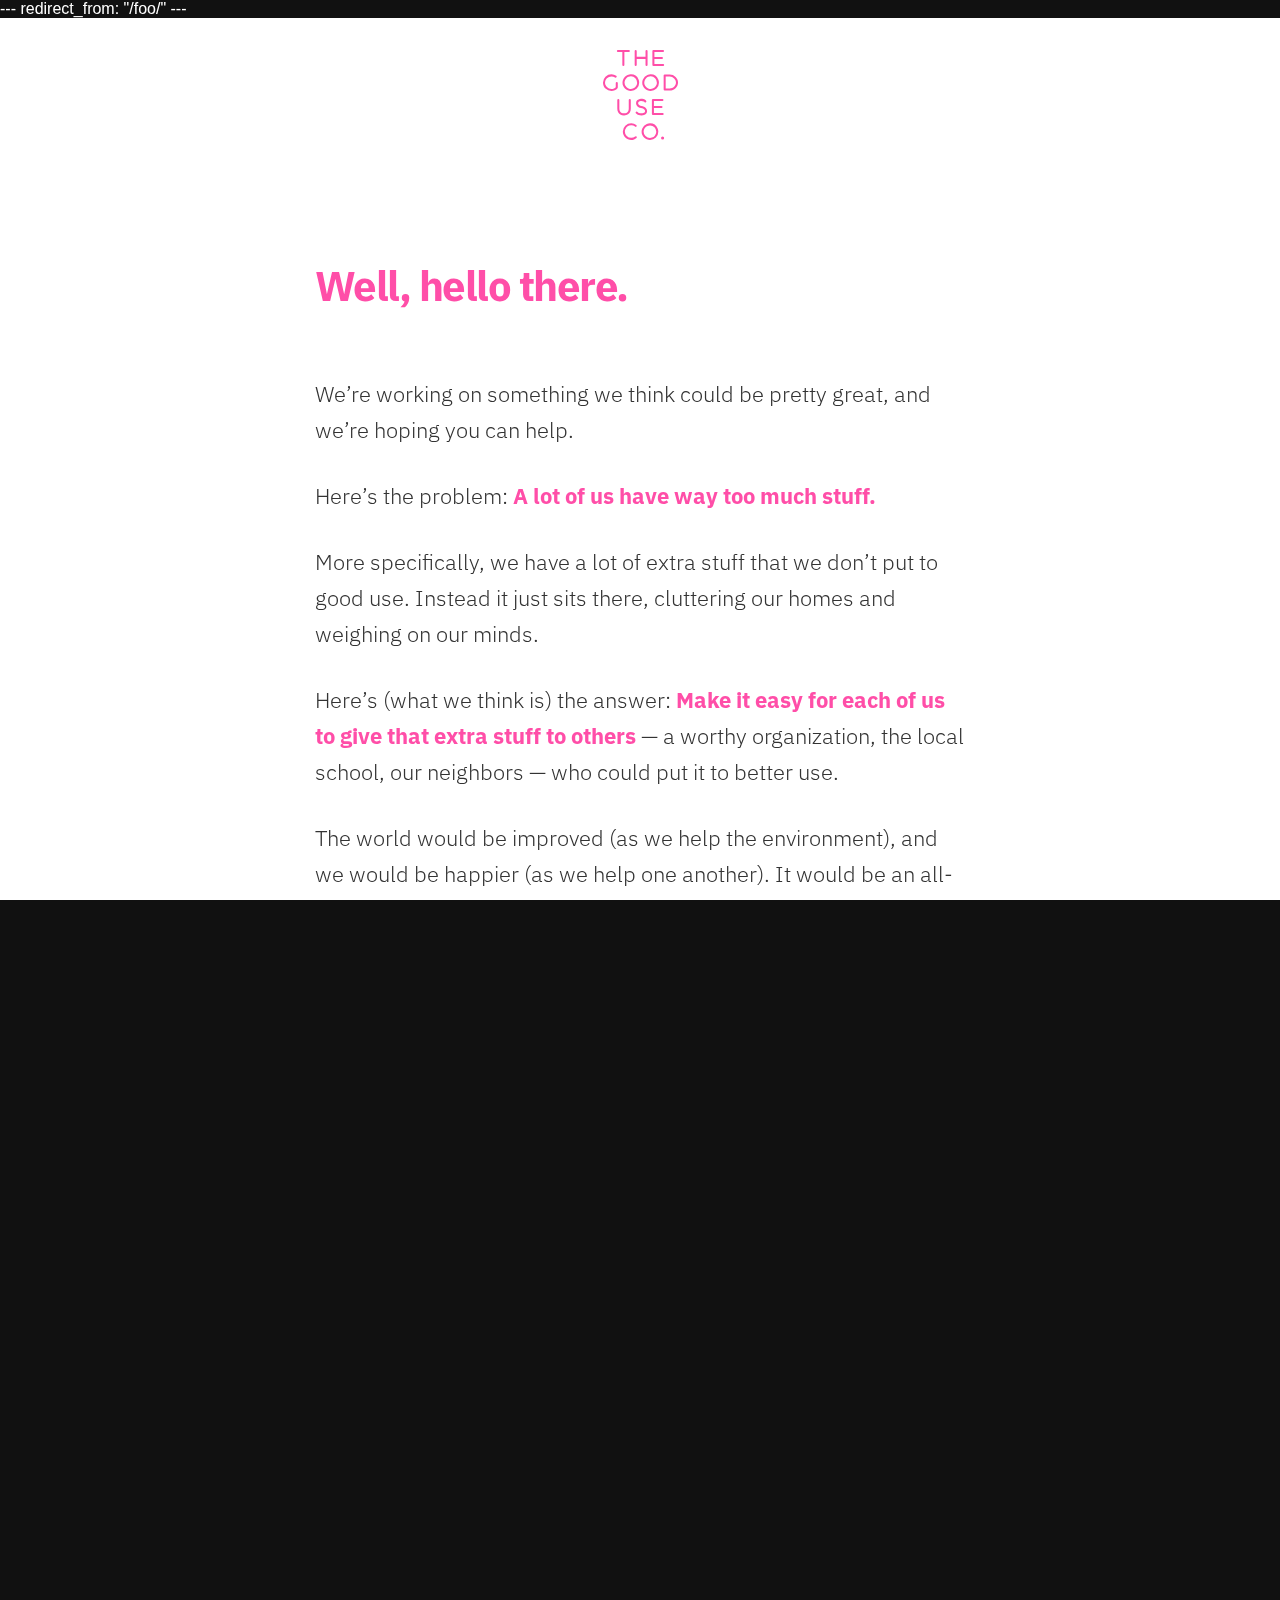
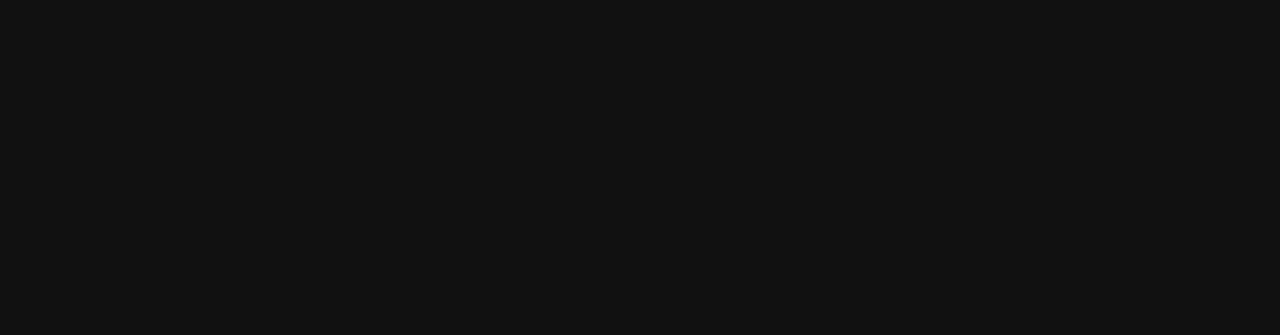
<file: index.html>
---
redirect_from: "/foo/"
---
<!doctype html>
<html>
	<head>
		
		<!-- Global site tag (gtag.js) - Google Analytics -->
<script async src="https://www.googletagmanager.com/gtag/js?id=UA-143888859-1"></script>
<script>
  window.dataLayer = window.dataLayer || [];
  function gtag(){dataLayer.push(arguments);}
  gtag('js', new Date());

  gtag('config', 'UA-143888859-1');
</script>


		<meta charset="UTF-8">
		<meta name="viewport" content="width=device-width, height=device-height, initial-scale=1.0, viewport-fit=cover">
		<meta name="apple-mobile-web-app-capable" content="yes" />

		<!-- Page Title -->
		<title>Good Use</title>

		<!-- Compressed Styles -->
		<link href="css/slides.min.css?422331" rel="stylesheet" type="text/css">

	<!-- Custom Styles -->
	<link href="css/custom.css" rel="stylesheet" type="text/css">

	<!-- jQuery 3.3.1 -->
	<script src="https://ajax.googleapis.com/ajax/libs/jquery/3.3.1/jquery.min.js"></script>

	<!-- Compressed Scripts -->
	<script src="js/slides.min.js?422331" type="text/javascript"></script>

	<!-- Custom Scripts -->
	<!-- <script src="js/custom.js" type="text/javascript"></script> -->

	<!-- Fonts and Material Icons -->
		<link href="https://fonts.googleapis.com/css?family=IBM+Plex+Sans:400,600,700&display=swap" rel="stylesheet">
	</head>

	<body class="slides scroll simplifiedMobile noPreload animated">

		<!-- Slide 1 (#10) -->
		<section class="slide whiteSlide">
			<div class="nav">
				<div class="hideForMobile">
					<img src="assets/img/good-use-co-logo-vertical.svg" alt="" class="logo">
				</div>

				<div class="showForMobile" style="display:none">
					<img src="assets/img/good-use-co-logo-horizontal.svg" alt="" class="logo-mobile">
				</div>
			</div>

		  <div class="content">
		    <div class="container">
		      <div class="wrap manifesto">

		        <div class="fix-7-12">
		          <h1 class="ae-1">Well,&nbsp;hello&nbsp;there.</h1>
		          <p class="ae-2">We’re working on something we think could be pretty great, and we’re hoping you can help.</p>
							<div class="content-block">
								<p class="ae-3">Here’s the problem: <span class="highlight">A lot of us have way too much stuff.</span></p>
								<p class="ae-4">More specifically, we have a lot of extra stuff that we don’t put to good use. Instead it just sits there, cluttering our homes and weighing on our minds.</p>
							</div>
							<div class="content-block">
								<p class="ae-5">Here’s (what we think is) the answer: <span class="highlight">Make it easy for each of us to give that extra stuff to others</span> — a worthy organization, the local school, our neighbors — who could put it to better use.</p>
								<p class="ae-7">The world would be improved (as we help the environment), and we would be happier (as we help one another). It would be an all-around Very Good Thing™.</p>
							</div>
							<p class="ae-8 highlight">Now here's where you come in...</p>
							<p class="ae-9">One reason people don’t give more readily is they simply don’t know about the many great (often smaller) organizations doing good work who have many, many things they could put to good use. Everyone knows about the big names, <strong>but smaller organizations struggle to get the word out about their needs. That’s something we’d like to fix.</strong></p>
							<p class="ae-10">But to do that, we need your help. We want the world to know about your organization and the things you need to achieve your mission and make the world a better place. But before we can tell the world, we need you to tell us.</p>
							<p class="ae-10">So, care to be a part of this thing we’re doing? (We hope you will.) If so, the next step is an easy one: Answer a few short questions and we'll get in touch with you!</p>
							<a href="https://gooduse.typeform.com/to/nlJbe8" class="ae-10 button survey-cta">Tell me more</a>

							<div class="ae-10 signature">
								<p>Talk to you soon!</p>
								<p>The Good Use Team</p>
							</div>
		        </div>

		      </div>
		    </div>
		  </div>

		  <div class="footer">
		  	<ul class="fix-7-12">
		  		<li><a href="copyright-policy">Copyright Dispute Policy</a></li>
		  		<li><a href="privacy-policy">Privacy Policy</a></li>
		  		<li><a href="terms-of-use">Terms of Use</a></li>
		  	</ul>
		  </div>
		</section>


	</body>
</html>
</file>
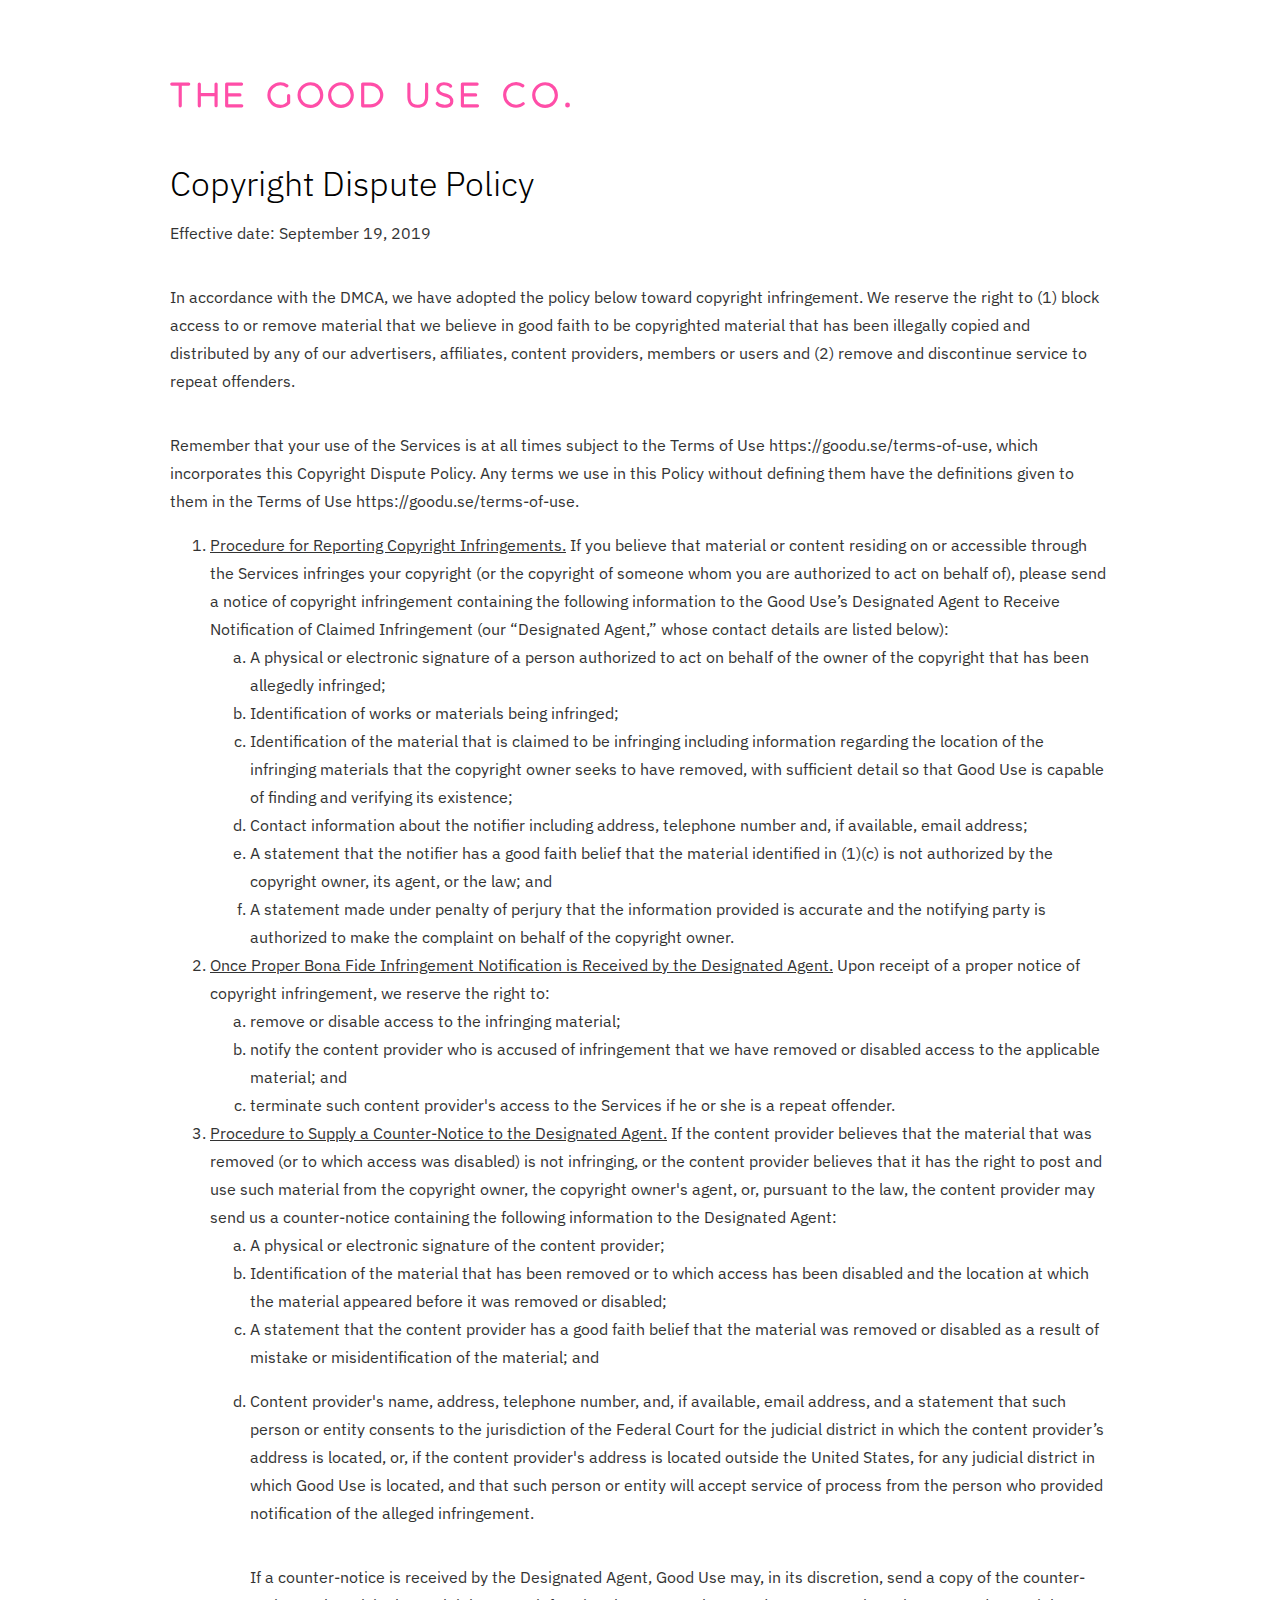
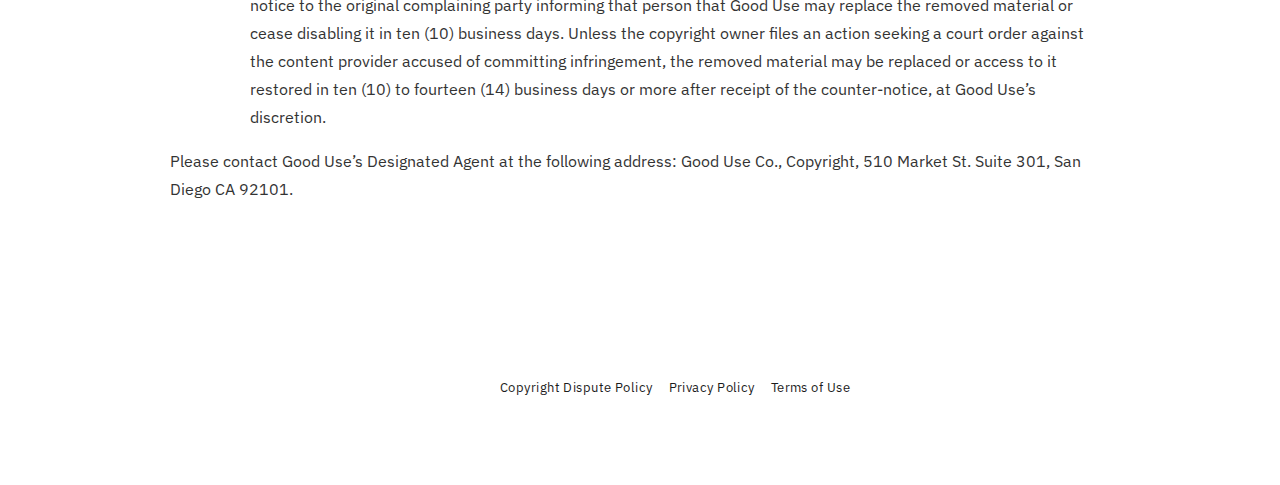
<file: copyright-policy/index.html>
<!doctype html>
<html>
	<head>
		
		<!-- Global site tag (gtag.js) - Google Analytics -->
<script async src="https://www.googletagmanager.com/gtag/js?id=UA-143888859-1"></script>
<script>
  window.dataLayer = window.dataLayer || [];
  function gtag(){dataLayer.push(arguments);}
  gtag('js', new Date());

  gtag('config', 'UA-143888859-1');
</script>


		<meta charset="UTF-8">
		<meta name="viewport" content="width=device-width, height=device-height, initial-scale=1.0, viewport-fit=cover">
		<meta name="apple-mobile-web-app-capable" content="yes" />

		<!-- Page Title -->
		<title>Good Use</title>

		<!-- Custom Styles -->
		<link href="../css/legal.css" rel="stylesheet" type="text/css">

		<!-- jQuery 3.3.1 -->
		<script src="https://ajax.googleapis.com/ajax/libs/jquery/3.3.1/jquery.min.js"></script>

		<!-- Compressed Scripts -->
		<script src="../js/slides.min.js?422331" type="text/javascript"></script>

		<!-- Custom Scripts -->
		<!-- <script src="js/custom.js" type="text/javascript"></script> -->

		<!-- Fonts and Material Icons -->
		<link href="https://fonts.googleapis.com/css?family=IBM+Plex+Sans:400,600,700&display=swap" rel="stylesheet">
	</head>

	<body class="static">

		<section class="static">
			<div class="nav">
				<img src="../assets/img/good-use-co-logo-horizontal.svg" alt="Good Use Co">
			</div>

		  <div class="content">
		    <div class="container">

		    		<h2>Copyright Dispute Policy</h2>

		        <p>Effective date: September 19, 2019</p>
						<p>In accordance with the DMCA, we have adopted the policy below toward copyright infringement.  We reserve the right to (1) block access to or remove material that we believe in good faith to be copyrighted material that has been illegally copied and distributed by any of our advertisers, affiliates, content providers, members or users and (2) remove and discontinue service to repeat offenders.</p>
						<p>Remember that your use of the Services is at all times subject to the Terms of Use https://goodu.se/terms-of-use, which incorporates this Copyright Dispute Policy.  Any terms we use in this Policy without defining them have the definitions given to them in the Terms of Use https://goodu.se/terms-of-use.</p>

						<ol>
							<li>
								<u>Procedure for Reporting Copyright Infringements.</u> If you believe that material or content residing on or accessible through the Services infringes your copyright (or the copyright of someone whom you are authorized to act on behalf of), please send a notice of copyright infringement containing the following information to the Good Use’s Designated Agent to Receive Notification of Claimed Infringement (our “Designated Agent,” whose contact details are listed below):
								<ol type="a">
									<li>A physical or electronic signature of a person authorized to act on behalf of the owner of the copyright that has been allegedly infringed;</li>
									<li>Identification of works or materials being infringed;</li>
									<li>Identification of the material that is claimed to be infringing including information regarding the location of the infringing materials that the copyright owner seeks to have removed, with sufficient detail so that Good Use is capable of finding and verifying its existence;</li>
									<li>Contact information about the notifier including address, telephone number and, if available, email address;</li>
									<li>A statement that the notifier has a good faith belief that the material identified in (1)(c) is not authorized by the copyright owner, its agent, or the law; and</li>
									<li>A statement made under penalty of perjury that the information provided is accurate and the notifying party is authorized to make the complaint on behalf of the copyright owner.</li>
								</ol>
							</li>
							
							<li>
								<u>Once Proper Bona Fide Infringement Notification is Received by the Designated Agent.</u>  Upon receipt of a proper notice of copyright infringement, we reserve the right to:
								<ol type="a">
									<li>remove or disable access to the infringing material;</li>
									<li>notify the content provider who is accused of infringement that we have removed or disabled access to the applicable material; and</li>
									<li>terminate such content provider's access to the Services if he or she is a repeat offender.</li>
								</ol>
							</li>

							<li>
								<u>Procedure to Supply a Counter-Notice to the Designated Agent.</u>  If the content provider believes that the material that was removed (or to which access was disabled) is not infringing, or the content provider believes that it has the right to post and use such material from the copyright owner, the copyright owner's agent, or, pursuant to the law, the content provider may send us a counter-notice containing the following information to the Designated Agent:
								<ol type="a">
									<li>A physical or electronic signature of the content provider;</li>
									<li>Identification of the material that has been removed or to which access has been disabled and the location at which the material appeared before it was removed or disabled;</li>
									<li>A statement that the content provider has a good faith belief that the material was removed or disabled as a result of mistake or misidentification of the material; and</li>
									<li>
										<p>Content provider's name, address, telephone number, and, if available, email address, and a statement that such person or entity consents to the jurisdiction of the Federal Court for the judicial district in which the content provider’s address is located, or, if the content provider's address is located outside the United States, for any judicial district in which Good Use is located, and that such person or entity will accept service of process from the person who provided notification of the alleged infringement.</p>
										<p>If a counter-notice is received by the Designated Agent, Good Use may, in its discretion, send a copy of the counter-notice to the original complaining party informing that person that Good Use may replace the removed material or cease disabling it in ten (10) business days. Unless the copyright owner files an action seeking a court order against the content provider accused of committing infringement, the removed material may be replaced or access to it restored in ten (10) to fourteen (14) business days or more after receipt of the counter-notice, at Good Use’s discretion.</p>
									</li>
								</ol>
							</li>
						</ol>
						
						<p>Please contact Good Use’s Designated Agent at the following address: Good Use Co., Copyright, 510 Market St. Suite 301, San Diego CA 92101.  </p>

		      </div>
		    </div>
		  </div>

		  <div class="footer">
		  	<ul>
		  		<li><a href="../copyright-policy">Copyright Dispute Policy</a></li>
		  		<li><a href="../privacy-policy">Privacy Policy</a></li>
		  		<li><a href="../terms-of-use">Terms of Use</a></li>
		  	</ul>
		  </div>
		</section>


	</body>
</html>
</file>
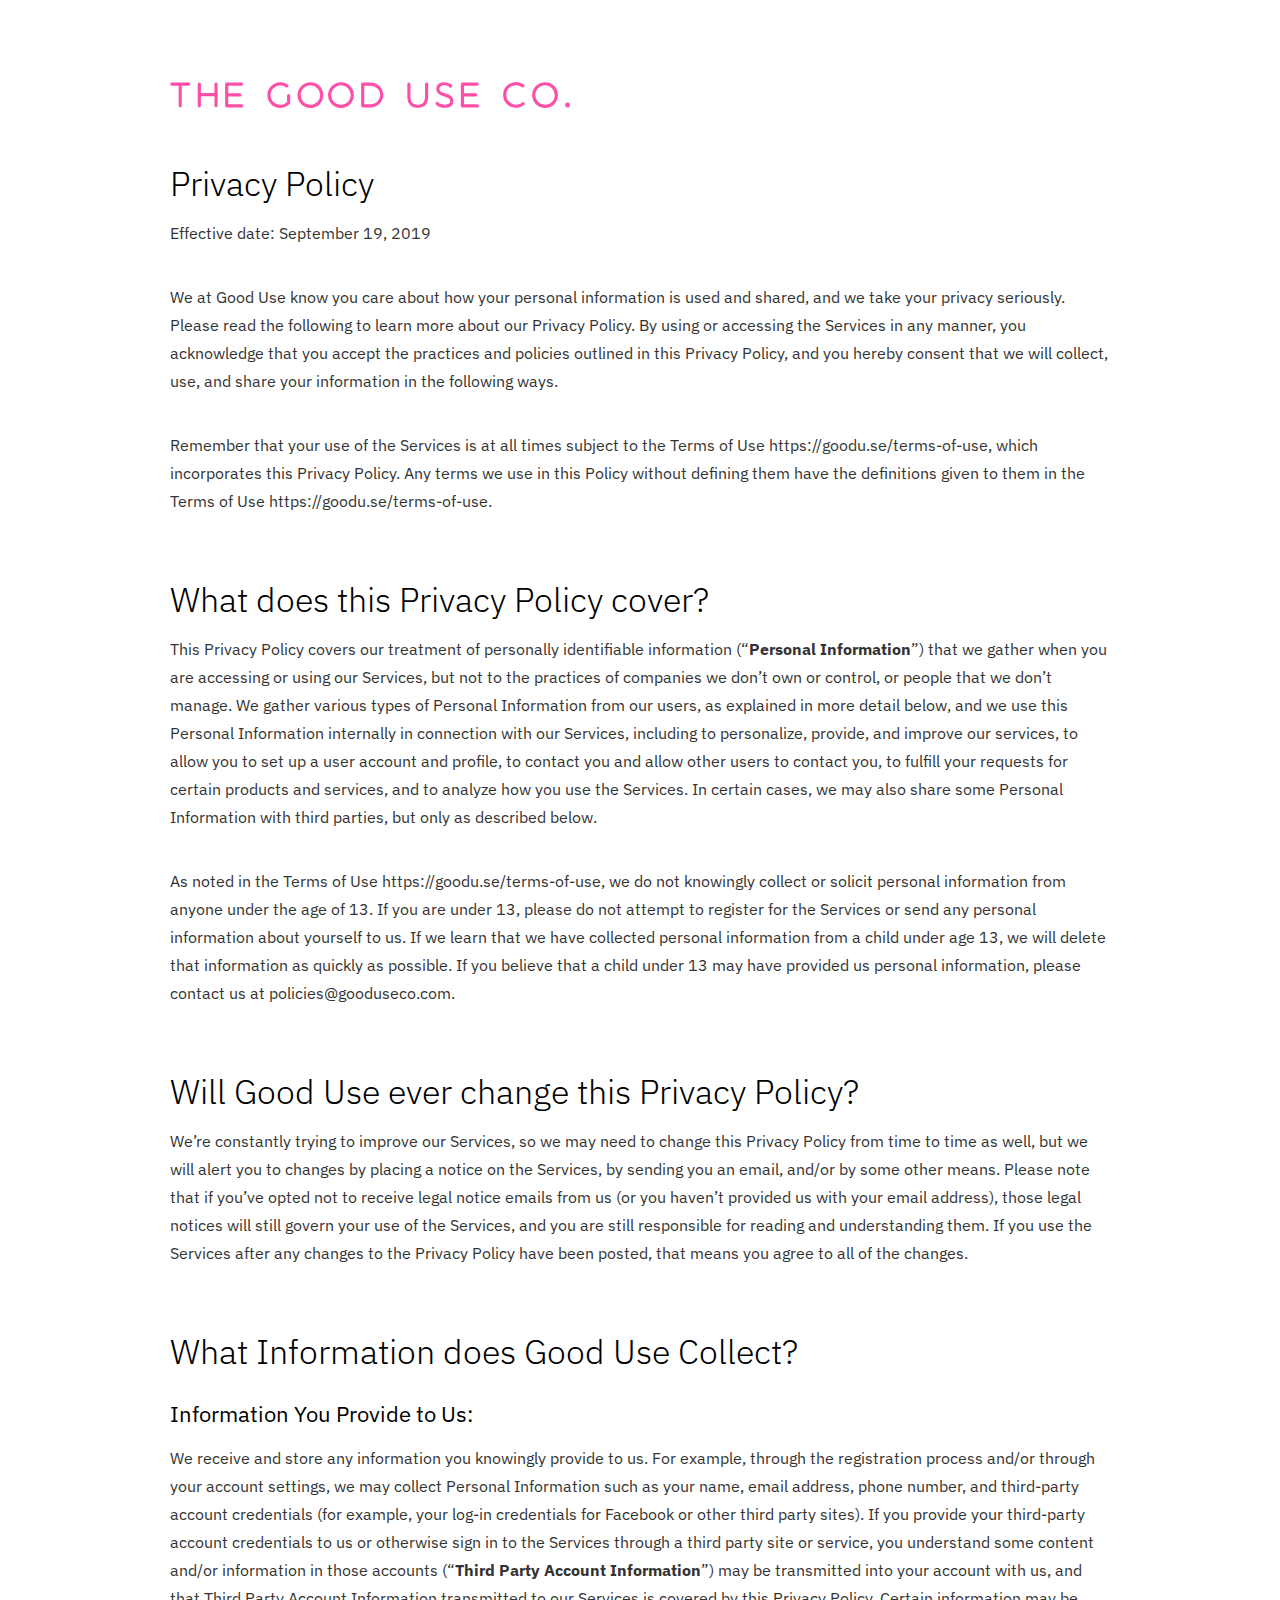
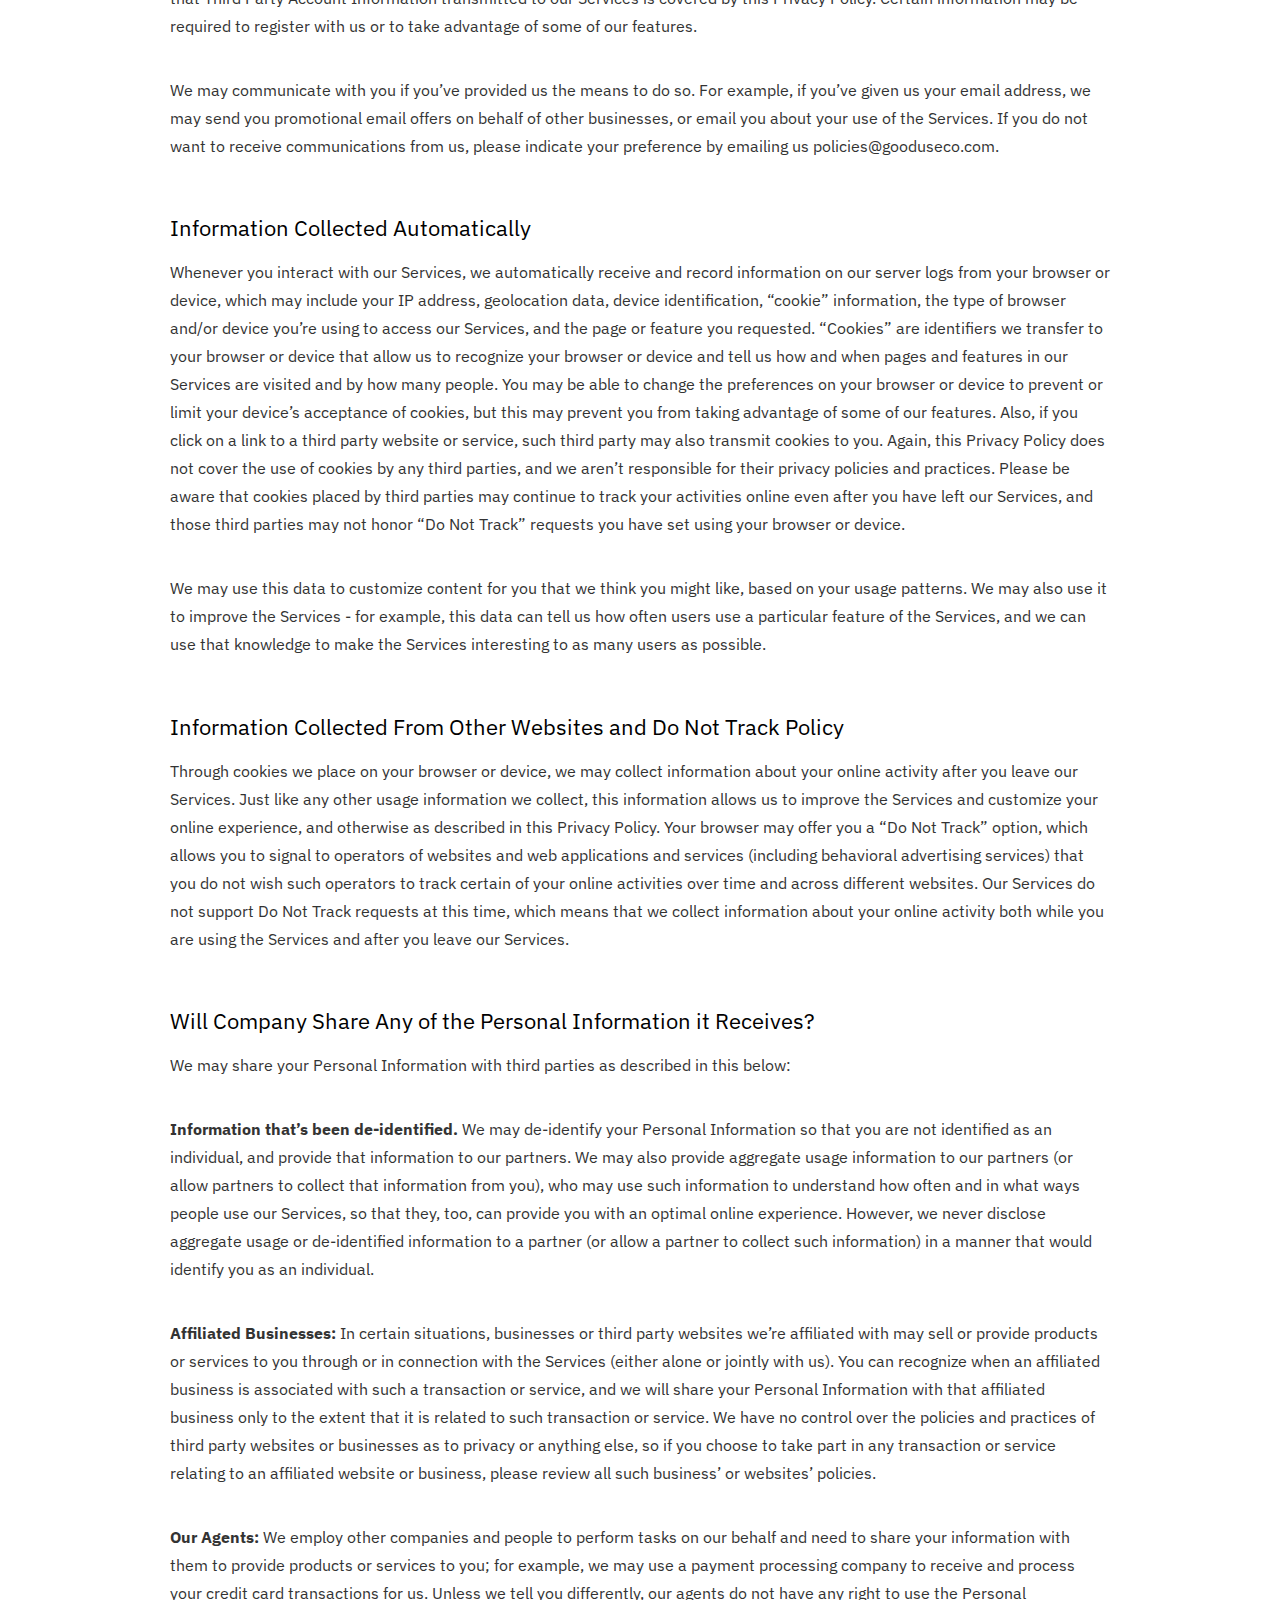
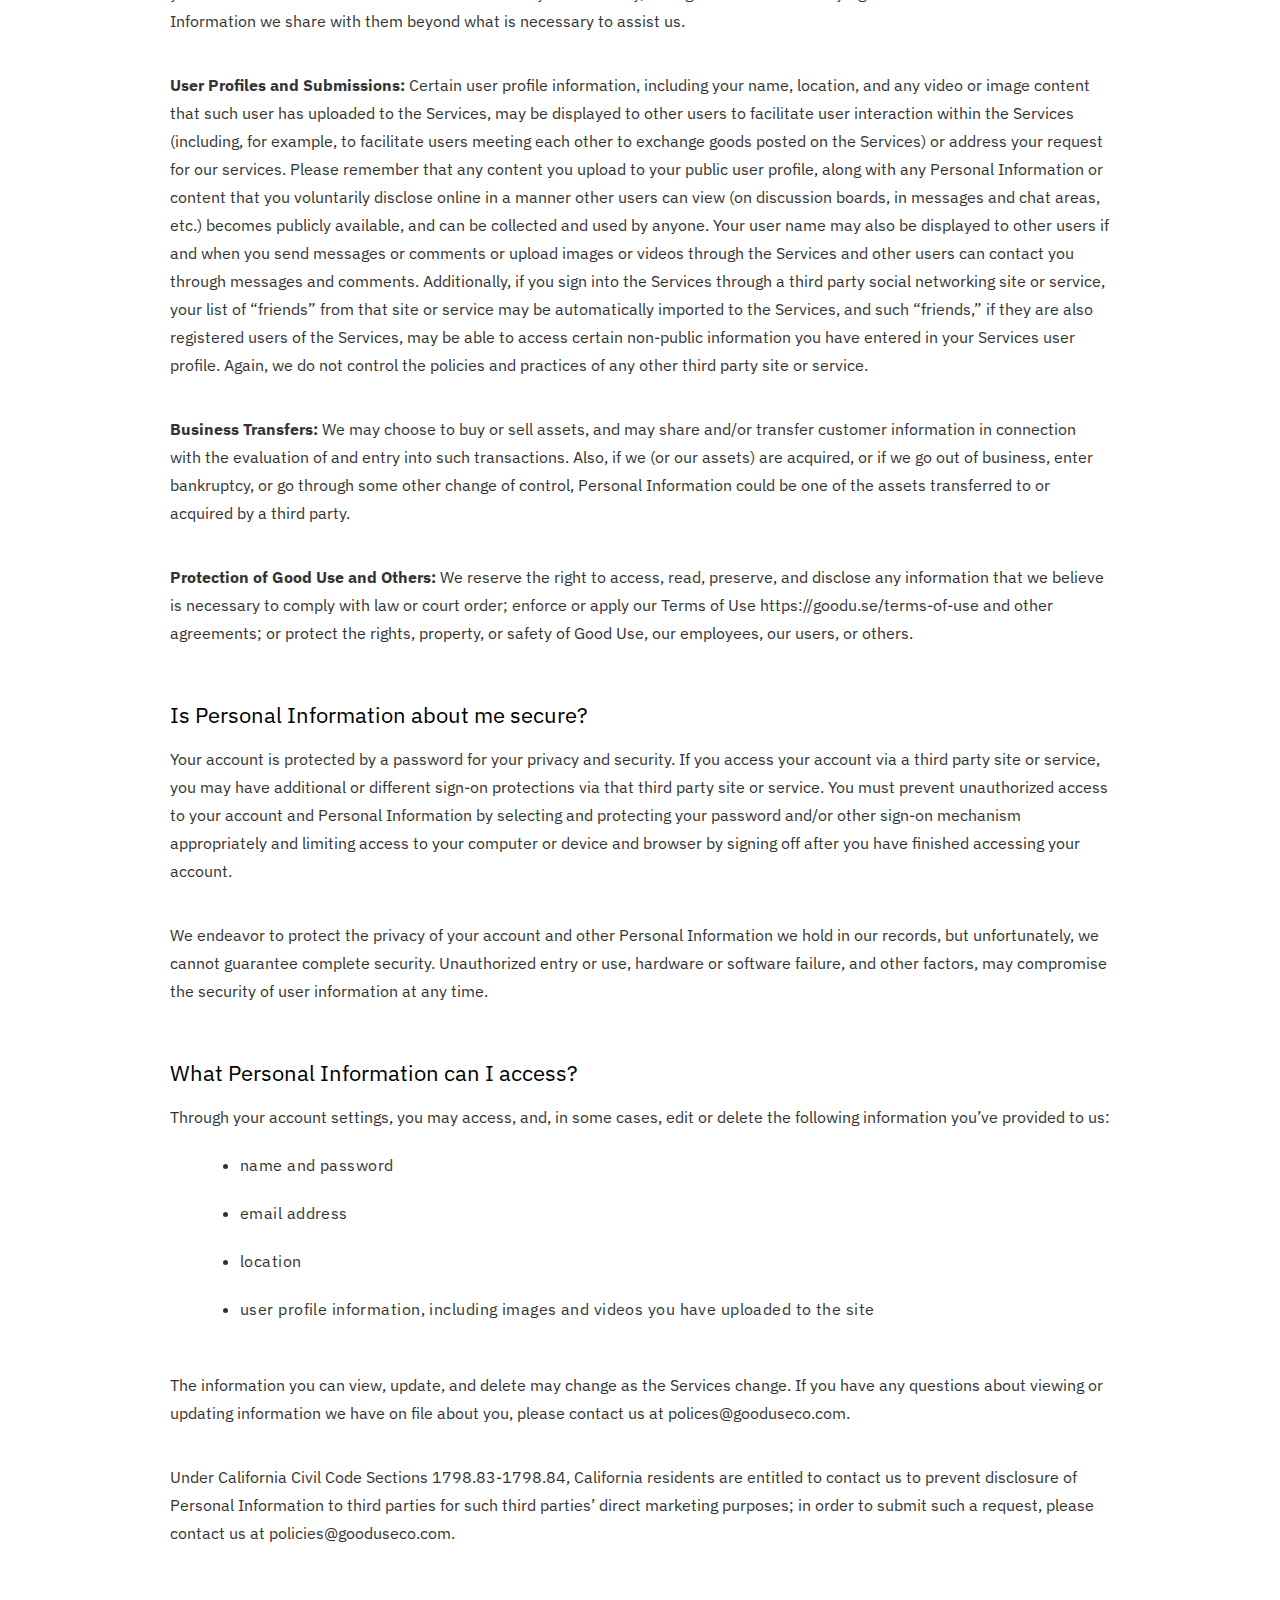
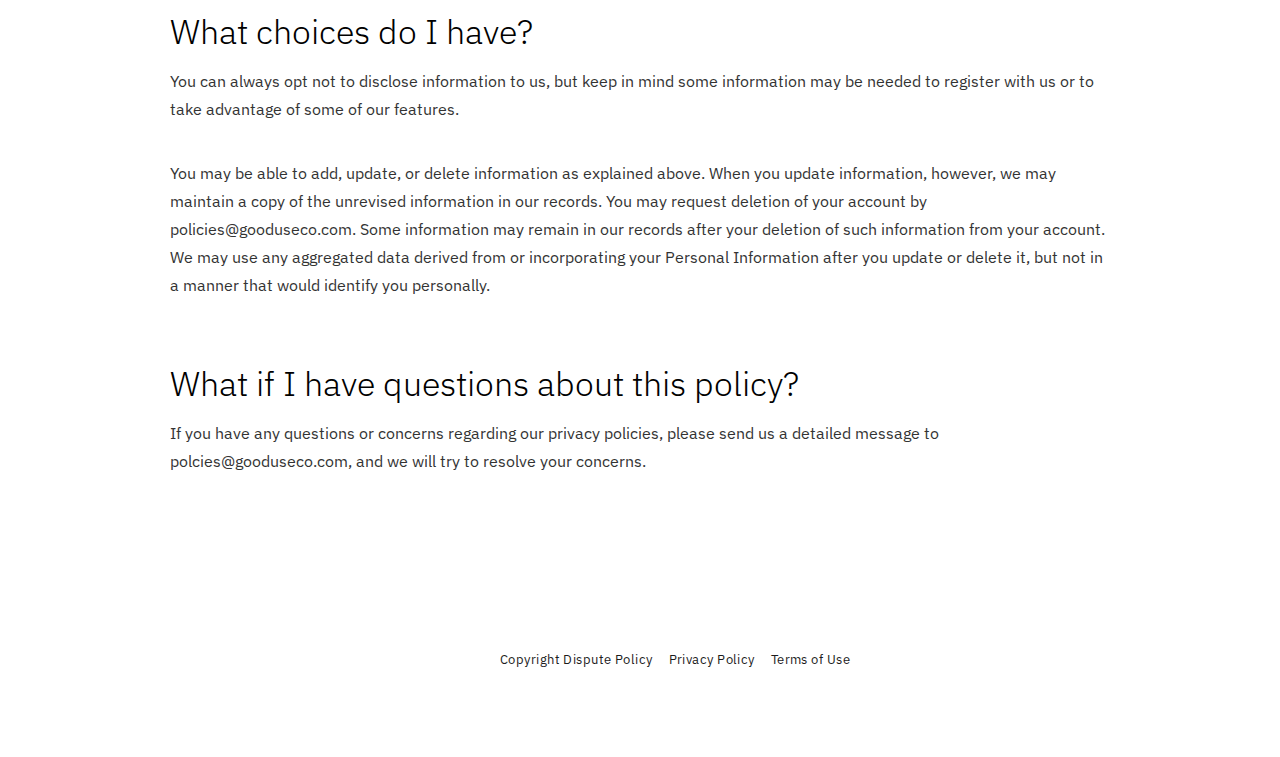
<file: privacy-policy/index.html>
<!doctype html>
<html>
	<head>
		
		<!-- Global site tag (gtag.js) - Google Analytics -->
<script async src="https://www.googletagmanager.com/gtag/js?id=UA-143888859-1"></script>
<script>
  window.dataLayer = window.dataLayer || [];
  function gtag(){dataLayer.push(arguments);}
  gtag('js', new Date());

  gtag('config', 'UA-143888859-1');
</script>


		<meta charset="UTF-8">
		<meta name="viewport" content="width=device-width, height=device-height, initial-scale=1.0, viewport-fit=cover">
		<meta name="apple-mobile-web-app-capable" content="yes" />

		<!-- Page Title -->
		<title>Good Use</title>

		<!-- Custom Styles -->
		<link href="../css/legal.css" rel="stylesheet" type="text/css">

		<!-- jQuery 3.3.1 -->
		<script src="https://ajax.googleapis.com/ajax/libs/jquery/3.3.1/jquery.min.js"></script>

		<!-- Compressed Scripts -->
		<script src="../js/slides.min.js?422331" type="text/javascript"></script>

		<!-- Custom Scripts -->
		<!-- <script src="js/custom.js" type="text/javascript"></script> -->

		<!-- Fonts and Material Icons -->
		<link href="https://fonts.googleapis.com/css?family=IBM+Plex+Sans:400,600,700&display=swap" rel="stylesheet">
	</head>

	<body class="static">

		<section class="static">
			<div class="nav">
				<img src="../assets/img/good-use-co-logo-horizontal.svg" alt="Good Use Co">
			</div>

		  <div class="content">
		    <div class="container">

		    		<h2>Privacy Policy</h2>

		        <p>Effective date: September 19, 2019</p>
						<p>We at Good Use know you care about how your personal information is used and shared, and we take your privacy seriously.  Please read the following to learn more about our Privacy Policy.  By using or accessing the Services in any manner, you acknowledge that you accept the practices and policies outlined in this Privacy Policy, and you hereby consent that we will collect, use, and share your information in the following ways.</p>
						<p>Remember that your use of the Services is at all times subject to the Terms of Use https://goodu.se/terms-of-use, which incorporates this Privacy Policy.  Any terms we use in this Policy without defining them have the definitions given to them in the Terms of Use https://goodu.se/terms-of-use.</p>

						<h3>What does this Privacy Policy cover?</h3>
						<p>This Privacy Policy covers our treatment of personally identifiable information (“<strong>Personal Information</strong>”) that we gather when you are accessing or using our Services, but not to the practices of companies we don’t own or control, or people that we don’t manage.  We gather various types of Personal Information from our users, as explained in more detail below, and we use this Personal Information internally in connection with our Services, including to personalize, provide, and improve our services, to allow you to set up a user account and profile, to contact you and allow other users to contact you, to fulfill your requests for certain products and services, and to analyze how you use the Services. In certain cases, we may also share some Personal Information with third parties, but only as described below.</p>
						<p>As noted in the Terms of Use https://goodu.se/terms-of-use, we do not knowingly collect or solicit personal information from anyone under the age of 13. If you are under 13, please do not attempt to register for the Services or send any personal information about yourself to us. If we learn that we have collected personal information from a child under age 13, we will delete that information as quickly as possible. If you believe that a child under 13 may have provided us personal information, please contact us at policies@gooduseco.com.</p>

						<h3>Will Good Use ever change this Privacy Policy?</h3>
						<p>We’re constantly trying to improve our Services, so we may need to change this Privacy Policy from time to time as well, but we will alert you to changes by placing a notice on the Services, by sending you an email, and/or by some other means.  Please note that if you’ve opted not to receive legal notice emails from us (or you haven’t provided us with your email address), those legal notices will still govern your use of the Services, and you are still responsible for reading and understanding them.  If you use the Services after any changes to the Privacy Policy have been posted, that means you agree to all of the changes.</p>
						
						<h3>What Information does Good Use Collect?</h3>
						<h4>Information You Provide to Us:</h4>
						<p>We receive and store any information you knowingly provide to us.  For example, through the registration process and/or through your account settings, we may collect Personal Information such as your name, email address, phone number, and third-party account credentials (for example, your log-in credentials for Facebook or other third party sites). If you provide your third-party account credentials to us or otherwise sign in to the Services through a third party site or service, you understand some content and/or information in those accounts (“<strong>Third Party Account Information</strong>”) may be transmitted into your account with us, and that Third Party Account Information transmitted to our Services is covered by this Privacy Policy.  Certain information may be required to register with us or to take advantage of some of our features.</p>
						<p>We may communicate with you if you’ve provided us the means to do so. For example, if you’ve given us your email address, we may send you promotional email offers on behalf of other businesses, or email you about your use of the Services.  If you do not want to receive communications from us, please indicate your preference by emailing us policies@gooduseco.com.</p>

						<h4>Information Collected Automatically</h4>
						<p>Whenever you interact with our Services, we automatically receive and record information on our server logs from your browser or device, which may include your IP address, geolocation data, device identification, “cookie” information, the type of browser and/or device you’re using to access our Services, and the page or feature you requested. “Cookies” are identifiers we transfer to your browser or device that allow us to recognize your browser or device and tell us how and when pages and features in our Services are visited and by how many people.  You may be able to change the preferences on your browser or device to prevent or limit your device’s acceptance of cookies, but this may prevent you from taking advantage of some of our features.  Also, if you click on a link to a third party website or service, such third party may also transmit cookies to you.  Again, this Privacy Policy does not cover the use of cookies by any third parties, and we aren’t responsible for their privacy policies and practices. Please be aware that cookies placed by third parties may continue to track your activities online even after you have left our Services, and those third parties may not honor “Do Not Track” requests you have set using your browser or device.</p>
						<p>We may use this data to customize content for you that we think you might like, based on your usage patterns.  We may also use it to improve the Services - for example, this data can tell us how often users use a particular feature of the Services, and we can use that knowledge to make the Services interesting to as many users as possible. </p>

						<h4>Information Collected From Other Websites and Do Not Track Policy</h4>
						<p>Through cookies we place on your browser or device, we may collect information about your online activity after you leave our Services.  Just like any other usage information we collect, this information allows us to improve the Services and customize your online experience, and otherwise as described in this Privacy Policy.  Your browser may offer you a “Do Not Track” option, which allows you to signal to operators of websites and web applications and services (including behavioral advertising services) that you do not wish such operators to track certain of your online activities over time and across different websites.  Our Services do not support Do Not Track requests at this time, which means that we collect information about your online activity both while you are using the Services and after you leave our Services.</p>
						
						<h4>Will Company Share Any of the Personal Information it Receives?</h4>
						<p>We may share your Personal Information with third parties as described in this below:</p>
						<p><strong>Information that’s been de-identified.</strong>  We may de-identify your Personal Information so that you are not identified as an individual, and provide that information to our partners. We may also provide aggregate usage information to our partners (or allow partners to collect that information from you), who may use such information to understand how often and in what ways people use our Services, so that they, too, can provide you with an optimal online experience. However, we never disclose aggregate usage or de-identified information to a partner (or allow a partner to collect such information) in a manner that would identify you as an individual.</p>
						<p><strong>Affiliated Businesses:</strong> In certain situations, businesses or third party websites we’re affiliated with may sell or provide products or services to you through or in connection with the Services (either alone or jointly with us).  You can recognize when an affiliated business is associated with such a transaction or service, and we will share your Personal Information with that affiliated business only to the extent that it is related to such transaction or service.  We have no control over the policies and practices of third party websites or businesses as to privacy or anything else, so if you choose to take part in any transaction or service relating to an affiliated website or business, please review all such business’ or websites’ policies.</p>
						<p><strong>Our Agents:</strong> We employ other companies and people to perform tasks on our behalf and need to share your information with them to provide products or services to you; for example, we may use a payment processing company to receive and process your credit card transactions for us.  Unless we tell you differently, our agents do not have any right to use the Personal Information we share with them beyond what is necessary to assist us.</p>
						<p><strong>User Profiles and Submissions:</strong> Certain user profile information, including your name, location, and any video or image content that such user has uploaded to the Services, may be displayed to other users to facilitate user interaction within the Services (including, for example, to facilitate users meeting each other to exchange goods posted on the Services) or address your request for our services.  Please remember that any content you upload to your public user profile, along with any Personal Information or content that you voluntarily disclose online in a manner other users can view (on discussion boards, in messages and chat areas, etc.) becomes publicly available, and can be collected and used by anyone.  Your user name may also be displayed to other users if and when you send messages or comments or upload images or videos through the Services and other users can contact you through messages and comments. Additionally, if you sign into the Services through a third party social networking site or service, your list of “friends” from that site or service may be automatically imported to the Services, and such “friends,” if they are also registered users of the Services, may be able to access certain non-public information you have entered in your Services user profile.  Again, we do not control the policies and practices of any other third party site or service.</p>
						<p><strong>Business Transfers:</strong> We may choose to buy or sell assets, and may share and/or transfer customer information in connection with the evaluation of and entry into such transactions.  Also, if we (or our assets) are acquired, or if we go out of business, enter bankruptcy, or go through some other change of control, Personal Information could be one of the assets transferred to or acquired by a third party.</p>
						<p><strong>Protection of Good Use and Others:</strong> We reserve the right to access, read, preserve, and disclose any information that we believe is necessary to comply with law or court order; enforce or apply our Terms of Use https://goodu.se/terms-of-use and other agreements; or protect the rights, property, or safety of Good Use, our employees, our users, or others.</p>

						<h4>Is Personal Information about me secure?</h4>
						<p>Your account is protected by a password for your privacy and security.  If you access your account via a third party site or service, you may have additional or different sign-on protections via that third party site or service.  You must prevent unauthorized access to your account and Personal Information by selecting and protecting your password and/or other sign-on mechanism appropriately and limiting access to your computer or device and browser by signing off after you have finished accessing your account.</p>
						<p>We endeavor to protect the privacy of your account and other Personal Information we hold in our records, but unfortunately, we cannot guarantee complete security.  Unauthorized entry or use, hardware or software failure, and other factors, may compromise the security of user information at any time. </p>

						<h4>What Personal Information can I access?</h4>
						<p>Through your account settings, you may access, and, in some cases, edit or delete the following information you’ve provided to us:</p>
						<ul>
							<li>name and password</li>
							<li>email address</li>
							<li>location</li>
							<li>user profile information, including images and videos you have uploaded to the site</li>
						</ul>
						<p>The information you can view, update, and delete may change as the Services change.  If you have any questions about viewing or updating information we have on file about you, please contact us at polices@gooduseco.com. </p>
						<p>Under California Civil Code Sections 1798.83-1798.84, California residents are entitled to contact us to prevent disclosure of Personal Information to third parties for such third parties’ direct marketing purposes; in order to submit such a request, please contact us at policies@gooduseco.com.</p>

						<h3>What choices do I have?</h3>
						<p>You can always opt not to disclose information to us, but keep in mind some information may be needed to register with us or to take advantage of some of our features.</p>
						<p>You may be able to add, update, or delete information as explained above.  When you update information, however, we may maintain a copy of the unrevised information in our records.  You may request deletion of your account by policies@gooduseco.com.  Some information may remain in our records after your deletion of such information from your account. We may use any aggregated data derived from or incorporating your Personal Information after you update or delete it, but not in a manner that would identify you personally.</p>
						
						<h3>What if I have questions about this policy?</h3>
						<p>If you have any questions or concerns regarding our privacy policies, please send us a detailed message to polcies@gooduseco.com, and we will try to resolve your concerns.</p>
		      </div>
		    </div>
		  </div>

		  <div class="footer">
		  	<ul>
		  		<li><a href="../copyright-policy">Copyright Dispute Policy</a></li>
		  		<li><a href="../privacy-policy">Privacy Policy</a></li>
		  		<li><a href="../terms-of-use">Terms of Use</a></li>
		  	</ul>
		  </div>
		</section>


	</body>
</html>
</file>
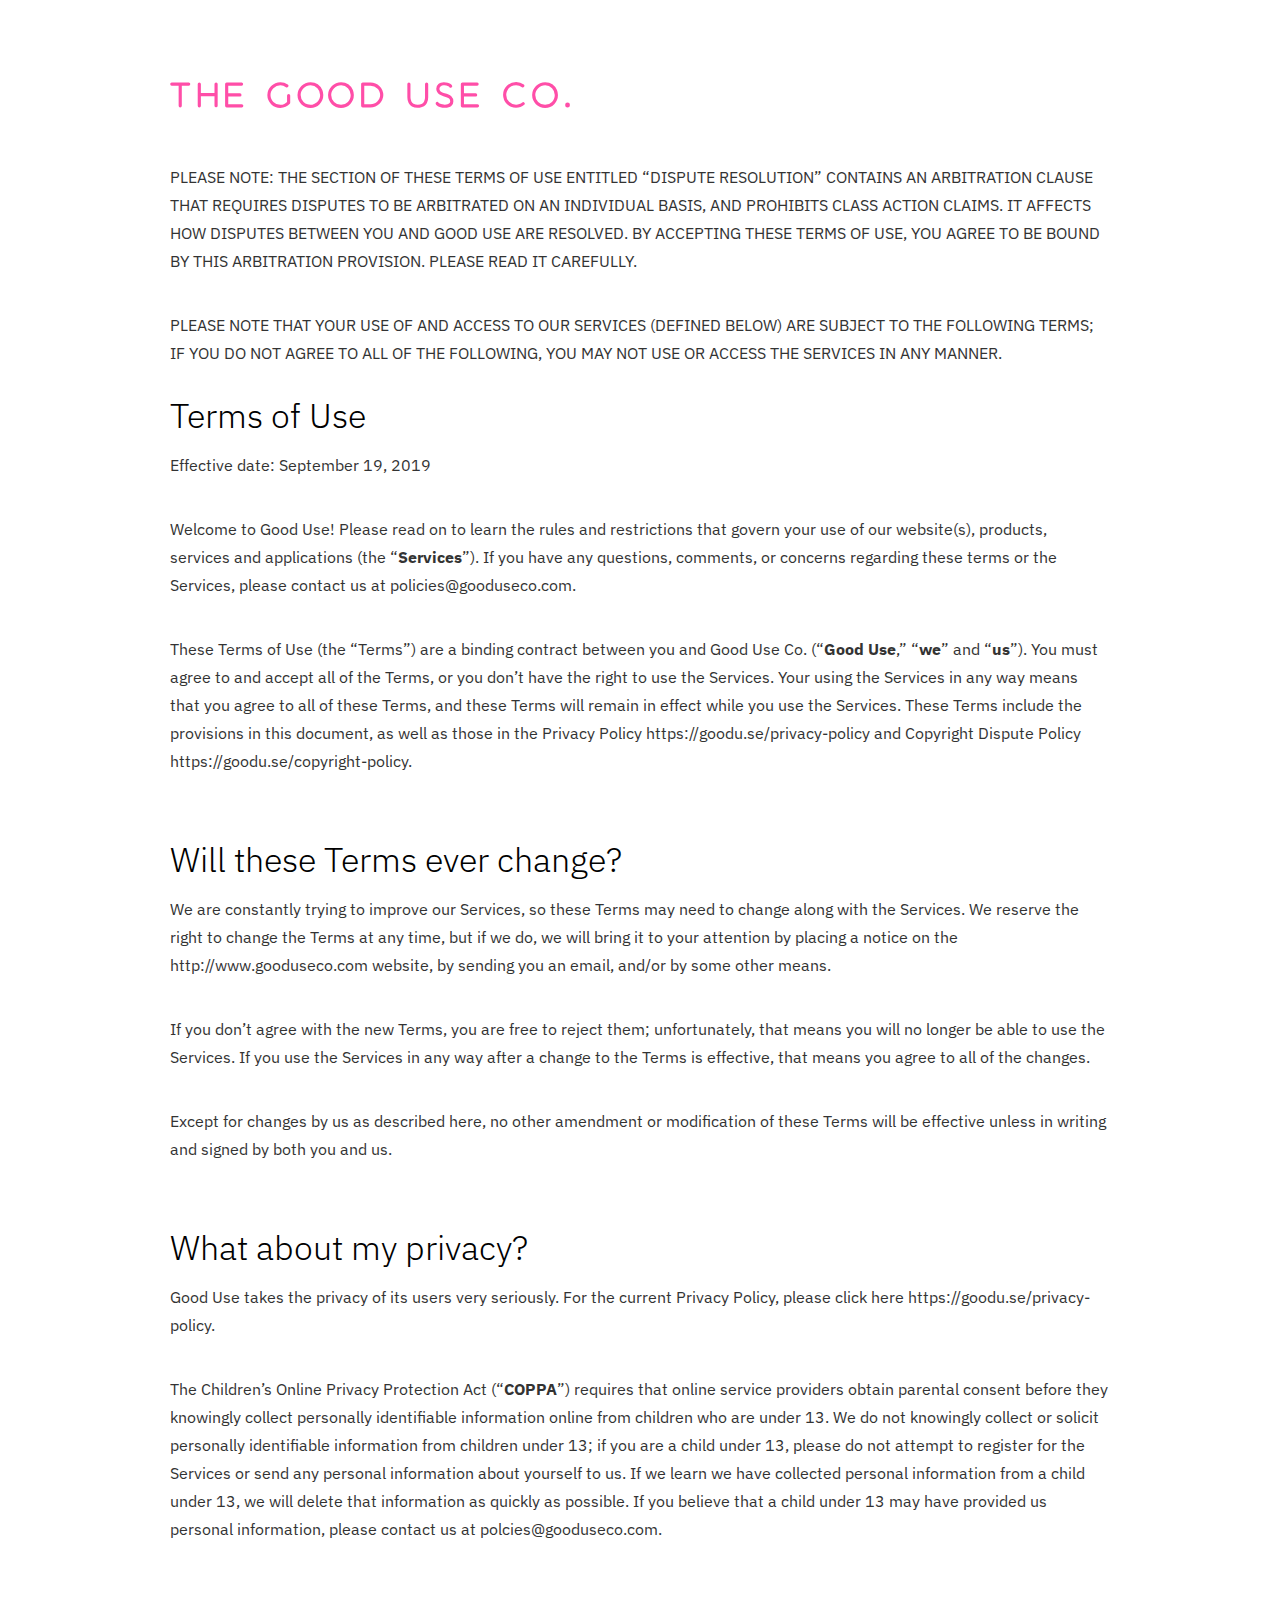
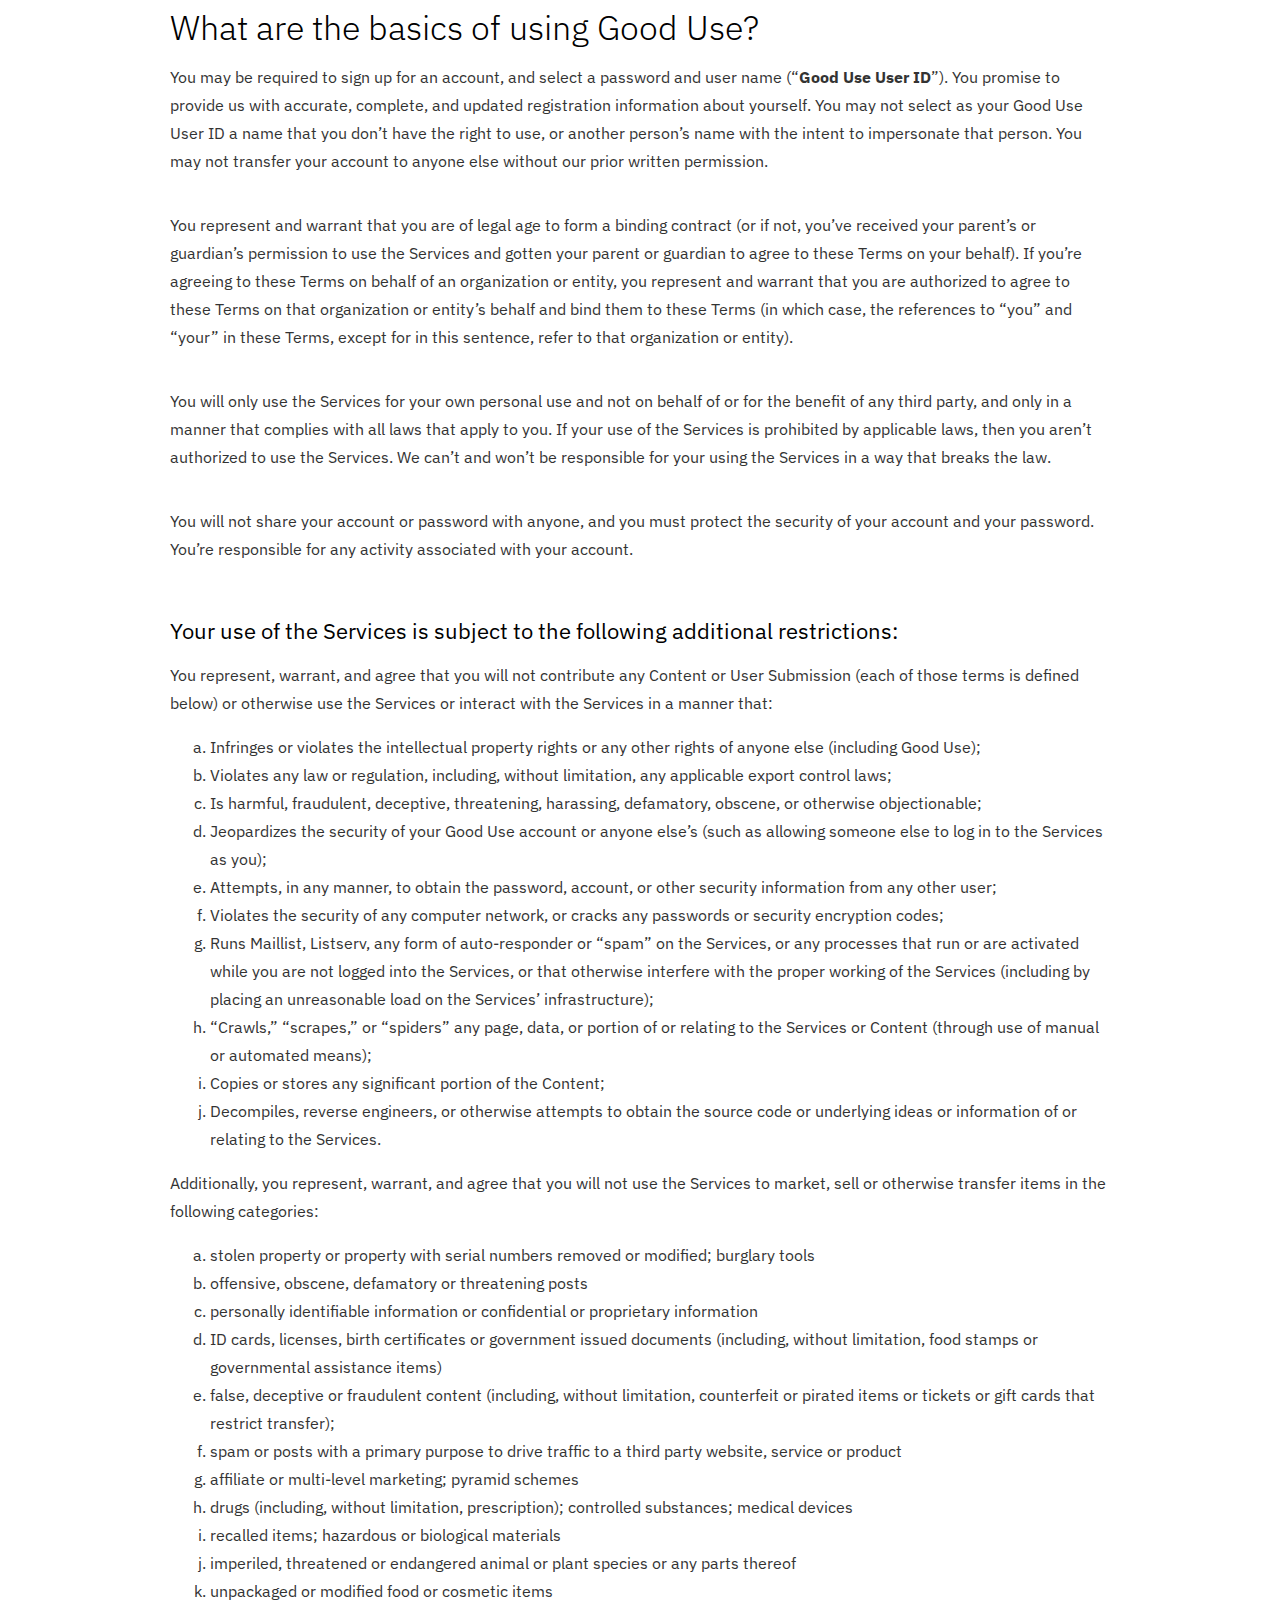
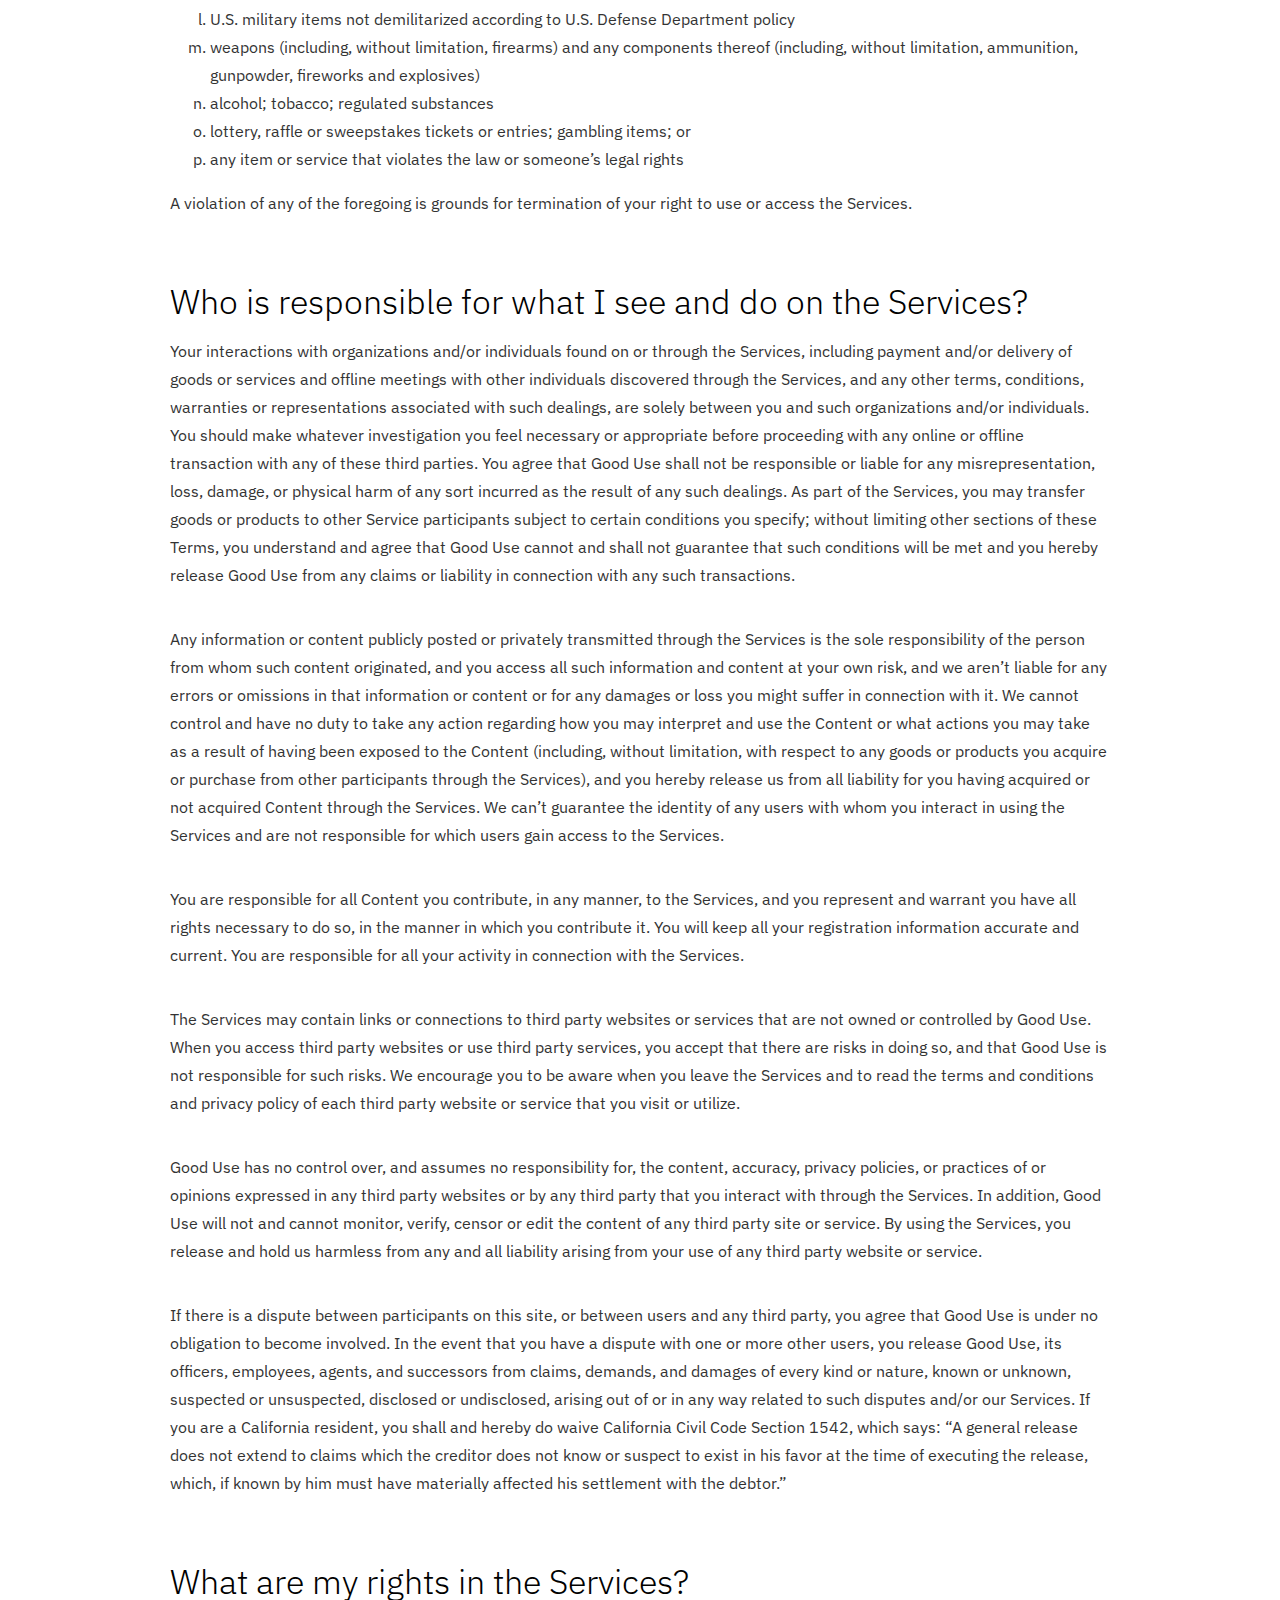
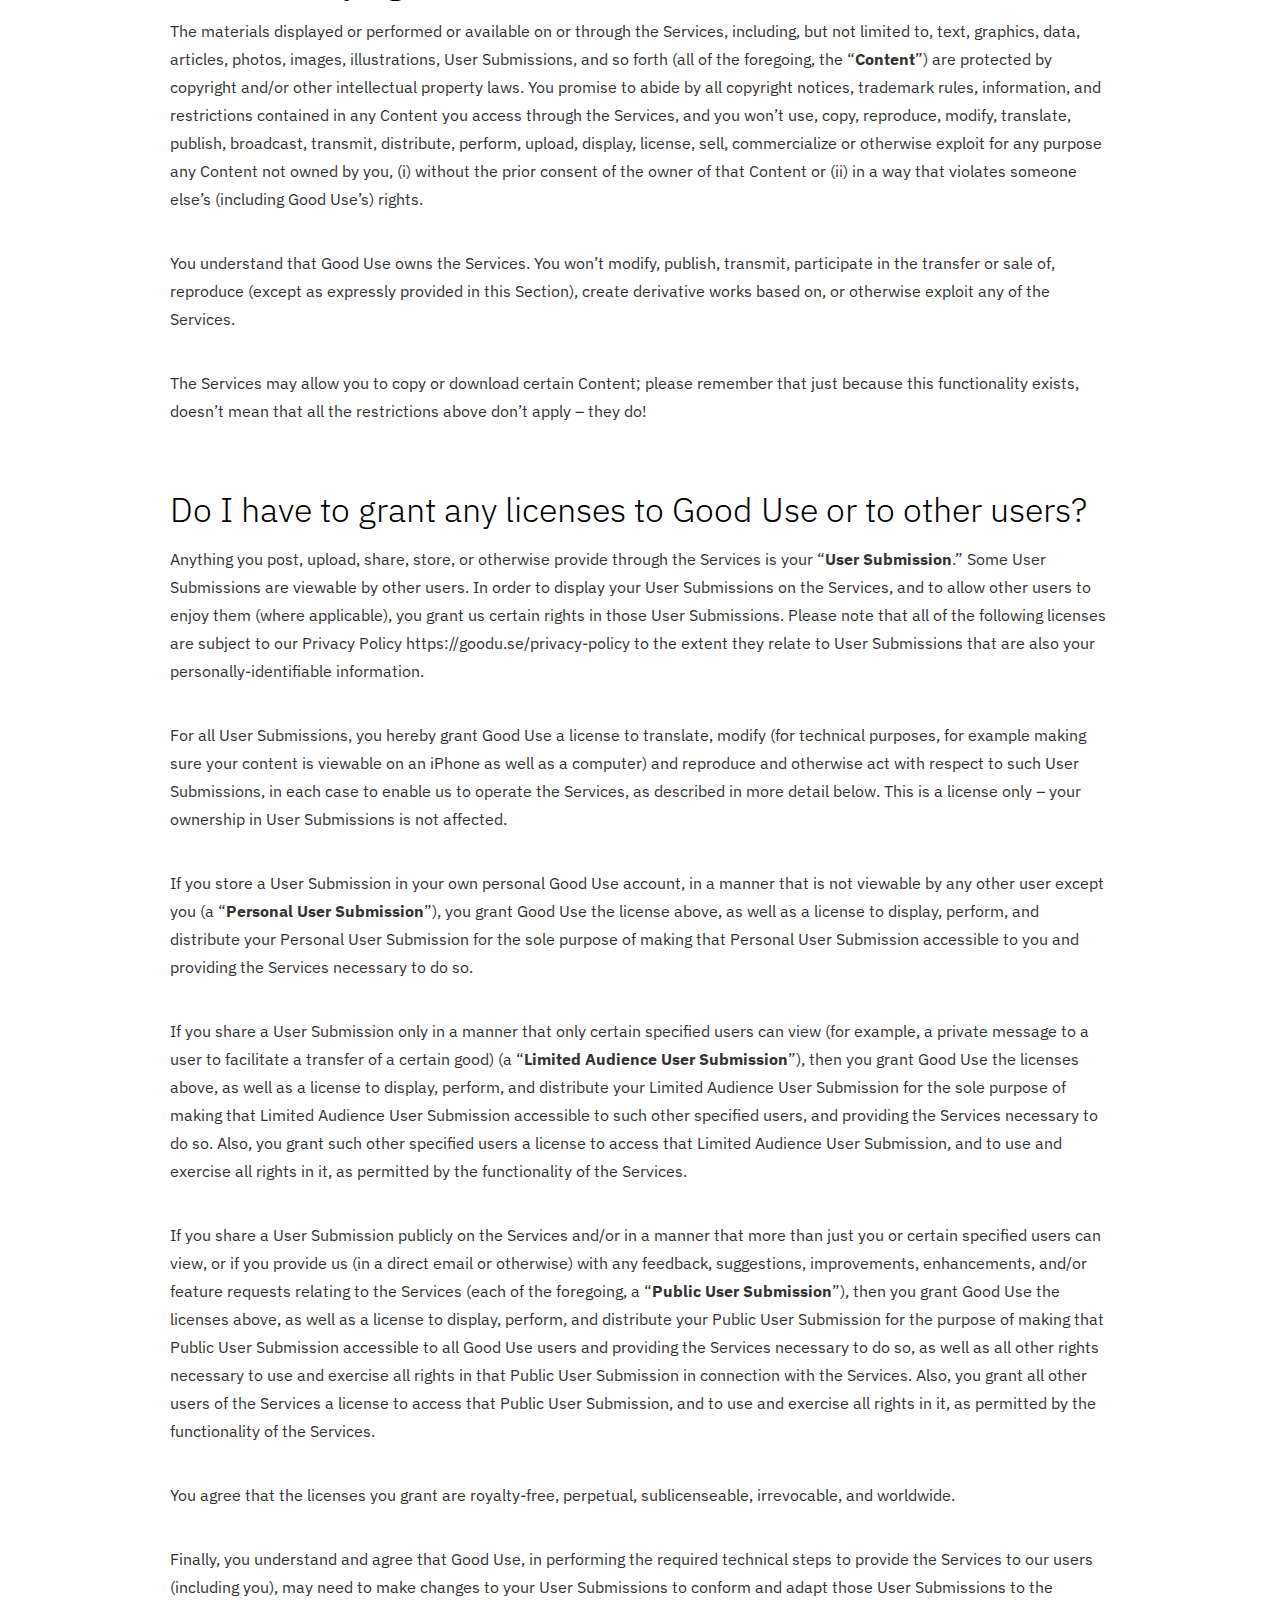
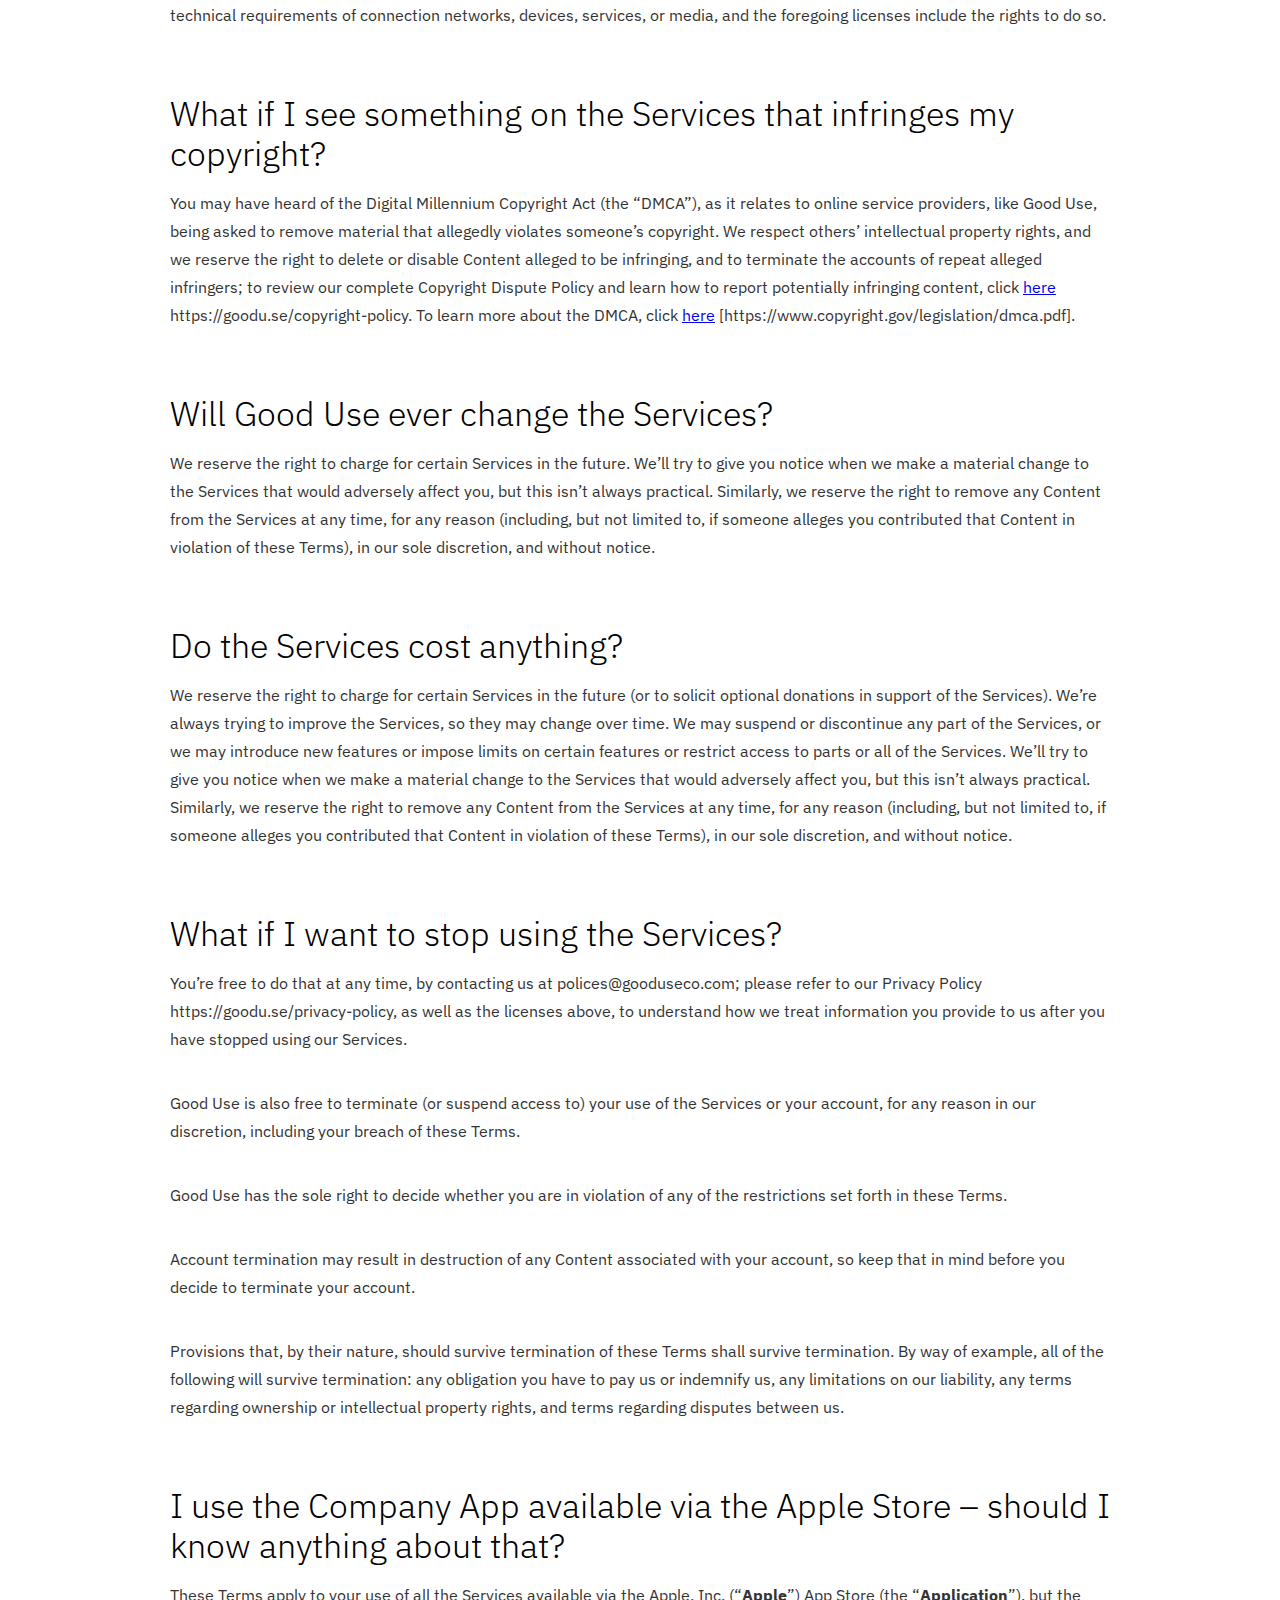
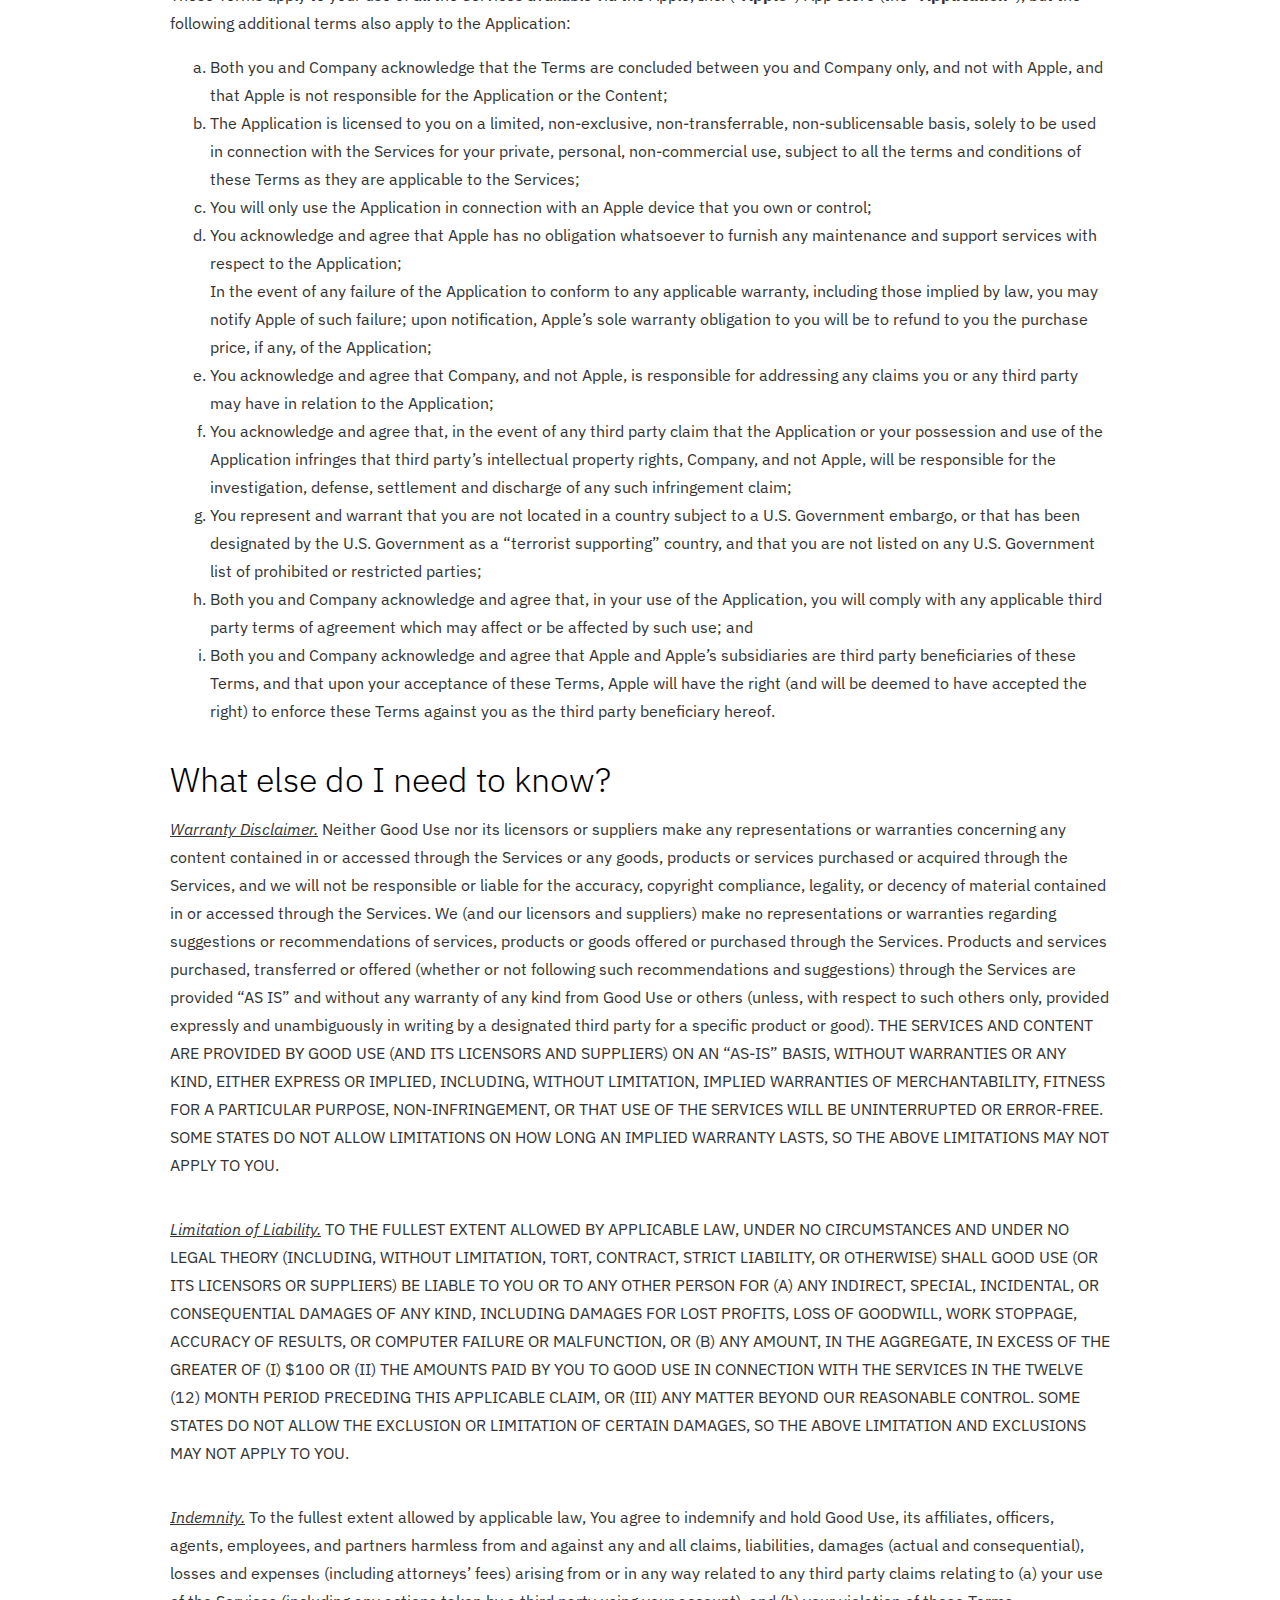
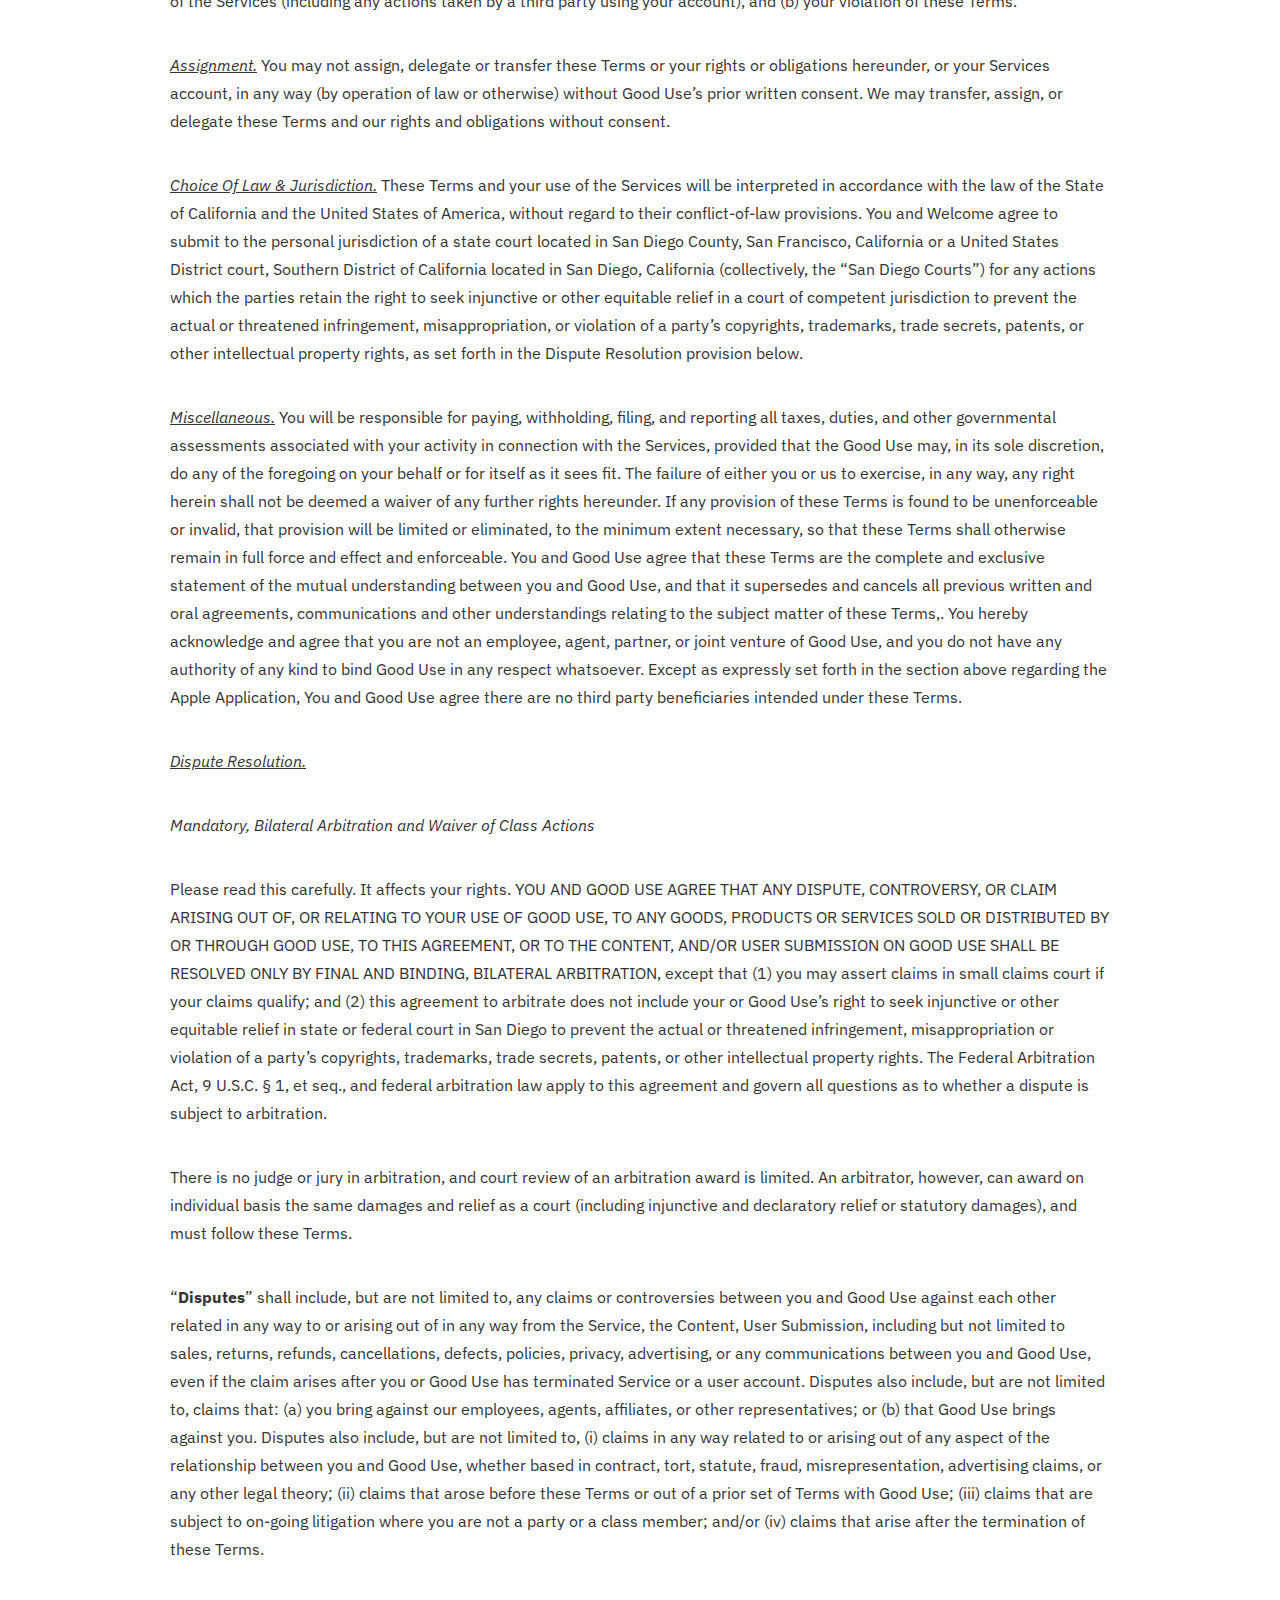
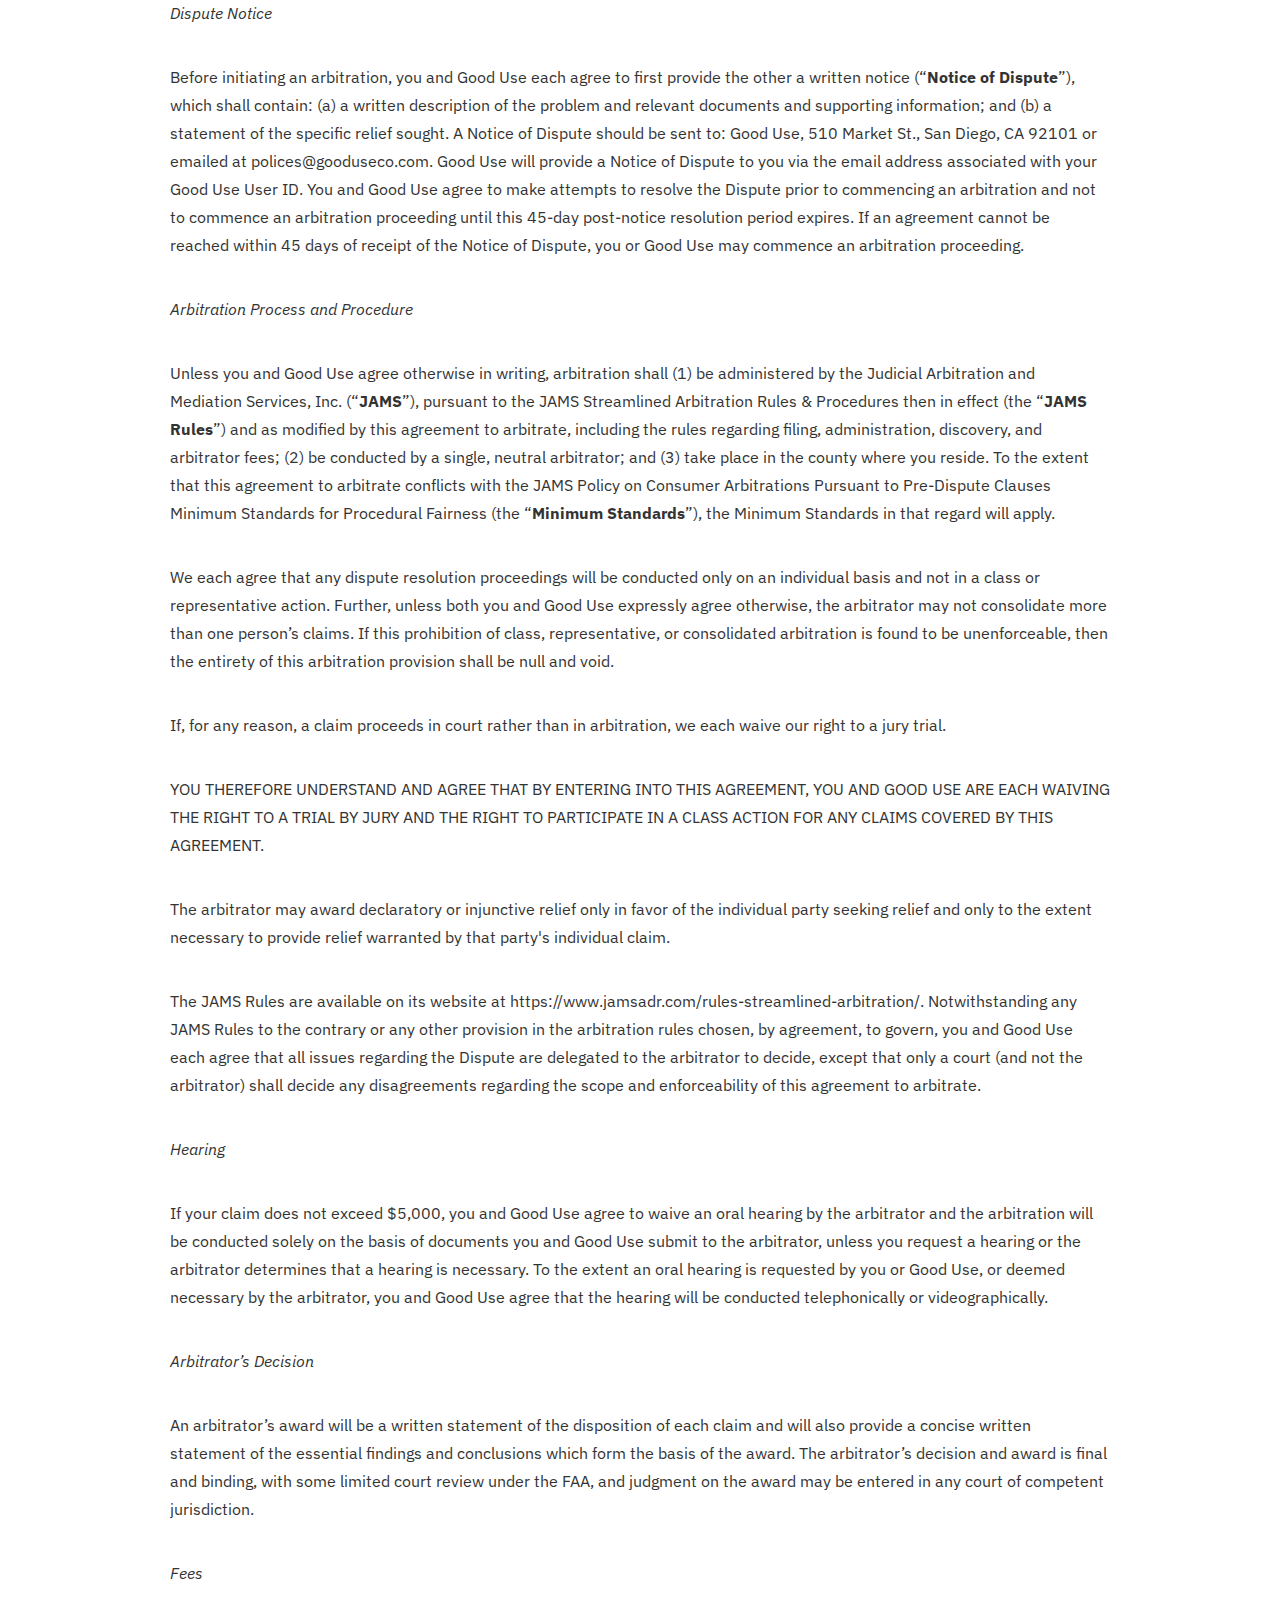
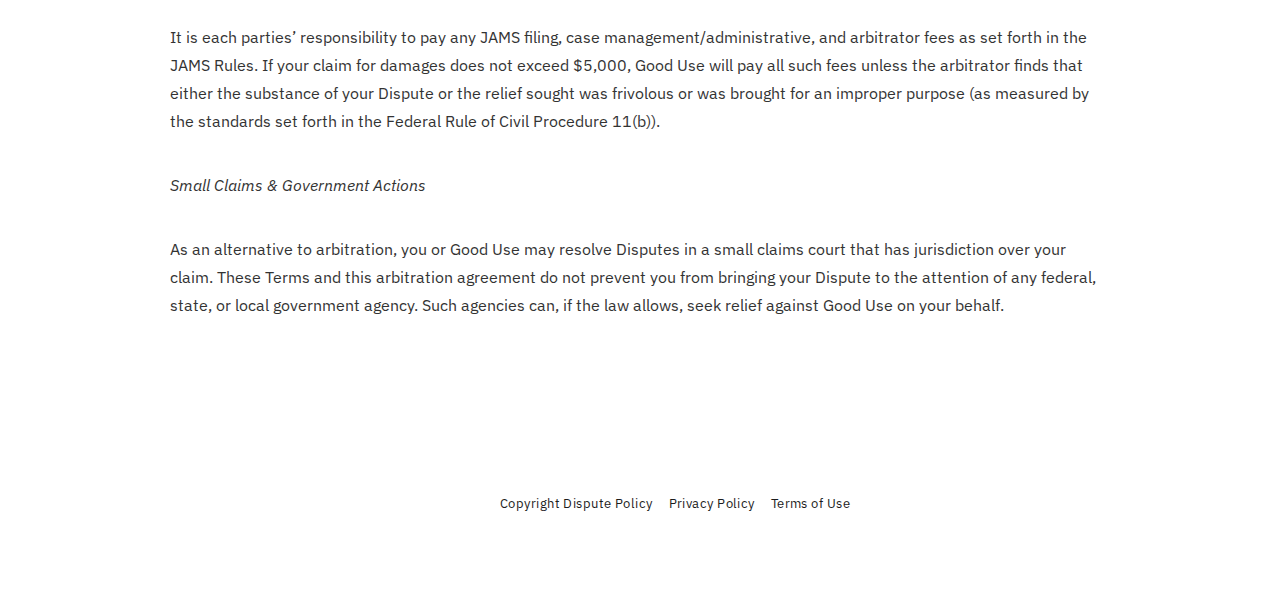
<file: terms-of-use/index.html>
<!doctype html>
<html>
	<head>
		
		<!-- Global site tag (gtag.js) - Google Analytics -->
<script async src="https://www.googletagmanager.com/gtag/js?id=UA-143888859-1"></script>
<script>
  window.dataLayer = window.dataLayer || [];
  function gtag(){dataLayer.push(arguments);}
  gtag('js', new Date());

  gtag('config', 'UA-143888859-1');
</script>


		<meta charset="UTF-8">
		<meta name="viewport" content="width=device-width, height=device-height, initial-scale=1.0, viewport-fit=cover">
		<meta name="apple-mobile-web-app-capable" content="yes" />

		<!-- Page Title -->
		<title>Good Use</title>

		<!-- Custom Styles -->
		<link href="../css/legal.css" rel="stylesheet" type="text/css">

		<!-- jQuery 3.3.1 -->
		<script src="https://ajax.googleapis.com/ajax/libs/jquery/3.3.1/jquery.min.js"></script>

		<!-- Compressed Scripts -->
		<script src="../js/slides.min.js?422331" type="text/javascript"></script>

		<!-- Custom Scripts -->
		<!-- <script src="js/custom.js" type="text/javascript"></script> -->

		<!-- Fonts and Material Icons -->
		<link href="https://fonts.googleapis.com/css?family=IBM+Plex+Sans:400,600,700&display=swap" rel="stylesheet">
	</head>

	<body class="static">

		<section class="static">
			<div class="nav">
				<img src="../assets/img/good-use-co-logo-horizontal.svg" alt="Good Use Co">
			</div>

		  <div class="content">
		    <div class="container">
		    	
		    	<p>PLEASE NOTE: THE SECTION OF THESE TERMS OF USE ENTITLED “DISPUTE RESOLUTION” CONTAINS AN ARBITRATION CLAUSE THAT REQUIRES DISPUTES TO BE ARBITRATED ON AN INDIVIDUAL BASIS, AND PROHIBITS CLASS ACTION CLAIMS. IT AFFECTS HOW DISPUTES BETWEEN YOU AND GOOD USE ARE RESOLVED. BY ACCEPTING THESE TERMS OF USE, YOU AGREE TO BE BOUND BY THIS ARBITRATION PROVISION. PLEASE READ IT CAREFULLY.</p>
					<p>PLEASE NOTE THAT YOUR USE OF AND ACCESS TO OUR SERVICES (DEFINED BELOW) ARE SUBJECT TO THE FOLLOWING TERMS; IF YOU DO NOT AGREE TO ALL OF THE FOLLOWING, YOU MAY NOT USE OR ACCESS THE SERVICES IN ANY MANNER.</p>

					<h2>Terms of Use</h2>
					<p>Effective date: September 19, 2019</p>
					<p>Welcome to Good Use!  Please read on to learn the rules and restrictions that govern your use of our website(s), products, services and applications (the “<strong>Services</strong>”).  If you have any questions, comments, or concerns regarding these terms or the Services, please contact us at policies@gooduseco.com.</p>
					<p>These Terms of Use (the “Terms”) are a binding contract between you and Good Use Co. (“<strong>Good Use</strong>,” “<strong>we</strong>” and “<strong>us</strong>”).  You must agree to and accept all of the Terms, or you don’t have the right to use the Services.  Your using the Services in any way means that you agree to all of these Terms, and these Terms will remain in effect while you use the Services.  These Terms include the provisions in this document, as well as those in the Privacy Policy https://goodu.se/privacy-policy and Copyright Dispute Policy https://goodu.se/copyright-policy.</p>

					<h3>Will these Terms ever change?</h3>
					<p>We are constantly trying to improve our Services, so these Terms may need to change along with the Services.  We reserve the right to change the Terms at any time, but if we do, we will bring it to your attention by placing a notice on the http://www.gooduseco.com website, by sending you an email, and/or by some other means.</p>
					<p>If you don’t agree with the new Terms, you are free to reject them; unfortunately, that means you will no longer be able to use the Services.  If you use the Services in any way after a change to the Terms is effective, that means you agree to all of the changes.</p>
					<p>Except for changes by us as described here, no other amendment or modification of these Terms will be effective unless in writing and signed by both you and us.</p>

					<h3>What about my privacy?</h3>
					<p>Good Use takes the privacy of its users very seriously.  For the current Privacy Policy, please click here https://goodu.se/privacy-policy.</p>
					<p>The Children’s Online Privacy Protection Act (“<strong>COPPA</strong>”) requires that online service providers obtain parental consent before they knowingly collect personally identifiable information online from children who are under 13.  We do not knowingly collect or solicit personally identifiable information from children under 13; if you are a child under 13, please do not attempt to register for the Services or send any personal information about yourself to us.  If we learn we have collected personal information from a child under 13, we will delete that information as quickly as possible.  If you believe that a child under 13 may have provided us personal information, please contact us at polcies@gooduseco.com.</p>
					
					<h3>What are the basics of using Good Use?</h3>
					<p>You may be required to sign up for an account, and select a password and user name (“<strong>Good Use User ID</strong>”).  You promise to provide us with accurate, complete, and updated registration information about yourself.  You may not select as your Good Use User ID a name that you don’t have the right to use, or another person’s name with the intent to impersonate that person. You may not transfer your account to anyone else without our prior written permission.</p>
					<p>You represent and warrant that you are of legal age to form a binding contract (or if not, you’ve received your parent’s or guardian’s permission to use the Services and gotten your parent or guardian to agree to these Terms on your behalf).  If you’re agreeing to these Terms on behalf of an organization or entity, you represent and warrant that you are authorized to agree to these Terms on that organization or entity’s behalf and bind them to these Terms (in which case, the references to “you” and “your” in these Terms, except for in this sentence, refer to that organization or entity).</p>
					<p>You will only use the Services for your own personal use and not on behalf of or for the benefit of any third party, and only in a manner that complies with all laws that apply to you.  If your use of the Services is prohibited by applicable laws, then you aren’t authorized to use the Services.  We can’t and won’t be responsible for your using the Services in a way that breaks the law.</p>
					<p>You will not share your account or password with anyone, and you must protect the security of your account and your password.  You’re responsible for any activity associated with your account.</p>
					
					<h4>Your use of the Services is subject to the following additional restrictions:</h4>
					<p>You represent, warrant, and agree that you will not contribute any Content or User Submission (each of those terms is defined below) or otherwise use the Services or interact with the Services in a manner that:</p>
					<ol type="a">
						<li>Infringes or violates the intellectual property rights or any other rights of anyone else (including Good Use);</li>
						<li>Violates any law or regulation, including, without limitation, any applicable export control laws;</li>
						<li>Is harmful, fraudulent, deceptive, threatening, harassing, defamatory, obscene, or otherwise objectionable;</li>
						<li>Jeopardizes the security of your Good Use account or anyone else’s (such as allowing someone else to log in to the Services as you);</li>
						<li>Attempts, in any manner, to obtain the password, account, or other security information from any other user;</li>
						<li>Violates the security of any computer network, or cracks any passwords or security encryption codes;</li>
						<li>Runs Maillist, Listserv, any form of auto-responder or “spam” on the Services, or any processes that run or are activated while you are not logged into the Services, or that otherwise interfere with the proper working of the Services (including by placing an unreasonable load on the Services’ infrastructure);</li>
						<li>“Crawls,” “scrapes,” or “spiders” any page, data, or portion of or relating to the Services or Content (through use of manual or automated means);</li>
						<li>Copies or stores any significant portion of the Content;</li>
						<li>Decompiles, reverse engineers, or otherwise attempts to obtain the source code or underlying ideas or information of or relating to the Services.</li>
					</ol>

					<p>Additionally, you represent, warrant, and agree that you will not use the Services to market, sell or otherwise transfer items in the following categories:</p>
					<ol type="a">
						<li>stolen property or property with serial numbers removed or modified; burglary tools</li>
						<li>offensive, obscene, defamatory or threatening posts</li>
						<li>personally identifiable information or confidential or proprietary information</li>
						<li>ID cards, licenses, birth certificates or government issued documents (including, without limitation, food stamps or governmental assistance items)</li>
						<li>false, deceptive or fraudulent content (including, without limitation, counterfeit or pirated items or tickets or gift cards that restrict transfer);</li>
						<li>spam or posts with a primary purpose to drive traffic to a third party website, service or product</li>
						<li>affiliate or multi-level marketing; pyramid schemes</li>
						<li>drugs (including, without limitation, prescription); controlled substances; medical devices</li>
						<li>recalled items; hazardous or biological materials</li>
						<li>imperiled, threatened or endangered animal or plant species or any parts thereof</li>
						<li>unpackaged or modified food or cosmetic items</li>
						<li>U.S. military items not demilitarized according to U.S. Defense Department policy</li>
						<li>weapons (including, without limitation, firearms) and any components thereof (including, without limitation, ammunition, gunpowder, fireworks and explosives)</li>
						<li>alcohol; tobacco; regulated substances</li>
						<li>lottery, raffle or sweepstakes tickets or entries; gambling items; or</li>
						<li>any item or service that violates the law or someone’s legal rights</li>
					</ol>

					<p>A violation of any of the foregoing is grounds for termination of your right to use or access the Services.</p>

					<h3>Who is responsible for what I see and do on the Services?</h3>
					<p>Your interactions with organizations and/or individuals found on or through the Services, including payment and/or delivery of goods or services and offline meetings with other individuals discovered through the Services, and any other terms, conditions, warranties or representations associated with such dealings, are solely between you and such organizations and/or individuals. You should make whatever investigation you feel necessary or appropriate before proceeding with any online or offline transaction with any of these third parties. You agree that Good Use shall not be responsible or liable for any misrepresentation, loss, damage, or physical harm of any sort incurred as the result of any such dealings. As part of the Services, you may transfer goods or products to other Service participants subject to certain conditions you specify; without limiting other sections of these Terms, you understand and agree that Good Use cannot and shall not guarantee that such conditions will be met and you hereby release Good Use from any claims or liability in connection with any such transactions.</p>
					<p>Any information or content publicly posted or privately transmitted through the Services is the sole responsibility of the person from whom such content originated, and you access all such information and content at your own risk, and we aren’t liable for any errors or omissions in that information or content or for any damages or loss you might suffer in connection with it.   We cannot control and have no duty to take any action regarding how you may interpret and use the Content or what actions you may take as a result of having been exposed to the Content (including, without limitation, with respect to any goods or products you acquire or purchase from other participants through the Services), and you hereby release us from all liability for you having acquired or not acquired Content through the Services.  We can’t guarantee the identity of any users with whom you interact in using the Services and are not responsible for which users gain access to the Services.</p>
					<p>You are responsible for all Content you contribute, in any manner, to the Services, and you represent and warrant you have all rights necessary to do so, in the manner in which you contribute it.  You will keep all your registration information accurate and current.  You are responsible for all your activity in connection with the Services.</p>
					<p>The Services may contain links or connections to third party websites or services that are not owned or controlled by Good Use. When you access third party websites or use third party services, you accept that there are risks in doing so, and that Good Use is not responsible for such risks.  We encourage you to be aware when you leave the Services and to read the terms and conditions and privacy policy of each third party website or service that you visit or utilize.</p>
					<p>Good Use has no control over, and assumes no responsibility for, the content, accuracy, privacy policies, or practices of or opinions expressed in any third party websites or by any third party that you interact with through the Services. In addition, Good Use will not and cannot monitor, verify, censor or edit the content of any third party site or service. By using the Services, you release and hold us harmless from any and all liability arising from your use of any third party website or service.</p>
					<p>If there is a dispute between participants on this site, or between users and any third party, you agree that Good Use is under no obligation to become involved. In the event that you have a dispute with one or more other users, you release Good Use, its officers, employees, agents, and successors from claims, demands, and damages of every kind or nature, known or unknown, suspected or unsuspected, disclosed or undisclosed, arising out of or in any way related to such disputes and/or our Services. If you are a California resident, you shall and hereby do waive California Civil Code Section 1542, which says: “A general release does not extend to claims which the creditor does not know or suspect to exist in his favor at the time of executing the release, which, if known by him must have materially affected his settlement with the debtor.”</p>
					
					<h3>What are my rights in the Services?</h3>
					<p>The materials displayed or performed or available on or through the Services, including, but not limited to, text, graphics, data, articles, photos, images, illustrations, User Submissions, and so forth (all of the foregoing, the “<strong>Content</strong>”) are protected by copyright and/or other intellectual property laws.  You promise to abide by all copyright notices, trademark rules, information, and restrictions contained in any Content you access through the Services, and you won’t use, copy, reproduce, modify, translate, publish, broadcast, transmit, distribute, perform, upload, display, license, sell, commercialize or otherwise exploit for any purpose any Content not owned by you, (i) without the prior consent of the owner of that Content or (ii) in a way that violates someone else’s (including Good Use’s) rights.</p>
					<p>You understand that Good Use owns the Services. You won’t modify, publish, transmit, participate in the transfer or sale of, reproduce (except as expressly provided in this Section), create derivative works based on, or otherwise exploit any of the Services.</p>
					<p>The Services may allow you to copy or download certain Content; please remember that just because this functionality exists, doesn’t mean that all the restrictions above don’t apply – they do!</p>

					<h3>Do I have to grant any licenses to Good Use or to other users?</h3>
					<p>Anything you post, upload, share, store, or otherwise provide through the Services is your “<strong>User Submission</strong>.”  Some User Submissions are viewable by other users.  In order to display your User Submissions on the Services, and to allow other users to enjoy them (where applicable), you grant us certain rights in those User Submissions.  Please note that all of the following licenses are subject to our Privacy Policy https://goodu.se/privacy-policy to the extent they relate to User Submissions that are also your personally-identifiable information.</p>
					<p>For all User Submissions, you hereby grant Good Use a license to translate, modify (for technical purposes, for example making sure your content is viewable on an iPhone as well as a computer) and reproduce and otherwise act with respect to such User Submissions, in each case to enable us to operate the Services, as described in more detail below.  This is a license only – your ownership in User Submissions is not affected.</p>
					<p>If you store a User Submission in your own personal Good Use account, in a manner that is not viewable by any other user except you (a “<strong>Personal User Submission</strong>”), you grant Good Use the license above, as well as a license to display, perform, and distribute your Personal User Submission for the sole purpose of making that Personal User Submission accessible to you and providing the Services necessary to do so.</p>
					<p>If you share a User Submission only in a manner that only certain specified users can view (for example, a private message to a user to facilitate a transfer of a certain good) (a “<strong>Limited Audience User Submission</strong>”), then you grant Good Use the licenses above, as well as a license to display, perform, and distribute your Limited Audience User Submission for the sole purpose of making that Limited Audience User Submission accessible to such other specified users, and providing the Services necessary to do so.  Also, you grant such other specified users a license to access that Limited Audience User Submission, and to use and exercise all rights in it, as permitted by the functionality of the Services.</p>
					<p>If you share a User Submission publicly on the Services and/or in a manner that more than just you or certain specified users can view, or if you provide us (in a direct email or otherwise) with any feedback, suggestions, improvements, enhancements, and/or feature requests relating to the Services (each of the foregoing, a “<strong>Public User Submission</strong>”), then you grant Good Use the licenses above, as well as a license to display, perform, and distribute your Public User Submission for the purpose of making that Public User Submission accessible to all Good Use users and providing the Services necessary to do so, as well as all other rights necessary to use and exercise all rights in that Public User Submission in connection with the Services.  Also, you grant all other users of the Services a license to access that Public User Submission, and to use and exercise all rights in it, as permitted by the functionality of the Services.</p>
					<p>You agree that the licenses you grant are royalty-free, perpetual, sublicenseable, irrevocable, and worldwide.</p>
					<p>Finally, you understand and agree that Good Use, in performing the required technical steps to provide the Services to our users (including you), may need to make changes to your User Submissions to conform and adapt those User Submissions to the technical requirements of connection networks, devices, services, or media, and the foregoing licenses include the rights to do so.</p>

					<h3>What if I see something on the Services that infringes my copyright?</h3>
					<p>You may have heard of the Digital Millennium Copyright Act (the “DMCA”), as it relates to online service providers, like Good Use, being asked to remove material that allegedly violates someone’s copyright.  We respect others’ intellectual property rights, and we reserve the right to delete or disable Content alleged to be infringing, and to terminate the accounts of repeat alleged infringers; to review our complete Copyright Dispute Policy and learn how to report potentially infringing content, click <a href="https://goodu.se/copyright-policy">here</a> https://goodu.se/copyright-policy.  To learn more about the DMCA, click <a href="https://www.copyright.gov/legislation/dmca.pdf">here</a> [https://www.copyright.gov/legislation/dmca.pdf].</p>

					<h3>Will Good Use ever change the Services?</h3>
					<p>We reserve the right to charge for certain Services in the future.  We’ll try to give you notice when we make a material change to the Services that would adversely affect you, but this isn’t always practical. Similarly, we reserve the right to remove any Content from the Services at any time, for any reason (including, but not limited to, if someone alleges you contributed that Content in violation of these Terms), in our sole discretion, and without notice.</p>

					<h3>Do the Services cost anything?</h3>
					<p>We reserve the right to charge for certain Services in the future (or to solicit optional donations in support of the Services).  We’re always trying to improve the Services, so they may change over time.  We may suspend or discontinue any part of the Services, or we may introduce new features or impose limits on certain features or restrict access to parts or all of the Services.  We’ll try to give you notice when we make a material change to the Services that would adversely affect you, but this isn’t always practical. Similarly, we reserve the right to remove any Content from the Services at any time, for any reason (including, but not limited to, if someone alleges you contributed that Content in violation of these Terms), in our sole discretion, and without notice.</p>

					<h3>What if I want to stop using the Services?</h3>
					<p>You’re free to do that at any time, by contacting us at polices@gooduseco.com; please refer to our Privacy Policy https://goodu.se/privacy-policy, as well as the licenses above, to understand how we treat information you provide to us after you have stopped using our Services.</p>
					<p>Good Use is also free to terminate (or suspend access to) your use of the Services or your account, for any reason in our discretion, including your breach of these Terms.</p>
					<p>Good Use has the sole right to decide whether you are in violation of any of the restrictions set forth in these Terms.</p>
					<p>Account termination may result in destruction of any Content associated with your account, so keep that in mind before you decide to terminate your account.</p>
					<p>Provisions that, by their nature, should survive termination of these Terms shall survive termination.  By way of example, all of the following will survive termination: any obligation you have to pay us or indemnify us, any limitations on our liability, any terms regarding ownership or intellectual property rights, and terms regarding disputes between us.</p>

					<h3>I use the Company App available via the Apple Store – should I know anything about that?</h3>
					<p>These Terms apply to your use of all the Services available via the Apple, Inc. (“<strong>Apple</strong>”) App Store (the “<strong>Application</strong>”), but the following additional terms also apply to the Application:</p>

					<ol type="a">
						<li>Both you and Company acknowledge that the Terms are concluded between you and Company only, and not with Apple, and that Apple is not responsible for the Application or the Content;</li>
						<li>The Application is licensed to you on a limited, non-exclusive, non-transferrable, non-sublicensable basis, solely to be used in connection with the Services for your private, personal, non-commercial use, subject to all the terms and conditions of these Terms as they are applicable to the Services;</li>
						<li>You will only use the Application in connection with an Apple device that you own or control;</li>
						<li>You acknowledge and agree that Apple has no obligation whatsoever to furnish any maintenance and support services with respect to the Application;</li>
						 In the event of any failure of the Application to conform to any applicable warranty, including those implied by law, you may notify Apple of such failure; upon notification, Apple’s sole warranty obligation to you will be to refund to you the purchase price, if any, of the Application;</li>
						<li>You acknowledge and agree that Company, and not Apple, is responsible for addressing any claims you or any third party may have in relation to the Application;</li>
						<li>You acknowledge and agree that, in the event of any third party claim that the Application or your possession and use of the Application infringes that third party’s intellectual property rights, Company, and not Apple, will be responsible for the investigation, defense, settlement and discharge of any such infringement claim;</li>
						<li>You represent and warrant that you are not located in a country subject to a U.S. Government embargo, or that has been designated by the U.S. Government as a “terrorist supporting” country, and that you are not listed on any U.S. Government list of prohibited or restricted parties;</li>
						<li>Both you and Company acknowledge and agree that, in your use of the Application, you will comply with any applicable third party terms of agreement which may affect or be affected by such use; and</li>
						<li>Both you and Company acknowledge and agree that Apple and Apple’s subsidiaries are third party beneficiaries of these Terms, and that upon your acceptance of these Terms, Apple will have the right (and will be deemed to have accepted the right) to enforce these Terms against you as the third party beneficiary hereof.</li>
					</ol>

					<h3>What else do I need to know?</h3>
					<p><u><em>Warranty Disclaimer.</em></u>  Neither Good Use nor its licensors or suppliers make any representations or warranties concerning any content contained in or accessed through the Services or any goods, products or services purchased or acquired through the Services, and we will not be responsible or liable for the accuracy, copyright compliance, legality, or decency of material contained in or accessed through the Services.  We (and our licensors and suppliers) make no representations or warranties regarding suggestions or recommendations of services, products or goods offered or purchased through the Services.  Products and services purchased, transferred or offered (whether or not following such recommendations and suggestions) through the Services are provided “AS IS” and without any warranty of any kind from Good Use or others (unless, with respect to such others only, provided expressly and unambiguously in writing by a designated third party for a specific product or good).  THE SERVICES AND CONTENT ARE PROVIDED BY GOOD USE (AND ITS LICENSORS AND SUPPLIERS) ON AN “AS-IS” BASIS, WITHOUT WARRANTIES OR ANY KIND, EITHER EXPRESS OR IMPLIED, INCLUDING, WITHOUT LIMITATION, IMPLIED WARRANTIES OF MERCHANTABILITY, FITNESS FOR  A PARTICULAR PURPOSE, NON-INFRINGEMENT, OR THAT USE OF THE SERVICES WILL BE UNINTERRUPTED OR ERROR-FREE.  SOME STATES DO NOT ALLOW LIMITATIONS ON HOW LONG AN IMPLIED WARRANTY LASTS, SO THE ABOVE LIMITATIONS MAY NOT APPLY TO YOU. </p>

					<p><u><em>Limitation of Liability.</em></u>  TO THE FULLEST EXTENT ALLOWED BY APPLICABLE LAW, UNDER NO CIRCUMSTANCES AND UNDER NO LEGAL THEORY (INCLUDING, WITHOUT LIMITATION, TORT, CONTRACT, STRICT LIABILITY, OR OTHERWISE) SHALL GOOD USE (OR ITS LICENSORS OR SUPPLIERS) BE LIABLE TO YOU OR TO ANY OTHER PERSON FOR (A) ANY INDIRECT, SPECIAL, INCIDENTAL, OR CONSEQUENTIAL DAMAGES OF ANY KIND, INCLUDING DAMAGES FOR LOST PROFITS, LOSS OF GOODWILL, WORK STOPPAGE, ACCURACY OF RESULTS, OR COMPUTER FAILURE OR MALFUNCTION, OR (B) ANY AMOUNT, IN THE AGGREGATE, IN EXCESS OF THE GREATER OF (I) $100 OR (II) THE AMOUNTS PAID BY YOU TO GOOD USE IN CONNECTION WITH THE SERVICES IN THE TWELVE (12) MONTH PERIOD PRECEDING THIS APPLICABLE CLAIM, OR (III) ANY MATTER BEYOND OUR REASONABLE CONTROL.  SOME STATES DO NOT ALLOW THE EXCLUSION OR LIMITATION OF CERTAIN DAMAGES, SO THE ABOVE LIMITATION AND EXCLUSIONS MAY NOT APPLY TO YOU.</p>

					<p><u><em>Indemnity.</em></u>  To the fullest extent allowed by applicable law, You agree to indemnify and hold Good Use, its affiliates, officers, agents, employees, and partners harmless from and against any and all claims, liabilities, damages (actual and consequential), losses and expenses (including attorneys’ fees) arising from or in any way related to any third party claims relating to (a) your use of the Services (including any actions taken by a third party using your account), and (b) your violation of these Terms.</p>
					
					<p><u><em>Assignment.</em></u>  You may not assign, delegate or transfer these Terms or your rights or obligations hereunder, or your Services account, in any way (by operation of law or otherwise) without Good Use’s prior written consent.  We may transfer, assign, or delegate these Terms and our rights and obligations without consent.</p>

					<p><u><em>Choice Of Law & Jurisdiction.</em></u>  These Terms and your use of the Services will be interpreted in accordance with the law of the State of California and the United States of America, without regard to their conflict-of-law provisions. You and Welcome agree to submit to the personal jurisdiction of a state court located in San Diego County, San Francisco, California or a United States District court, Southern District of California located in San Diego, California (collectively, the “San Diego Courts”) for any actions which the parties retain the right to seek injunctive or other equitable relief in a court of competent jurisdiction to prevent the actual or threatened infringement, misappropriation, or violation of a party’s copyrights, trademarks, trade secrets, patents, or other intellectual property rights, as set forth in the Dispute Resolution provision below.</p>

					<p><u><em>Miscellaneous.</em></u>  You will be responsible for paying, withholding, filing, and reporting all taxes, duties, and other governmental assessments associated with your activity in connection with the Services, provided that the Good Use may, in its sole discretion, do any of the foregoing on your behalf or for itself as it sees fit.  The failure of either you or us to exercise, in any way, any right herein shall not be deemed a waiver of any further rights hereunder.  If any provision of these Terms is found to be unenforceable or invalid, that provision will be limited or eliminated, to the minimum extent necessary, so that these Terms shall otherwise remain in full force and effect and enforceable.  You and Good Use agree that these Terms are the complete and exclusive statement of the mutual understanding between you and Good Use, and that it supersedes and cancels all previous written and oral agreements, communications and other understandings relating to the subject matter of these Terms,.  You hereby acknowledge and agree that you are not an employee, agent, partner, or joint venture of Good Use, and you do not have any authority of any kind to bind Good Use in any respect whatsoever.
					Except as expressly set forth in the section above regarding the Apple Application, You and Good Use agree there are no third party beneficiaries intended under these Terms.</p>
					
					<p><u><em>Dispute Resolution.</em></u></p>
					<p><em>Mandatory, Bilateral Arbitration and Waiver of Class Actions</em></p>
					<p>Please read this carefully. It affects your rights. YOU AND GOOD USE AGREE THAT ANY DISPUTE, CONTROVERSY, OR CLAIM ARISING OUT OF, OR RELATING TO YOUR USE OF GOOD USE, TO ANY GOODS, PRODUCTS OR SERVICES SOLD OR DISTRIBUTED BY OR THROUGH GOOD USE, TO THIS AGREEMENT, OR TO THE CONTENT, AND/OR USER SUBMISSION ON GOOD USE SHALL BE RESOLVED ONLY BY FINAL AND BINDING, BILATERAL ARBITRATION, except that (1) you may assert claims in small claims court if your claims qualify; and (2) this agreement to arbitrate does not include your or Good Use’s right to seek injunctive or other equitable relief in state or federal court in San Diego to prevent the actual or threatened infringement, misappropriation or violation of a party’s copyrights, trademarks, trade secrets, patents, or other intellectual property rights. The Federal Arbitration Act, 9 U.S.C. § 1, et seq., and federal arbitration law apply to this agreement and govern all questions as to whether a dispute is subject to arbitration.</p>
					<p>There is no judge or jury in arbitration, and court review of an arbitration award is limited. An arbitrator, however, can award on individual basis the same damages and relief as a court (including injunctive and declaratory relief or statutory damages), and must follow these Terms.</p>
					<p>“<strong>Disputes</strong>” shall include, but are not limited to, any claims or controversies between you and Good Use against each other related in any way to or arising out of in any way from the Service, the Content, User Submission, including but not limited to sales, returns, refunds, cancellations, defects, policies, privacy, advertising, or any communications between you and Good Use, even if the claim arises after you or Good Use has terminated Service or a user account. Disputes also include, but are not limited to, claims that: (a) you bring against our employees, agents, affiliates, or other representatives; or (b) that Good Use brings against you. Disputes also include, but are not limited to, (i) claims in any way related to or arising out of any aspect of the relationship between you and Good Use, whether based in contract, tort, statute, fraud, misrepresentation, advertising claims, or any other legal theory; (ii) claims that arose before these Terms or out of a prior set of Terms with Good Use; (iii) claims that are subject to on-going litigation where you are not a party or a class member; and/or (iv) claims that arise after the termination of these Terms.</p>
					
					<p><em>Dispute Notice</em></p>
					<p>Before initiating an arbitration, you and Good Use each agree to first provide the other a written notice (“<strong>Notice of Dispute</strong>”), which shall contain: (a) a written description of the problem and relevant documents and supporting information; and (b) a statement of the specific relief sought. A Notice of Dispute should be sent to: Good Use, 510 Market St., San Diego, CA 92101 or emailed at polices@gooduseco.com. Good Use will provide a Notice of Dispute to you via the email address associated with your Good Use User ID. You and Good Use agree to make attempts to resolve the Dispute prior to commencing an arbitration and not to commence an arbitration proceeding until this 45-day post-notice resolution period expires. If an agreement cannot be reached within 45 days of receipt of the Notice of Dispute, you or Good Use may commence an arbitration proceeding.</p>
					
					<p><em>Arbitration Process and Procedure</em></p>
					<p>Unless you and Good Use agree otherwise in writing, arbitration shall (1) be administered by the Judicial Arbitration and Mediation Services, Inc. (“<strong>JAMS</strong>”), pursuant to the JAMS Streamlined Arbitration Rules & Procedures then in effect (the “<strong>JAMS Rules</strong>”) and as modified by this agreement to arbitrate, including the rules regarding filing, administration, discovery, and arbitrator fees; (2) be conducted by a single, neutral arbitrator; and (3) take place in the county where you reside. To the extent that this agreement to arbitrate conflicts with the JAMS Policy on Consumer Arbitrations Pursuant to Pre-Dispute Clauses Minimum Standards for Procedural Fairness (the “<strong>Minimum Standards</strong>”), the Minimum Standards in that regard will apply.</p>
					
					<p>We each agree that any dispute resolution proceedings will be conducted only on an individual basis and not in a class or representative action. Further, unless both you and Good Use expressly agree otherwise, the arbitrator may not consolidate more than one person’s claims. If this prohibition of class, representative, or consolidated arbitration is found to be unenforceable, then the entirety of this arbitration provision shall be null and void.</p>
					
					<p>If, for any reason, a claim proceeds in court rather than in arbitration, we each waive our right to a jury trial.</p>
					
					<p>YOU THEREFORE UNDERSTAND AND AGREE THAT BY ENTERING INTO THIS AGREEMENT, YOU AND GOOD USE ARE EACH WAIVING THE RIGHT TO A TRIAL BY JURY AND THE RIGHT TO PARTICIPATE IN A CLASS ACTION FOR ANY CLAIMS COVERED BY THIS AGREEMENT.</p>
					
					<p>The arbitrator may award declaratory or injunctive relief only in favor of the individual party seeking relief and only to the extent necessary to provide relief warranted by that party's individual claim.</p>
					
					<p>The JAMS Rules are available on its website at https://www.jamsadr.com/rules-streamlined-arbitration/. Notwithstanding any JAMS Rules to the contrary or any other provision in the arbitration rules chosen, by agreement, to govern, you and Good Use each agree that all issues regarding the Dispute are delegated to the arbitrator to decide, except that only a court (and not the arbitrator) shall decide any disagreements regarding the scope and enforceability of this agreement to arbitrate.</p>
					
					<p><em>Hearing</em></p>
					<p>If your claim does not exceed $5,000, you and Good Use agree to waive an oral hearing by the arbitrator and the arbitration will be conducted solely on the basis of documents you and Good Use submit to the arbitrator, unless you request a hearing or the arbitrator determines that a hearing is necessary. To the extent an oral hearing is requested by you or Good Use, or deemed necessary by the arbitrator, you and Good Use agree that the hearing will be conducted telephonically or videographically.</p>
					
					<p><em>Arbitrator’s Decision</em></p>
					<p>An arbitrator’s award will be a written statement of the disposition of each claim and will also provide a concise written statement of the essential findings and conclusions which form the basis of the award. The arbitrator’s decision and award is final and binding, with some limited court review under the FAA, and judgment on the award may be entered in any court of competent jurisdiction.</p>
					
					<p><em>Fees</em></p>
					<p>It is each parties’ responsibility to pay any JAMS filing, case management/administrative, and arbitrator fees as set forth in the JAMS Rules. If your claim for damages does not exceed $5,000, Good Use will pay all such fees unless the arbitrator finds that either the substance of your Dispute or the relief sought was frivolous or was brought for an improper purpose (as measured by the standards set forth in the Federal Rule of Civil Procedure 11(b)).</p>
					
					<p><em>Small Claims & Government Actions</em></p>
					<p>As an alternative to arbitration, you or Good Use may resolve Disputes in a small claims court that has jurisdiction over your claim. These Terms and this arbitration agreement do not prevent you from bringing your Dispute to the attention of any federal, state, or local government agency. Such agencies can, if the law allows, seek relief against Good Use on your behalf.</p>
		    </div>
		  </div>

		  <div class="footer">
		  	<ul>
		  		<li><a href="../copyright-policy">Copyright Dispute Policy</a></li>
		  		<li><a href="../privacy-policy">Privacy Policy</a></li>
		  		<li><a href="../terms-of-use">Terms of Use</a></li>
		  	</ul>
		  </div>
		</section>


	</body>
</html>
</file>
<file: css/custom.css>
:root {
  --primary-color: #FF4EA8;
}

* {
  font-family: 'IBM Plex Sans', sans-serif;
}

h1, h2, h3, h4, h5 {
  color: var(--primary-color);
  font-weight: 700;
  margin: 1.5em 0;
}

h2 {
  font-size: 1.8em;
}

p {
  color: #333;
}

.button {
  background-color: var(--primary-color);
  font-weight: 600;
  font-size: 22px;
}

.highlight {
  color: var(--primary-color);
  font-weight: 700;
}

.container .manifesto {
  text-align: left;
  padding-top: 3.5em !important;
}

.survey-cta {
  margin: 0.5em 0;
}

.signature {
  margin-top: 30px;
}

.signature p {
  margin-bottom: 0;
}

.logo {
  width: 75px;
  display: block;
  margin-top: 2em;
  margin-left: auto;
  margin-right: auto;
}

.logo-mobile {
  width: 200px;
  display: block;
  margin: 2em auto 0 auto;
}

.footer {
  margin-bottom: 30px;
  font-size: 13px;
}
.footer ul {
  display: flex;
  justify-content: center;
}
.footer ul li {
  padding: 0 0.5em;
}

@media only screen and (max-width: 736px) {
  h1 {
    font-size: 2em;
  }

  .survey-cta {
    margin: 1em 0;
  }
}
</file>
<file: css/legal.css>
* {
  font-family: 'IBM Plex Sans', sans-serif;
}

body.static {
	color: #333;
	font-size: 16px;
	line-height: 28px;
}

.static { 
	margin: 82px auto 0;
	padding: 0 30px;
	max-width: 1000px;
}
	.static .nav img {
		width: 400px;
		display: block;
		margin-bottom: 55px;
	}
	.static h2 {
		margin-bottom: 12px;
		font-size: 34px;
		font-weight: 300;
		line-height: 40px;
		color: #000;
	}
	.static h3 {
		margin-bottom: 15px;
		font-size: 34px;
  	font-weight: 300;
  	line-height: 40px;
		color: #000;
	}
	.static p + h3 {
		padding-top: 30px;
	}
	.static h4 {
		margin-bottom: 15px;
		font-size: 22px;
  	font-weight: 400;
		color: #000;
	}
	.static p + h4 {
		padding-top: 25px;
	}
	.static h5 {
		font-size: 16px;
	}
	.static p + h5 {
		padding-top: 30px;
	}
	.static ul:not(#menu) {
		margin-bottom: 48px;
		margin-left: 30px;
	}
	.static ul:not(#menu) li {
		margin-top: 20px;
		font-size: 16px;
		letter-spacing: 0.44px;
		line-height: 28px;
	}
	.static p + p {
		padding-top: 20px;
	}
	.static th {
		padding: 10px 30px 10px 0;
	}
	.static td {
		padding: 5px 30px 5px 0;
	}
	.static .footer {
		margin-top: 60px;
		padding: 73px 0 36px;
	}
	.static .footer ul {
		list-style: none;
		display: flex;
		justify-content: center;
	}
	.static .footer ul li {
		padding: 0 0.5em;
	}
	.static .footer ul li a {
		text-decoration: none;
		color: #1c1c1c;
		line-height: 26px;
		font-size: 13px;
	}
</file>
<file: css/slides.min.css>
@charset "UTF-8";body,html,img{max-width:100%}.button.actionButton svg,.button.play svg,.button:not(.stroke) svg,.slide.whiteSlide .button.actionButton svg,.slides{fill:#fff}.button svg,.button svg *{pointer-events:none!important}.material-icons,.slides{-webkit-font-smoothing:antialiased}.button,.container .wrap,.slides-form.center input,.slides-form.center textarea{text-align:center}.button,a{text-decoration:none}.dialog,body,html{-webkit-tap-highlight-color:transparent}.button,.material-icons,.music-96 .sc-trackslist a,.navigation li[data-title]:before,.nobr,.nowrap,.panel .sections .menu,.panel .sections>div{white-space:nowrap}a,abbr,acronym,address,applet,article,aside,audio,b,big,blockquote,body,canvas,caption,center,cite,code,dd,del,details,dfn,div,dl,dt,em,embed,fieldset,figcaption,figure,footer,form,h1,h2,h3,h4,h5,h6,header,hgroup,hr,html,i,iframe,img,ins,kbd,label,legend,li,mark,menu,nav,object,ol,output,p,pre,q,ruby,s,samp,section,small,span,strike,strong,sub,summary,sup,table,tbody,td,tfoot,th,thead,time,tr,tt,u,ul,var,video{border:0;vertical-align:baseline;margin:0;padding:0}article,aside,details,figcaption,figure,footer,header,hgroup,menu,nav,section{display:block}.button,.button.actionButton,.dot,.dot:after,.material-icons,img{display:inline-block}li,ol,ul{list-style:none}blockquote,q{quotes:none}blockquote:after,blockquote:before,q:after,q:before{content:none}table{border-collapse:collapse;border-spacing:0}b,strong{font-weight:600}html{position:static!important;top:0!important;box-sizing:border-box;margin:0;padding:0;overflow:hidden;-webkit-backface-visibility:hidden;backface-visibility:hidden}*,:after,:before{box-sizing:inherit}body{position:absolute;width:100%;height:100%}body,html{overflow-x:hidden}html.scrollable,html.scrollable body{overflow-y:auto;-webkit-overflow-scrolling:touch}.button,.content,.slide{overflow:hidden}img.round{border-radius:999px}img.rounded{border-radius:6px}.slides{color:#fff;font-family:Roboto,sans-serif;-webkit-hyphens:none;-ms-hyphens:none;hyphens:none;background:#111}.slides.bodyWhite{background:#fff}.slides.desktopSwipe{cursor:-webkit-grab}.slides.desktopSwipe:active{cursor:-webkit-grabbing}.slides.desktopSwipe .slide .container .wrap{cursor:inherit}.button,.dropdownTrigger,.helpBubble,.popupTrigger,.sidebarTrigger,.videoThumbnail{cursor:pointer}.button{border-radius:4px;padding:16px 24px 17px;color:#fff;border:none;outline:0;background:#202020;font-size:16px;font-weight:500;vertical-align:top;-webkit-backface-visibility:hidden;backface-visibility:hidden;letter-spacing:normal!important;position:relative;-webkit-transform:translate3d(0,0,0);transform:translate3d(0,0,0);box-shadow:0 1px 4px rgba(0,0,0,.1),0 2px 4px rgba(0,0,0,.1);-webkit-appearance:none;margin-bottom:10px;transition:.3s;-webkit-user-select:none!important;-moz-user-select:none!important;-ms-user-select:none!important;user-select:none!important}.content,.slide.active{-webkit-backface-visibility:hidden}.popup .button,.slide .button{margin-left:5px;margin-right:5px}.popup .button.small,.slide .button.small{margin-left:4px;margin-right:4px}.button.wide{margin-left:0!important;margin-right:0!important}.button .material-icons{vertical-align:bottom;margin-top:-5px;margin-bottom:-2px;margin-right:8px;-webkit-user-select:none!important;-moz-user-select:none!important;-ms-user-select:none!important;user-select:none!important}.button .material-icons.small{font-size:18px;margin:0 6px 0 0}.button .material-icons.right{margin-left:11px;margin-right:0}.button svg{width:22px;height:22px;margin-top:-3px;top:2px;vertical-align:bottom;margin-right:14px;position:relative}.button svg.right{margin-right:0;margin-left:14px}.button.actionButton{height:42px;width:42px;padding:12px;border-radius:25px;z-index:999;background:rgba(0,0,0,.3);line-height:1;box-shadow:0 0 0 1px rgba(255,255,255,.05);cursor:pointer;-ms-touch-action:manipulation;touch-action:manipulation;vertical-align:top}.button.actionButton svg{width:18px;height:18px}.button.actionButton .material-icons{margin:0;position:relative;left:-3px;top:-3px;font-size:24px}.button.actionButton.big{width:50px;height:50px;padding:16px}.button.actionButton.big .material-icons{font-size:24px}.button.actionButton.big svg{width:22px;height:22px;left:-2px;top:0}.button.actionButton.stroke{box-shadow:none;padding:10px}.button.actionButton:hover:not(:active){-webkit-transform:translateY(0)!important;transform:translateY(0)!important}.button.actionButton.rounded{border-radius:6px}.button.actionButton.sound [class*=sound-]{position:absolute;opacity:0;transition:.5s;left:13px;top:16px}.button.actionButton.sound.stroke [class*=sound-]{left:11px;top:14px}.button.actionButton.sound.playing .sound-on,.button.actionButton.sound:not(.playing) .sound-off{opacity:1}.button.actionButton.transparent{background-color:transparent}.button:hover{box-shadow:0 6px 7px 0 rgba(0,0,0,.15),0 0 5px 0 rgba(0,0,0,.1);opacity:1;-webkit-transform:translateY(-2px)!important;transform:translateY(-2px)!important;transition:.35s!important}.button:hover:after{opacity:.5}.button:active{box-shadow:0 3px 6px 0 rgba(0,0,0,.1),0 0 10px 0 rgba(0,0,0,.1),0 1px 4px -1px rgba(0,0,0,.1);-webkit-transform:translateY(0)!important;transform:translateY(0)!important;transition:.35s!important}.button.shade:after,.dot:after{transition:.25s;content:""}.button:active:after{opacity:1}.button.uppercase{font-size:15px;padding-top:17px;padding-bottom:17px}.button.lowercase{text-transform:lowercase;letter-spacing:0;font-weight:300}.button.round{border-radius:99px;padding-left:28px;padding-right:28px}.button.stroke,.button.thin-stroke{background-color:transparent!important;padding:14px 22px 15px;color:#202020}.button.rounded{border-radius:6px}.button.rectangular{border-radius:1px}.button.square{border-radius:0}.button.thin-stroke{font-weight:300;border:1px solid}.slide.whiteSlide .button.thin-stroke{color:#202020}.button.stroke{border:2px solid}.slide.whiteSlide .button.stroke{color:#202020}.button.stroke.round{padding-left:26px;padding-right:26px}.button.stroke.uppercase{padding-top:15px;padding-bottom:15px}.button.stroke.uppercase svg{margin-bottom:-2px}.button.stroke.uppercase.small{padding:11px 15px}.button.stroke.small{border:1px solid;padding-top:9px;padding-bottom:9px}@media (min-width:768px){.button.stroke.big{padding:19px 30px}.button.stroke.big.uppercase{padding-top:21px;padding-bottom:21px}}.button.stroke:not(.flat):hover{box-shadow:inset 0 -100px 0 rgba(41,41,41,.05),0 4px 6px 0 rgba(0,0,0,.1),0 1px 10px 0 rgba(0,0,0,.1),0 2px 4px -1px rgba(0,0,0,.1)}.button.empty,.button.flat:not(:hover){box-shadow:none}.button.small{font-size:15px;font-weight:500;padding:10px 16px}.button.small .material-icons{vertical-align:bottom;position:relative;font-size:20px;margin-right:8px;bottom:1px}.button.small .material-icons.right{margin-left:8px;margin-right:0}.button.small svg{width:18px;height:18px;margin-right:10px;top:0}.button.small svg.right{margin-right:0;margin-left:10px}.button.small.round{padding-left:18px;padding-right:18px}.button.small.rounded{border-radius:6px}.button.small.uppercase{font-size:12px;padding:12px 16px;letter-spacing:.125em}.button.small.uppercase.round{padding-left:19px;padding-right:19px}@media (min-width:768px){.button.big{font-size:20px;padding:21px 32px}.button.big.round{padding-left:36px;padding-right:36px}.button.big.rounded{border-radius:7px}.button.big.uppercase{font-size:17px;padding:23px 32px}.button.big.uppercase.round{padding-left:36px;padding-right:36px}.button.big .material-icons{vertical-align:bottom;margin-right:16px;font-size:30px}.button.big .material-icons.right{margin-left:16px;margin-right:0}.button.big svg{width:27px;height:27px;margin-right:16px;top:1px}.button.big svg.right{margin-right:0;margin-left:16px}}.button.empty,.button.hollow{padding:0!important;background-color:transparent!important;font-size:0!important}.button.play,.panel .sections>div.right ul.crop li:last-child{margin-right:0}.button.empty{margin:0}.button.hollow{box-shadow:none!important}.button.hollow svg{margin:0}.button.shade{position:relative}.button.shade:after{position:absolute;top:0;left:0;width:100%;height:100%;background:#292929;opacity:0}.button.shade:hover:after{opacity:.15}.button.shade:active:after{opacity:.2}.button.play{width:90px;height:90px;border-radius:50%;padding:27px;margin-left:0}.button.play svg{width:35px;height:36px;margin:0}.button.play.small{width:60px;height:60px;border-radius:50%;padding:20px 19px}.button.play.small svg{fill:#fff;width:23px;height:23px}.button.play:hover{-webkit-transform:scale(1.05);transform:scale(1.05)}.button.gradient{position:relative}.button.gradient:before{content:"";position:absolute;top:0;left:0;width:100%;height:100%;background:linear-gradient(to bottom,#fff 0,#000 100%);z-index:-1;opacity:.1}.slide.whiteSlide .button.white:hover{box-shadow:0 4px 6px 0 rgba(0,0,0,.1),0 1px 10px 0 rgba(0,0,0,.1)}.slide.whiteSlide .button.white:hover:after{opacity:.3}.roundButton{border-radius:50px;height:50px;width:50px;padding:14px;margin:5px}.roundButton svg{bottom:2px}@media (max-width:319px){.button.uppercase,.uppercase{letter-spacing:.07em}}.button.uppercase{letter-spacing:.125em!important;text-indent:-.1em!important;font-weight:700!important}.material-icons{font-family:'Material Icons';font-weight:400;font-style:normal;font-size:24px;line-height:1;text-transform:none;letter-spacing:normal;word-wrap:normal;direction:ltr;text-rendering:optimizeLegibility;-moz-osx-font-smoothing:grayscale;-webkit-font-feature-settings:'liga';font-feature-settings:'liga'}.slides-form,.slides-form button{font-family:inherit}.material-icons.md-18{font-size:18px}.material-icons.md-24{font-size:24px}.material-icons.md-36{font-size:36px}.material-icons.md-48{font-size:48px}.slide.whiteSlide svg{fill:#202020}.embedContainer,.svgContainer{position:relative;width:100%;height:0;padding:0}.embedContainer .scale,.svgContainer svg.scale{position:absolute;height:100%;width:100%;left:0;top:0}.dots{font-size:0}.dot{padding:7px}.dot:after{width:6px;height:6px;background:#fff;border-radius:50%;opacity:.5}.dot.big .dot:after{width:14px;height:14px}.slide.whiteSlide .dot:after{background:#202020}.dot:hover:after{-webkit-transform:scale(1.33333);transform:scale(1.33333);opacity:1}.dot.selected:after,.dot:active:after{opacity:1;-webkit-transform:scale(1.675);transform:scale(1.675)}.tabs{color:#fff;max-width:260px;border-radius:5px}.tabs li{padding:16px 20px;letter-spacing:2.5px;font-size:12px;transition:.15s;margin-top:-1px;border:1px solid rgba(255,255,255,.3)}.tabs li:not(:last-child){border-bottom:0}.tabs li:first-child{border-radius:4px 4px 0 0}.tabs li:last-child{border-radius:0 0 4px 4px}.tabs li.selected{background:#fff;color:#202020}.slide.whiteSlide .tabs li{border-color:#e5e5e5;color:#202020}.slide.whiteSlide .tabs li.selected{background:#202020;border-color:#202020;color:#fff}.links li{font-size:17px;letter-spacing:0;padding:4px 0}.slides-form{font-size:0;margin-top:-5px}.slides-form textarea{max-height:200px;max-width:100%;min-height:130px;font-weight:400}.slides-form textarea.d{border-radius:15px!important}.slides-form .label,.slides-form label{display:block;font-size:14px;margin-top:12px;margin-bottom:2px}.slides-form .label.uppercase,.slides-form label.uppercase{font-size:14px}.slides-form input[type=tel],.slides-form input[type=number],.slides-form input[type=text],.slides-form input[type=name],.slides-form input[type=email],.slides-form input[type=password],.slides-form select,.slides-form textarea{font-family:inherit;position:relative;background:#fff;padding:15px 16px 16px;border:none;font-size:16px;color:#242424;outline:0;border-radius:4px;width:100%;-webkit-appearance:none;-moz-appearance:none;appearance:none;border:1px solid rgba(0,0,0,.1);transition:.15s}.slides-form input[type=tel].flat,.slides-form input[type=tel]:focus,.slides-form input[type=tel]:hover,.slides-form input[type=number].flat,.slides-form input[type=number]:focus,.slides-form input[type=number]:hover,.slides-form input[type=text].flat,.slides-form input[type=text]:focus,.slides-form input[type=text]:hover,.slides-form input[type=name].flat,.slides-form input[type=name]:focus,.slides-form input[type=name]:hover,.slides-form input[type=email].flat,.slides-form input[type=email]:focus,.slides-form input[type=email]:hover,.slides-form input[type=password].flat,.slides-form input[type=password]:focus,.slides-form input[type=password]:hover,.slides-form select.flat,.slides-form select:focus,.slides-form select:hover,.slides-form textarea.flat,.slides-form textarea:focus,.slides-form textarea:hover{border-color:rgba(0,0,0,.2)}.slides-form input[type=tel]:focus,.slides-form input[type=number]:focus,.slides-form input[type=text]:focus,.slides-form input[type=name]:focus,.slides-form input[type=email]:focus,.slides-form input[type=password]:focus,.slides-form select:focus,.slides-form textarea:focus{border-color:#2196F3;z-index:10}.slides-form input[type=tel]:focus::-webkit-input-placeholder,.slides-form input[type=number]:focus::-webkit-input-placeholder,.slides-form input[type=text]:focus::-webkit-input-placeholder,.slides-form input[type=name]:focus::-webkit-input-placeholder,.slides-form input[type=email]:focus::-webkit-input-placeholder,.slides-form input[type=password]:focus::-webkit-input-placeholder,.slides-form select:focus::-webkit-input-placeholder,.slides-form textarea:focus::-webkit-input-placeholder{color:#242424;font-weight:400;opacity:0}.slides-form input[type=tel]:focus:-moz-placeholder,.slides-form input[type=number]:focus:-moz-placeholder,.slides-form input[type=text]:focus:-moz-placeholder,.slides-form input[type=name]:focus:-moz-placeholder,.slides-form input[type=email]:focus:-moz-placeholder,.slides-form input[type=password]:focus:-moz-placeholder,.slides-form select:focus:-moz-placeholder,.slides-form textarea:focus:-moz-placeholder{color:#242424;font-weight:400;opacity:0}.slides-form input[type=tel]:focus::-moz-placeholder,.slides-form input[type=number]:focus::-moz-placeholder,.slides-form input[type=text]:focus::-moz-placeholder,.slides-form input[type=name]:focus::-moz-placeholder,.slides-form input[type=email]:focus::-moz-placeholder,.slides-form input[type=password]:focus::-moz-placeholder,.slides-form select:focus::-moz-placeholder,.slides-form textarea:focus::-moz-placeholder{color:#242424;font-weight:400;opacity:0}.slides-form input[type=tel]:focus:-ms-input-placeholder,.slides-form input[type=number]:focus:-ms-input-placeholder,.slides-form input[type=text]:focus:-ms-input-placeholder,.slides-form input[type=name]:focus:-ms-input-placeholder,.slides-form input[type=email]:focus:-ms-input-placeholder,.slides-form input[type=password]:focus:-ms-input-placeholder,.slides-form select:focus:-ms-input-placeholder,.slides-form textarea:focus:-ms-input-placeholder{color:#242424;font-weight:400;opacity:0}.slides-form input[type=tel].round,.slides-form input[type=number].round,.slides-form input[type=text].round,.slides-form input[type=name].round,.slides-form input[type=email].round,.slides-form input[type=password].round,.slides-form select.round,.slides-form textarea.round{border-radius:50px;padding-left:22px;padding-right:22px}.slides-form input[type=tel].rounded,.slides-form input[type=number].rounded,.slides-form input[type=text].rounded,.slides-form input[type=name].rounded,.slides-form input[type=email].rounded,.slides-form input[type=password].rounded,.slides-form select.rounded,.slides-form textarea.rounded{border-radius:6px}.slides-form input[type=tel]:after,.slides-form input[type=number]:after,.slides-form input[type=text]:after,.slides-form input[type=name]:after,.slides-form input[type=email]:after,.slides-form input[type=password]:after,.slides-form select:after,.slides-form textarea:after{content:"";position:absolute;top:0;left:0;right:0;bottom:0;background:#fff}@media (min-width:768px){.slides-form input[type=tel],.slides-form input[type=number],.slides-form input[type=text],.slides-form input[type=name],.slides-form input[type=email],.slides-form input[type=password],.slides-form select,.slides-form textarea{max-width:300px}}.slides-form input[type=tel]::-webkit-input-placeholder,.slides-form input[type=number]::-webkit-input-placeholder,.slides-form input[type=text]::-webkit-input-placeholder,.slides-form input[type=name]::-webkit-input-placeholder,.slides-form input[type=email]::-webkit-input-placeholder,.slides-form input[type=password]::-webkit-input-placeholder,.slides-form select::-webkit-input-placeholder,.slides-form textarea::-webkit-input-placeholder{color:#242424;font-weight:400;opacity:.5}.slides-form input[type=tel]:-moz-placeholder,.slides-form input[type=number]:-moz-placeholder,.slides-form input[type=text]:-moz-placeholder,.slides-form input[type=name]:-moz-placeholder,.slides-form input[type=email]:-moz-placeholder,.slides-form input[type=password]:-moz-placeholder,.slides-form select:-moz-placeholder,.slides-form textarea:-moz-placeholder{color:#242424;font-weight:400;opacity:.5}.slides-form input[type=tel]::-moz-placeholder,.slides-form input[type=number]::-moz-placeholder,.slides-form input[type=text]::-moz-placeholder,.slides-form input[type=name]::-moz-placeholder,.slides-form input[type=email]::-moz-placeholder,.slides-form input[type=password]::-moz-placeholder,.slides-form select::-moz-placeholder,.slides-form textarea::-moz-placeholder{color:#242424;font-weight:400;opacity:.5}.slides-form input[type=tel]:-ms-input-placeholder,.slides-form input[type=number]:-ms-input-placeholder,.slides-form input[type=text]:-ms-input-placeholder,.slides-form input[type=name]:-ms-input-placeholder,.slides-form input[type=email]:-ms-input-placeholder,.slides-form input[type=password]:-ms-input-placeholder,.slides-form select:-ms-input-placeholder,.slides-form textarea:-ms-input-placeholder{color:#242424;font-weight:400;opacity:.5}.slides-form textarea.round{border-radius:25px}.slides-form select{background-image:url('data:image/svg+xml;charset=UTF-8,<svg xmlns="http://www.w3.org/2000/svg" width="37" height="7"><path fill="rgb(23,23,23)" d="M14.022 0l5.978 6 6-6z"/></svg>');background-repeat:no-repeat;background-position:right;-webkit-appearance:none;-moz-appearance:none;appearance:none}.slides-form button[type=submit],.slides-form input[type=tel],.slides-form input[type=number],.slides-form input[type=submit],.slides-form input[type=text],.slides-form input[type=name],.slides-form input[type=email],.slides-form input[type=password],.slides-form select,.slides-form textarea{margin:5px}@media (max-width:768px){.slides-form button[type=submit],.slides-form input[type=tel],.slides-form input[type=number],.slides-form input[type=submit],.slides-form input[type=text],.slides-form input[type=name],.slides-form input[type=email],.slides-form input[type=password],.slides-form select,.slides-form textarea{margin-left:auto!important;margin-right:auto!important;width:100%;display:block!important}}.slides-form button[type=submit].wide,.slides-form input[type=tel].wide,.slides-form input[type=number].wide,.slides-form input[type=submit].wide,.slides-form input[type=text].wide,.slides-form input[type=name].wide,.slides-form input[type=email].wide,.slides-form input[type=password].wide,.slides-form label.wide,.slides-form select.wide,.slides-form textarea.wide{max-width:100%;width:100%;margin-left:0!important;margin-right:0!important}@media (min-width:769px){.slides-form input.pair{width:50%!important;max-width:50%!important;border-top-right-radius:0!important;border-bottom-right-radius:0!important;margin-left:0;margin-right:0}.slides-form input.pair+.pair{width:calc(50% + 1px)!important;max-width:calc(50% + 1px)!important;margin-left:-1px;border-radius:0 4px 4px 0!important}}.container,.content,.popup:not(.youtube) .background iframe,.slide,.slide:not(.youtube) .background iframe{width:100%;height:100%}.slide{position:fixed;background:#202020;color:#fff;z-index:10}.slide.active{-webkit-transform-style:preserve-3d;transform-style:preserve-3d;backface-visibility:hidden}.mobile .slide{visibility:hidden}.mobile .slide.active{visibility:visible}.slide.whiteSlide{color:#202020;background:#fff}.content{position:absolute;backface-visibility:hidden;top:0;left:0;z-index:100;-webkit-overflow-scrolling:touch;-webkit-transform:translate3d(0,0,0);transform:translate3d(0,0,0)}.content.scrollBar{overflow-y:auto}.windows .defaultScroll .content{overflow:auto;overflow-x:hidden}.mobile .content{overflow:auto;overflow-x:hidden;-webkit-overflow-scrolling:touch}.container .wrap .overflowHidden,.pad,.slide.video .background,.videoThumbnail{overflow:hidden}.fade .content{background:rgba(0,0,0,.6)}.dropdown.share li:after,.fade-1 .content{background:rgba(0,0,0,.1)}.fade-2 .content{background:rgba(0,0,0,.2)}.fade-3 .content{background:rgba(0,0,0,.3)}.fade-4 .content{background:rgba(0,0,0,.4)}.fade-5 .content{background:rgba(0,0,0,.5)}.fade-6 .content{background:rgba(0,0,0,.6)}.fade-7 .content{background:rgba(0,0,0,.7)}.fade-8 .content{background:rgba(0,0,0,.8)}.fade-9 .content{background:rgba(0,0,0,.9)}.whiteSlide[class*=fade] .content{background:rgba(255,255,255,.85)}.container{display:table;table-layout:fixed;position:relative}.container .wrap{display:table-cell;vertical-align:middle;overflow:hidden}.container .wrap .spaceWrap,.container .wrap.spaceWrap,.container .wrap:not(.noSpaces){padding:120px calc(8% + 15px)}.container .wrap *{-webkit-user-select:text;-moz-user-select:text;-ms-user-select:text;user-select:text}.popup .background,.slide .background{position:absolute;top:0;left:0;width:100%;height:100%;background-position:center;background-size:cover;-webkit-backface-visibility:hidden;backface-visibility:hidden}.popup .background iframe,.slide .background iframe{border:0;position:absolute;top:0;left:0}.pad,.videoThumbnail.rounded{border-radius:6px}.fix-1-12{max-width:93px!important}.fix-2-12{max-width:186px!important}.fix-3-12{max-width:279px!important}.fix-4-12{max-width:371px!important}.fix-5-12{max-width:464px!important}.fix-6-12{max-width:557px!important}.fix-7-12{max-width:650px!important}.fix-8-12{max-width:743px!important}.fix-9-12{max-width:836px!important}.fix-10-12{max-width:928px!important}.fix-11-12{max-width:1021px!important}.fix-12-12{max-width:1114px!important}[class*=fix-]{width:100%!important;margin-left:auto!important;margin-right:auto!important;float:none}.toLeft,.toLeft[class*=fix-]{margin-left:0!important;margin-right:auto!important}.toRight,.toRight[class*=fix-]{margin-right:0!important;margin-left:auto!important;float:right}.toCenter{margin-left:auto!important;margin-right:auto!important}.shiftImage{margin-top:-15%;margin-bottom:-100%}.shiftImageVertical{margin-right:-100%;max-width:none}.slide.video .background video{position:absolute;top:50%;left:50%;min-width:100%;min-height:100%;width:auto;height:auto;z-index:-100;-webkit-transform:translateX(-50%) translateY(-50%);transform:translateX(-50%) translateY(-50%);background-size:cover}.slide.video .background video::-webkit-media-controls{display:none!important}.slide.video .background video::-webkit-media-controls-panel{display:none!important;-webkit-appearance:none}.slide.video .background video::-webkit-media-controls-start-playback-button{display:none!important;-webkit-appearance:none}html:not(.mobile) .slide.video .background[style]{background:0 0!important}.mobile .slide.video .background[style] video{display:none}.videoThumbnail{position:relative;font-size:0;line-height:0}.videoThumbnail:before{content:"";position:absolute;top:0;left:0;height:100%;width:100%;background:url(../assets/svg/video-icon.svg) center center no-repeat;transition:.5s}.videoThumbnail:not(.noTint):hover:after{background-color:rgba(0,0,0,.15)}.videoThumbnail:hover:before{-webkit-transform:scale(1.1);transform:scale(1.1);transition:.25s}.videoThumbnail:active:before{opacity:.8}.videoThumbnail.small{max-width:200px;display:block}.videoThumbnail.small:before{background-size:44px}.button.empty.shadow:hover,.shadow{box-shadow:0 10px 40px rgba(0,0,0,.2)}.pad{padding:10%;color:#202020;background:#fff;box-shadow:0 1px 4px rgba(0,0,0,.1),0 2px 4px rgba(0,0,0,.1)}.pad.shadow,.pad.shadowHover:hover{box-shadow:0 10px 40px rgba(0,0,0,.2)}.pad.shadow.stroke{background:0 0;transition:.15s;color:#fff}.pad.shadow.stroke:hover{background:#fff;color:#202020;transition:.15s}.pad.shadowHover{transition:.5s}.pad small{font-size:15px;line-height:1.45;margin:15px 0}.resizing .equalElement{transition:0s!important}.hr{position:relative;height:1px;width:100%}@media (max-width:1023px){.shiftImage{margin-top:0!important;margin-bottom:0!important}.shiftImageVertical{margin-right:0!important;max-width:100%!important}}@media (min-width:1024px){.hideForDesktop{display:none!important}.showForDesktop{display:block!important}}@media (max-width:1024px){.hideForTablet{display:none!important}.showForTablet{display:block!important}.showForTabletInline{display:inline!important}}@media (max-width:767px){.pad.collapse,.pad.shadow{box-shadow:none}.pad.collapse{background:inherit;color:inherit;border:none;padding:0!important;overflow:inherit;border-radius:0;transition:0s!important}.hideForPhablet{display:none!important}}@media (max-width:768px){.showForPhablet{display:block!important}.showForPhabletInline{display:inline!important}}@media (max-width:435px){.hideForPhone{display:none!important}.showForPhone{display:block!important}.showForPhoneInline{display:inline!important}}html.mobile .hideForMobile{display:none!important}html.mobile .showForMobile{display:block!important}html.mobile .showForMobileInline{display:inline!important}.helpBubble:after{content:"?";font-size:14px;width:17px;height:17px;line-height:1.2;background:#202020;opacity:.3;color:#fff;border-radius:50%;display:inline-block;margin-left:4px;font-weight:700;transition:.25s}.helpBubble .helpMessage{background:rgba(255,255,255,.98);color:#202020;font-size:16px;line-height:1.625;position:absolute;z-index:10;box-shadow:0 1px 8px rgba(0,0,0,.07),0 6px 8px rgba(0,0,0,.05);padding:17px;text-align:left;bottom:50%;margin-bottom:5px;-webkit-transform:translateY(10px) scale(.95);transform:translateY(10px) scale(.95);transition:.25s;opacity:0;pointer-events:none;color:rgba(48,48,48,.7)}.mobile .simplifiedMobile .panel.hideOnScroll,.panel,.scroll .panel.hideOnScroll{position:fixed}.panel.black,.panel.white{box-shadow:0 1px 1px rgba(0,0,0,.07)}.panel.bottom,.side{bottom:0}.helpBubble .helpMessage strong{color:#303030}.helpBubble:hover .helpMessage{pointer-events:all;-webkit-transform:translateY(0) scale(1);transform:translateY(0) scale(1);opacity:1}.helpBubble:hover:after{opacity:1}.panel{left:0;width:100%;padding:10px 30px;z-index:200;text-align:center;font-size:16px;pointer-events:none;-webkit-backface-visibility:hidden;backface-visibility:hidden;-webkit-user-select:none;-moz-user-select:none;-ms-user-select:none;user-select:none;-webkit-transform:translate3d(0,0,0);transform:translate3d(0,0,0)}.panel.top{top:0}.panel.white{background:rgba(255,255,255,.975)!important}.panel.black{background-color:rgba(0,0,0,.8)!important}.animateOnEvent .panel.top,.animated .panel.top,.hidePanel-top .panel.top.hideOnScroll,.slides.firstSlide .panel.top.exceptFirstSlide,.slides.lastSlide .panel.top.exceptLastSlide,.slides:not(.firstSlide) .panel.top.firstSlideOnly,.slides:not(.firstSlide):not(.lastSlide) .panel.top.firstAndLastSlidesOnly,.slides:not(.lastSlide) .panel.top.lastSlideOnly{-webkit-transform:translate3d(0,-100%,0);transform:translate3d(0,-100%,0);opacity:0}.animateOnEvent .panel.bottom,.animated .panel.bottom,.hidePanel-bottom .panel.bottom.hideOnScroll,.slides.firstSlide .panel.bottom.exceptFirstSlide,.slides.lastSlide .panel.bottom.exceptLastSlide,.slides:not(.firstSlide) .panel.bottom.firstSlideOnly,.slides:not(.firstSlide):not(.lastSlide) .panel.bottom.firstAndLastSlidesOnly,.slides:not(.lastSlide) .panel.bottom.lastSlideOnly{-webkit-transform:translate3d(0,100%,0);transform:translate3d(0,100%,0);opacity:0}.page-loaded .animateOnEvent .panel,.page-loaded .animated .panel{transition:opacity .5s,padding .5s,-webkit-transform .5s;transition:transform .5s,opacity .5s,padding .5s;transition:transform .5s,opacity .5s,padding .5s,-webkit-transform .5s;-webkit-transform:translate3d(0,0,0);transform:translate3d(0,0,0);opacity:1}.slides.whiteSlide .panel{color:#202020}.mobile .simplifiedMobile .panel.hideOnScroll.top.hide,.scroll .panel.hideOnScroll.top.hide{-webkit-transform:translateY(-100%)!important;transform:translateY(-100%)!important;opacity:0}.mobile .simplifiedMobile .panel.hideOnScroll.bottom.hide,.scroll .panel.hideOnScroll.bottom.hide{-webkit-transform:translateY(100%)!important;transform:translateY(100%)!important;opacity:0}.panel .sections{display:table;width:100%;font-size:0}.panel .sections>div{display:table-cell;vertical-align:middle;text-align:center;width:33.33333%;font-size:16px;height:50px}.panel .sections>div.auto{width:.1%}.panel .sections>div *{pointer-events:all}.panel .sections>div.left{text-align:left}.panel .sections>div.left ul.crop{padding-left:0}.panel .sections>div.left ul.crop li:first-child{margin-left:0}.panel .sections>div.left.space{padding-right:20px}.panel .sections>div.right{text-align:right}.panel .sections>div.right ul.crop{padding-right:0}.panel .sections>div.right.space{padding-left:20px}.panel .sections>div.center.space{padding:0 20px}.panel .sections.hidden{display:none}.panel .sections .menu{display:inline-block;padding:0 12px;font-size:0}.panel .sections .menu svg{width:20px;height:20px;vertical-align:bottom}.panel .sections .menu li{font-size:16px;font-weight:400;display:inline-block;margin:0 10px}.panel .hidden,.panel .hidden *,.side.compact .navigation li:after{display:none}.panel .sections .menu li a{padding:0 7px;opacity:.8}.panel .sections .menu li a:hover{opacity:1}.panel .sections .menu.uppercase li{font-size:12px;margin:0 10px;letter-spacing:.125em;font-weight:600!important}.panel .sections .menu.uppercase li svg{position:relative;top:2px}.panel svg{fill:#fff;width:18px;height:18px;vertical-align:bottom}.panel img{max-width:none}.slides.whiteSlide .panel svg{fill:#202020}.panel a:not(.button):hover{opacity:.75;transition:.15s}.panel .button{margin:0}.panel .button+.button{margin-left:10px}.panel .button:not(.actionButton){font-size:15px;vertical-align:middle;padding:12px 17px}.panel .button:not(.actionButton):hover:not(:active){-webkit-transform:translateY(0)!important;transform:translateY(0)!important;box-shadow:0 0 0 1px rgba(255,255,255,.05),0 4px 6px 0 rgba(0,0,0,.1),0 1px 10px 0 rgba(0,0,0,.1)}.panel .nextSlide,.panel .prevSlide{width:24px;height:24px;position:relative;top:5px;transition:.25s}.slides.whiteSlide .panel .actionButton svg{fill:#fff}.firstSlide .panel .prevSlide,.lastSlide .panel .nextSlide{opacity:0;pointer-events:none;cursor:default}.navigation li,.nextSlide,.prevSlide{cursor:pointer}.firstSlide .panel.bottom .nextSlide svg{-webkit-animation:animateArrow 4s infinite;animation:animateArrow 4s infinite}.panel .panelIcon{position:relative;top:5px}.progress-bar,.side{position:fixed;top:0}@-webkit-keyframes animateArrow{100%,80%{-webkit-transform:translateY(0);transform:translateY(0)}90%{-webkit-transform:translateY(10px);transform:translateY(10px)}}@keyframes animateArrow{100%,80%{-webkit-transform:translateY(0);transform:translateY(0)}90%{-webkit-transform:translateY(10px);transform:translateY(10px)}}.popup,.side{-webkit-transform:translate3d(0,0,0)}.nextSlide:hover,.prevSlide:hover{transition:.15s}.nextSlide:active,.prevSlide:active{opacity:.75}.firstSlide.lastSlide .nextSlide,.firstSlide.lastSlide .prevSlide{opacity:0}.progress-bar{left:0;height:4px;width:0%;transition:width 1s,opacity 1s;z-index:1000;opacity:1}.progress-bar.loaded{width:100%;opacity:0;transition:width 0s,opacity .25s 1s}.side{right:0;height:100%;z-index:100;padding:70px 4%;pointer-events:none;opacity:0;transition:opacity .5s;transform:translate3d(0,0,0)}@media (min-width:1380px){.side{padding-left:55px;padding-right:55px}}.page-loaded .side{opacity:1}.side.large{padding:calc(5.56% + 50px) 5%}.side.left{left:0;right:inherit}.side.right{right:0;left:inherit}.side.compact{padding:30px 4%}.side.compact .navigation li{width:15px;height:7px;margin:0;box-shadow:none;border-radius:0;background:#fff;opacity:.2;padding:1px;cursor:pointer}.side.compact .navigation li.selected,.side.compact .navigation li:hover{opacity:1}.side.compact .navigation li:before{margin:0 8px!important;top:-10px}.whiteSlide .side.compact .navigation li{background:#202020}.side.compact:not(.square) .navigation li:first-child{border-radius:10px 10px 0 0}.side.compact:not(.square) .navigation li:last-child{border-radius:0 0 10px 10px}.panel .side{position:relative;display:inline;height:auto;padding:0}.slides.whiteSlide .side svg:not([fill]){fill:#202020}.navigation{display:table;height:100%}.navigation ul{display:table-cell;vertical-align:middle}.navigation *{pointer-events:all}.navigation li{fill:#fff;display:block;background:0 0;padding:9px;margin:0 -9px;position:relative}.navigation li:after{content:"";display:block;width:15px;height:15px;border-radius:7px;opacity:.5;background:#fff;box-shadow:0 0 1px #303030;transition:.25s}.navigation li.selected:after,.navigation li:hover:after{opacity:1}.medium .navigation li:after{width:10px;height:10px;border-radius:5px}.small .navigation li:after{width:6px;height:6px;border-radius:4px}.navigation li[data-title]:before{content:attr(data-title);position:absolute;right:100%;top:1px;background:rgba(0,0,0,.7);color:#fff;font-size:14px;min-width:50px;border-radius:6px;padding:7px 12px;font-weight:500;display:inline-block;text-align:center;box-shadow:0 0 0 1px rgba(255,255,255,.1);pointer-events:none;visibility:hidden}.dropdown.show,.navigation li:hover:before{visibility:visible}.left .navigation li:before{left:100%;right:auto}.panel.bottom .navigation li:before{-webkit-transform:translateY(-100%) translateX(-50%);transform:translateY(-100%) translateX(-50%);left:14px;top:-2px}.stroke .navigation li:after{border-color:#fff;border-style:solid;border-width:2px;background-color:transparent}.stroke.small .navigation li:after{border-width:1px}.stroke .navigation li.selected:after,.stroke .navigation li:hover:after{background:#fff}.square .navigation li:after,.square.small .navigation li:after{border-radius:0}.diamond .navigation li:after{border-radius:0;-webkit-transform:rotate(45deg) scale(.72);transform:rotate(45deg) scale(.72)}.diamond.medium .navigation li:after{-webkit-transform:rotate(45deg) scale(.88);transform:rotate(45deg) scale(.88)}.diamond.small .navigation li:after{-webkit-transform:rotate(45deg) scale(1);transform:rotate(45deg) scale(1)}.line .navigation li{margin:0 -9px;padding:5px 9px;text-align:right;font-size:0}.line .navigation li:after{height:3px;display:inline-block;text-align:right;background:#fff;border:none}.line .navigation li:before{margin-top:-10px}.line .navigation li.selected:after{width:25px}.line.left .navigation li{text-align:left}.line.medium .navigation li{margin:0 -5px;padding:4px 8px}.line.medium .navigation li.selected:after{width:19px}.line.small .navigation li{margin:0;padding:4px 6px}.line.small .navigation li.selected:after{width:13px}.pole .navigation li{margin:0 1px 0 2px;padding:2px 9px;text-align:right;font-size:0}.pole .navigation li:after{height:20px;width:4px;display:inline-block;transition:.5s;text-align:right;background:#fff;border-radius:1px;border:none}.pole .navigation li:before{margin-top:-3px}.pole .navigation li.selected:after{height:60px}.pole .navigation li.selected:before{margin-top:19px}.pole.medium .navigation li{margin:0 2px}.pole.medium .navigation li:after{height:15px;width:3px}.pole.medium .navigation li:before{margin-top:-5px}.pole.medium .navigation li.selected:after{height:45px}.pole.medium .navigation li.selected:before{margin-top:10px}.pole.small .navigation li{margin:0 2px}.pole.small .navigation li:after{height:10px;width:3px}.pole.small .navigation li:before{margin-top:-7px}.pole.small .navigation li.selected:after{height:30px}.pole.small .navigation li.selected:before{margin-top:2px}.slides.whiteSlide .navigation li:after{background:#202020;box-shadow:0 0 1px #fff}.slides.whiteSlide .stroke .navigation li:after{border-color:#202020;background:0 0}.slides.whiteSlide .stroke .navigation li:hover:after{background:#303030}.slides.whiteSlide .stroke .navigation li.selected:after{border-color:#303030;background:#202020}.panel .navigation,.panel .navigation ul{display:inline}.panel .navigation li{display:inline-block;margin:-9px 0}.panel .side.small .navigation li{margin:0}.navigation .sideArrow{width:31px;height:72px;margin:0 -9px}@media (max-width:766px){.navigation .sideArrow{width:17px;height:40px}}.dropdown{position:fixed;z-index:300;color:#202020;width:160px;background:#fff;box-shadow:0 6px 11px 0 rgba(0,0,0,.15),0 14px 28px rgba(0,0,0,.1),0 0 0 1px rgba(0,0,0,.05);margin-bottom:50px;border-radius:6px;text-align:center;cursor:default;-webkit-transform:translateY(0) scale(.9);transform:translateY(0) scale(.9);-webkit-transform-origin:top;transform-origin:top;transition:opacity .35s,box-shadow .35s,-webkit-transform .35s;transition:transform .35s,opacity .35s,box-shadow .35s;transition:transform .35s,opacity .35s,box-shadow .35s,-webkit-transform .35s}.dropdown:not(.show){pointer-events:none;opacity:0}.dropdown.rectangular{border-radius:0}.dropdown .title{font-size:17px;font-weight:500;margin:0;text-align:center;opacity:.8}.dropdown a{font-size:15px;opacity:.6}.dropdown a:hover{opacity:.8}.dropdown:not(.noArrow):after,.dropdown:not(.noArrow):before{content:"";bottom:100%;left:22px;border:solid transparent;height:0;width:0;position:absolute;pointer-events:none;border-color:rgba(255,255,255,0);border-bottom-color:#fff;border-width:7px;margin-left:-7px}.dropdown:not(.noArrow):before{border-bottom-color:rgba(0,0,0,.1);border-width:8px;margin-left:-8px}.dropdown.show{opacity:1;-webkit-transform:translateY(20px);transform:translateY(20px)}.dropdown .hideDropdown,.dropdown.show.hide{opacity:0;pointer-events:none}.dropdown.show.hide{-webkit-transform:translateY(40px);transform:translateY(40px);box-shadow:0 0 0 0 rgba(0,0,0,.15),0 0 0 rgba(0,0,0,.1),0 0 0 1px rgba(0,0,0,.05)}.dropdown.bottom{-webkit-transform-origin:bottom;transform-origin:bottom}.dropdown.bottom.show{-webkit-transform:translateY(-20px);transform:translateY(-20px)}.dropdown.bottom.show.hide{-webkit-transform:translateY(-40px);transform:translateY(-40px)}.dropdown.bottom:after,.dropdown.bottom:before{top:100%;bottom:initial;border-bottom-color:rgba(255,255,255,0);border-top-color:#fff}.dropdown.bottom:before{border-top-color:rgba(0,0,0,.06)}.dropdown.right:after,.dropdown.right:before{right:18px;left:auto}.dropdown.right:before{right:17px}.dropdown.center:after,.dropdown.center:before{left:50%}.dropdown.share li{float:left;text-align:center;display:block;width:80px;height:50px;padding:14px 0;color:#fff;position:relative;cursor:pointer;opacity:.9;transition:.15s}.dropdown.share li:hover{opacity:1}.dropdown.share li:after{content:" ";position:absolute;top:0;left:0;right:0;bottom:0;opacity:0;transition:.25s}.dropdown.share li:active:after{opacity:1;transition:.1s}.dropdown.share li svg{width:20px;height:20px;fill:#fff}.dropdown.share li.mail{width:100%;height:auto;color:#202020;opacity:.6;font-size:15px;padding:20px 0;border-bottom-left-radius:6px;border-bottom-right-radius:6px}.dropdown.share li.mail:hover{opacity:.8}.scroll .dropdown{position:absolute;top:0}.sidebar{position:fixed;top:0;right:0;width:320px;max-width:90%;height:100%;color:#fff;z-index:500;background:#0E0E0E;-webkit-transform:translateX(100%);transform:translateX(100%);overflow-y:auto;-webkit-overflow-scrolling:touch}.sidebar.bottom,.sidebar.top{width:100%;height:auto;max-width:100%}.sidebarShown .sidebar.visible{-webkit-transform:translateX(0);transform:translateX(0);opacity:1}.sidebar .content{padding:40px;overflow-y:auto;position:relative}.sidebar.small .content{padding:30px}.sidebar .wrap{padding:0}.sidebar.left{right:inherit;left:0;-webkit-transform:translateX(-100%);transform:translateX(-100%)}.sidebar.top{top:0;-webkit-transform:translateY(-100%);transform:translateY(-100%)}.sidebar.bottom{bottom:0;top:inherit;-webkit-transform:translateY(100%);transform:translateY(100%)}.sidebar .logo{padding:0;font-size:0;margin-bottom:35px}.sidebar .close{position:absolute;top:0;right:0;cursor:pointer;padding:14px;font-size:0;opacity:.5;z-index:101;transition:.25s}.sidebar .close:hover{opacity:1}.sidebar .close svg{width:24px;height:24px;fill:#fff}.sidebar .close:active svg{-webkit-transform:scale(.92);transform:scale(.92)}.sidebar ul.mainMenu,.sidebar ul.social,.sidebar ul.subMenu{line-height:1.9;margin-bottom:30px;display:block}.sidebar .mainMenu li{font-size:20px;line-height:48px}.sidebar .mainMenu.small li{font-size:18px;line-height:46px}.sidebar .subMenu li{font-weight:400;text-transform:none;letter-spacing:0;font-size:18px;line-height:36px}.sidebar .subMenu.small li{font-size:16px;line-height:34px}.sidebar .social{margin-top:40px}.h3+.h1,.h3+h1,.sidebar.small .social,h3+.h1,h3+h1{margin-top:30px}.sidebar .social li{display:inline-block;margin-right:20px}.sidebar .social li:last-child{margin-right:0}.sidebar .social.big li,.sidebar .social.small li{margin-right:12px}.sidebar .social li a{font-size:0;padding:0}.sidebar .social li a svg{width:20px;height:20px}.sidebar .social.small li a svg{width:15px;height:15px}.sidebar .social.big li a svg{width:22px;height:22px}.sidebar .big li{font-size:32px;line-height:64px}.sidebar .social.medium li a svg{width:18px;height:18px}.sidebar .social.medium li{margin-right:14px}.sidebarShown .slide.selected .content{overflow:hidden}.popup,.popup .content{overflow-y:auto}.page-loaded.sidebarShown .slide.selected{-webkit-transform:scale(.95)!important;transform:scale(.95)!important;pointer-events:none;opacity:.5!important}.sidebarShown .panel{opacity:0}.sidebarShown .panel.bottom{opacity:.5;-webkit-transform:scale(.95) translateY(-10%);transform:scale(.95) translateY(-10%)}.page-loaded.sidebarShown .panel,.page-loaded.sidebarShown .slide.selected,.page-loaded.sidebarShown .slide.selected:after,.sidebar{transition:opacity .5s,-webkit-transform .5s!important;transition:transform .5s,opacity .5s!important;transition:transform .5s,opacity .5s,-webkit-transform .5s!important}.popup{position:fixed;top:0;right:0;width:100%;height:100%;color:#fff;z-index:1000;transition:opacity .5s,-webkit-transform .5s;transition:transform .5s,opacity .5s;transition:transform .5s,opacity .5s,-webkit-transform .5s;display:none;transform:translate3d(0,0,0)}.popup:not([class*=fade]){background:rgba(17,17,17,.9)}.popupShown .popup.visible{display:block;-webkit-animation:popupFadeIn .75s;animation:popupFadeIn .75s}.popup.hidePopup{opacity:0;pointer-events:none}.popup .close:not(.button){position:fixed;top:0;right:0;cursor:pointer;padding:14px;font-size:0;opacity:.5;z-index:200;transition:.25s;margin:0;-webkit-transform:translate3d(0,0,0);transform:translate3d(0,0,0)}.popup .close:not(.button).left{right:inherit;left:0}.popup .close:not(.button):hover{opacity:1}.popup .close:not(.button) svg{width:30px;height:30px;fill:#fff}.popup .close.button{position:fixed;z-index:200;margin:15px}.popup.white .close svg{fill:#202020}.popup .wrap{padding:18px 58px}.popup .wrap.spaces{padding:58px}.popup.fullscreen .wrap{padding:0}.popup.fullscreen .embedVideo{height:100vh;padding-bottom:0}@-webkit-keyframes popupFadeIn{from{opacity:0}}@keyframes popupFadeIn{from{opacity:0}}.popupShown,.popupShown body,.sidebarShown,.sidebarShown body{overflow-y:hidden!important}.embedVideo{position:relative;padding-bottom:56.25%;height:0;overflow:hidden;max-width:100%}.embedVideo embed,.embedVideo iframe,.embedVideo object,.embedVideo video{position:absolute;top:0;left:0;width:100%;height:100%}.embedVideo.size-16x10{padding-bottom:62.5%}.embedVideo.size-4x3{padding-bottom:75%}.embedVideo.size-1x1,.embedVideo.size-square{padding-bottom:100%}.zoom-img,.zoom-img-wrap{position:relative;transition:all .5s;transition-timing-function:cubic-bezier(.2,0,.3,1)!important;z-index:100}.zoom-img img.zoom-img,.zoom-img-wrap img.zoom-img{margin:0!important}.zoom-overlay{background:#111;position:fixed;top:-9999px;left:-9999px;right:-9999px;bottom:-9999px;pointer-events:none;opacity:0;transition:opacity .5s;z-index:99}.slider,.zoom-img-parent{position:relative}.zoom-overlay-open .zoom-overlay{opacity:.9}.page-loaded .slides.zoom-overlay-open .panel,.page-loaded .slides.zoom-overlay-open .side{opacity:0;transition:.25s}.zoom-overlay-open,.zoom-overlay-transitioning{cursor:default}.controller li,.slider.clickable{cursor:pointer}.zoom-img-parent{z-index:1000}.slider>li{display:none;top:0;left:0;opacity:0;transition:opacity .5s;pointer-events:none}.slider>li.selected{display:block;opacity:1;transition:opacity .5s;pointer-events:all}.slider.rounded>li>img{border-radius:6px;overflow:hidden}.slider.autoHeight{transition:.5s}.slider.autoHeight>li{display:block;position:absolute}.controller li.selected{cursor:default;pointer-events:none}.tooltip[data-tooltip-title]{position:relative}.tooltip[data-tooltip-title]:before{content:attr(data-tooltip-title);position:absolute;background:rgba(40,40,40,.6);color:#fff;font-size:12px;border-radius:50px;padding:6px 15px;visibility:hidden;white-space:nowrap;letter-spacing:.04em;box-shadow:0 0 0 1px rgba(255,255,255,.07);-webkit-transform:translateY(100%) translateX(-50%);transform:translateY(100%) translateX(-50%);left:50%;top:0}.box-77 .thumbnail-77.video:after,.grid-69 .box-69:after,.grid:after{content:""}.tooltip[data-tooltip-title]:hover:before{visibility:visible;-webkit-animation:fadeIn .35s backwards;animation:fadeIn .35s backwards}.tooltip[data-tooltip-title].top:before{bottom:0;top:auto;-webkit-transform:translateY(-100%) translateX(-50%);transform:translateY(-100%) translateX(-50%)}.slide.before{-webkit-transform:translate3d(0,-50%,0);transform:translate3d(0,-50%,0)}.slide.after,.slide:first-child{-webkit-transform:translate3d(0,50%,0);transform:translate3d(0,50%,0);will-change:transform}.slide.after,.slide.before{opacity:0}.slide.selected{-webkit-transform:translate3d(0,0,0)!important;transform:translate3d(0,0,0)!important;z-index:11}.scroll .slide.selected{z-index:10}.page-loaded .slide.selected{opacity:1!important}.horizontal .slide,.horizontal .slide.before{-webkit-transform:translate3D(-50%,0,0);transform:translate3D(-50%,0,0)}.horizontal .slide.after{-webkit-transform:translate3D(50%,0,0);transform:translate3D(50%,0,0)}.film .slide.before{-webkit-transform:translate3D(0,-100%,0);transform:translate3D(0,-100%,0)}.film .slide.after{-webkit-transform:translate3D(0,100%,0);transform:translate3D(0,100%,0)}.film.horizontal .slide.before{-webkit-transform:translate3D(-100%,0,0);transform:translate3D(-100%,0,0)}.film.horizontal .slide,.film.horizontal .slide.after{-webkit-transform:translate3D(100%,0,0);transform:translate3D(100%,0,0)}.chain .slide.before{-webkit-transform:translate3D(0,-100%,0);transform:translate3D(0,-100%,0);opacity:1}.chain .slide.after{-webkit-transform:translate3D(0,100%,0);transform:translate3D(0,100%,0);opacity:1}.chain.horizontal .slide.before{-webkit-transform:translate3D(-100%,0,0);transform:translate3D(-100%,0,0);opacity:1}.chain.horizontal .slide,.chain.horizontal .slide.after{-webkit-transform:translate3D(100%,0,0);transform:translate3D(100%,0,0);opacity:1}.zen .slide.before{-webkit-transform:translateY(-100%) scale(.8);transform:translateY(-100%) scale(.8)}.zen .slide,.zen .slide.after{-webkit-transform:translateY(100%) scale(.8);transform:translateY(100%) scale(.8)}.zen.horizontal .slide.before{-webkit-transform:translateX(-100%) scale(.8);transform:translateX(-100%) scale(.8)}.zen.horizontal .slide,.zen.horizontal .slide.after{-webkit-transform:translateX(100%) scale(.8);transform:translateX(100%) scale(.8)}.stack .slide,.stack .slide.after{-webkit-transform:translateY(100%);transform:translateY(100%)}.stack .slide.after{opacity:initial}.stack .slide.after.active,.stack .slide.selected{z-index:11!important}.stack .slide.before{-webkit-transform:scale(.9);transform:scale(.9)}.stack.horizontal .slide,.stack.horizontal .slide.after{-webkit-transform:translateX(100%);transform:translateX(100%)}.stack.horizontal .slide.before{-webkit-transform:scale(.9);transform:scale(.9)}.cards .slide,.cards .slide.after{-webkit-transform:translateY(10%);transform:translateY(10%);opacity:initial}.cards .slide.after{z-index:8!important;opacity:0}.cards .slide.selected{z-index:9!important}.cards .slide.before{-webkit-transform:translateY(-100%);transform:translateY(-100%);z-index:7}.cards .slide.active.before{z-index:10!important}.cards.horizontal .slide,.cards.horizontal .slide.after{-webkit-transform:translateX(10%);transform:translateX(10%)}.cards.horizontal .slide.before{-webkit-transform:translateX(-100%);transform:translateX(-100%)}.cards2 .slide,.cards2 .slide.after{-webkit-transform:translateY(10%);transform:translateY(10%);opacity:initial}.cards2 .slide.after{z-index:8!important;opacity:0}.cards2 .slide.selected{z-index:9!important}.cards2 .slide.before{-webkit-transform:translateY(-100%);transform:translateY(-100%);z-index:7}.cards2 .slide.active.before{z-index:10!important}.cards2.horizontal .slide,.cards2.horizontal .slide.after{-webkit-transform:translateX(10%);transform:translateX(10%)}.cards2.horizontal .slide.before{-webkit-transform:translateX(-100%);transform:translateX(-100%)}.zoom .slide.before{-webkit-transform:scale(1.4);transform:scale(1.4)}.zoom .slide,.zoom .slide.after{-webkit-transform:scale(.8);transform:scale(.8);opacity:0}.vertigo .slide.before{-webkit-transform:scale(1.4) rotate(-2deg);transform:scale(1.4) rotate(-2deg)}.vertigo .slide,.vertigo .slide.after{-webkit-transform:scale(.8) rotate(2deg);transform:scale(.8) rotate(2deg);opacity:0}.plain .slide,.plain .slide.after,.plain .slide.before{-webkit-transform:scale(1);transform:scale(1)}.plain .slide.after:after,.plain .slide.before:after{opacity:1;background:#111}.page-loaded .fast .slide.active,.page-loaded .fast .slide.selected{transition:opacity .7s,-webkit-transform .7s;transition:transform .7s,opacity .7s;transition:transform .7s,opacity .7s,-webkit-transform .7s}.page-loaded .slide.active,.page-loaded .slide.selected{transition:opacity 1s,-webkit-transform 1s;transition:transform 1s,opacity 1s;transition:transform 1s,opacity 1s,-webkit-transform 1s}.page-loaded .slow .slide.active,.page-loaded .slow .slide.selected{transition:opacity 1.4s,-webkit-transform 1.4s;transition:transform 1.4s,opacity 1.4s;transition:transform 1.4s,opacity 1.4s,-webkit-transform 1.4s}.page-loaded .slide.active.entry,.page-loaded .slide.selected.entry{transition:opacity 1s,-webkit-transform 0s;transition:transform 0s,opacity 1s;transition:transform 0s,opacity 1s,-webkit-transform 0s}.slides.animateOnEvent .panel,.slides.animated .panel{transition:opacity,-webkit-transform;transition:transform,opacity;transition:transform,opacity,-webkit-transform;transition-duration:.8s}.slides.animateOnEvent.fast .panel,.slides.animated.fast .panel{transition-duration:.6s}.slides.animateOnEvent .panel,.slides.animated.slow .panel{transition-duration:1s}.smooth .active,.smooth .panel,.smooth .rolling-element,.smooth .selected,.smooth .sidebar{transition-timing-function:cubic-bezier(.55,.05,.35,.95)!important}.bounce .active,.bounce .panel,.bounce .rolling-element,.bounce .selected,.bounce .sidebar{transition-timing-function:cubic-bezier(.45,1.15,.5,1)!important}.animated [class*=ae-]{-webkit-backface-visibility:hidden;backface-visibility:hidden;-webkit-transform:translate3d(0,0,0);transform:translate3d(0,0,0);transition-timing-function:cubic-bezier(.25,.1,.2,1)}.animated.animate .fast [class*=ae-]:not(.done),.animated.animate [class*=ae-].fast:not(.done),.animated.fast .animate [class*=ae-]:not(.done),.animated.fast.animate [class*=ae-]:not(.done){transition-duration:.7s}.animated .animate [class*=ae-]:not(.done),.animated.animate [class*=ae-]:not(.done){transition-duration:.8s}.animated.animate .slow [class*=ae-]:not(.done),.animated.animate [class*=ae-].slow:not(.done),.animated.slow .animate [class*=ae-]:not(.done),.animated.slow.animate [class*=ae-]:not(.done){transition-duration:1s}.animated .animate .ae-1:not(.done),.animated.animate .ae-1:not(.done){transition-delay:10ms}.animated .animate .ae-2:not(.done),.animated.animate .ae-2:not(.done){transition-delay:160ms}.animated .animate .ae-3:not(.done),.animated.animate .ae-3:not(.done){transition-delay:310ms}.animated .animate .ae-4:not(.done),.animated.animate .ae-4:not(.done){transition-delay:460ms}.animated .animate .ae-5:not(.done),.animated.animate .ae-5:not(.done){transition-delay:610ms}.animated .animate .ae-6:not(.done),.animated.animate .ae-6:not(.done){transition-delay:760ms}.animated .animate .ae-7:not(.done),.animated.animate .ae-7:not(.done){transition-delay:910ms}.animated .animate .ae-8:not(.done),.animated.animate .ae-8:not(.done){transition-delay:1.06s}.animated .animate .ae-9:not(.done),.animated.animate .ae-9:not(.done){transition-delay:1.21s}.animated .animate .ae-10:not(.done),.animated.animate .ae-10:not(.done){transition-delay:1.36s}.animated.animate .ae-1.fast:not(.done),.animated.animate .fast .ae-1:not(.done),.animated.fast .animate .ae-1:not(.done),.animated.fast.animate .ae-1:not(.done){transition-delay:10ms}.animated.animate .ae-2.fast:not(.done),.animated.animate .fast .ae-2:not(.done),.animated.fast .animate .ae-2:not(.done),.animated.fast.animate .ae-2:not(.done){transition-delay:110ms}.animated.animate .ae-3.fast:not(.done),.animated.animate .fast .ae-3:not(.done),.animated.fast .animate .ae-3:not(.done),.animated.fast.animate .ae-3:not(.done){transition-delay:210ms}.animated.animate .ae-4.fast:not(.done),.animated.animate .fast .ae-4:not(.done),.animated.fast .animate .ae-4:not(.done),.animated.fast.animate .ae-4:not(.done){transition-delay:310ms}.animated.animate .ae-5.fast:not(.done),.animated.animate .fast .ae-5:not(.done),.animated.fast .animate .ae-5:not(.done),.animated.fast.animate .ae-5:not(.done){transition-delay:410ms}.animated.animate .ae-6.fast:not(.done),.animated.animate .fast .ae-6:not(.done),.animated.fast .animate .ae-6:not(.done),.animated.fast.animate .ae-6:not(.done){transition-delay:510ms}.animated.animate .ae-7.fast:not(.done),.animated.animate .fast .ae-7:not(.done),.animated.fast .animate .ae-7:not(.done),.animated.fast.animate .ae-7:not(.done){transition-delay:610ms}.animated.animate .ae-8.fast:not(.done),.animated.animate .fast .ae-8:not(.done),.animated.fast .animate .ae-8:not(.done),.animated.fast.animate .ae-8:not(.done){transition-delay:710ms}.animated.animate .ae-9.fast:not(.done),.animated.animate .fast .ae-9:not(.done),.animated.fast .animate .ae-9:not(.done),.animated.fast.animate .ae-9:not(.done){transition-delay:810ms}.animated.animate .ae-10.fast:not(.done),.animated.animate .fast .ae-10:not(.done),.animated.fast .animate .ae-10:not(.done),.animated.fast.animate .ae-10:not(.done){transition-delay:910ms}.animated.animate .ae-1.slow:not(.done),.animated.animate .slow .ae-1:not(.done),.animated.slow .animate .ae-1:not(.done),.animated.slow.animate .ae-1:not(.done){transition-delay:10ms}.animated.animate .ae-2.slow:not(.done),.animated.animate .slow .ae-2:not(.done),.animated.slow .animate .ae-2:not(.done),.animated.slow.animate .ae-2:not(.done){transition-delay:210ms}.animated.animate .ae-3.slow:not(.done),.animated.animate .slow .ae-3:not(.done),.animated.slow .animate .ae-3:not(.done),.animated.slow.animate .ae-3:not(.done){transition-delay:410ms}.animated.animate .ae-4.slow:not(.done),.animated.animate .slow .ae-4:not(.done),.animated.slow .animate .ae-4:not(.done),.animated.slow.animate .ae-4:not(.done){transition-delay:610ms}.animated.animate .ae-5.slow:not(.done),.animated.animate .slow .ae-5:not(.done),.animated.slow .animate .ae-5:not(.done),.animated.slow.animate .ae-5:not(.done){transition-delay:810ms}.animated.animate .ae-6.slow:not(.done),.animated.animate .slow .ae-6:not(.done),.animated.slow .animate .ae-6:not(.done),.animated.slow.animate .ae-6:not(.done){transition-delay:1.01s}.animated.animate .ae-7.slow:not(.done),.animated.animate .slow .ae-7:not(.done),.animated.slow .animate .ae-7:not(.done),.animated.slow.animate .ae-7:not(.done){transition-delay:1.21s}.animated.animate .ae-8.slow:not(.done),.animated.animate .slow .ae-8:not(.done),.animated.slow .animate .ae-8:not(.done),.animated.slow.animate .ae-8:not(.done){transition-delay:1.41s}.animated.animate .ae-9.slow:not(.done),.animated.animate .slow .ae-9:not(.done),.animated.slow .animate .ae-9:not(.done),.animated.slow.animate .ae-9:not(.done){transition-delay:1.61s}.animated.animate .ae-10.slow:not(.done),.animated.animate .slow .ae-10:not(.done),.animated.slow .animate .ae-10:not(.done),.animated.slow.animate .ae-10:not(.done){transition-delay:1.81s}.animated .fromBottom [class*=ae-]:not(.done),.animated [class*=ae-]:not(.done),.animated.fromBottom [class*=ae-]:not(.done),.slides.animated [class*=ae-].fromBottom:not(.done){visibility:hidden;-webkit-transform:translate3d(0,50px,0);transform:translate3d(0,50px,0);opacity:0}.animated .fromTop [class*=ae-]:not(.done),.animated.fromTop [class*=ae-]:not(.done),.slides.animated [class*=ae-].fromTop:not(.done){-webkit-transform:translate3d(0,-50px,0);transform:translate3d(0,-50px,0)}.animated .fromLeft [class*=ae-]:not(.done),.animated.fromLeft [class*=ae-]:not(.done),.slides.animated [class*=ae-].fromLeft:not(.done){-webkit-transform:translate3d(-50px,0,0);transform:translate3d(-50px,0,0)}.animated .fromRight [class*=ae-]:not(.done),.animated.fromRight [class*=ae-]:not(.done),.slides.animated [class*=ae-].fromRight:not(.done){-webkit-transform:translate3d(50px,0,0);transform:translate3d(50px,0,0)}.animated .fromCenter [class*=ae-]:not(.done),.animated.fromCenter [class*=ae-]:not(.done),.slides.animated [class*=ae-].fromCenter:not(.done){-webkit-transform:scale(.9) translate3d(0,0,0);transform:scale(.9) translate3d(0,0,0)}.animated .fromAbove [class*=ae-]:not(.done),.animated.fromAbove [class*=ae-]:not(.done),.slides.animated [class*=ae-].fromAbove:not(.done){-webkit-transform:scale(1.1) translate3d(0,0,0);transform:scale(1.1) translate3d(0,0,0)}.animated .fromBottomLeft [class*=ae-]:not(.done),.animated.fromBottomLeft [class*=ae-]:not(.done),.slides.animated [class*=ae-].fromBottomLeft:not(.done){-webkit-transform:translate3d(-50px,50px,0);transform:translate3d(-50px,50px,0)}.animated .fromTopLeft [class*=ae-]:not(.done),.animated.fromTopLeft [class*=ae-]:not(.done),.slides.animated [class*=ae-].fromTopLeft:not(.done){-webkit-transform:translate3d(-50px,-50px,0);transform:translate3d(-50px,-50px,0)}.animated .fromBottomRight [class*=ae-]:not(.done),.animated.fromBottomRight [class*=ae-]:not(.done),.slides.animated [class*=ae-].fromBottomRight:not(.done){-webkit-transform:translate3d(50px,50px,0);transform:translate3d(50px,50px,0)}.animated .fromTopRight [class*=ae-]:not(.done),.animated.fromTopRight [class*=ae-]:not(.done),.slides.animated [class*=ae-].fromTopRight:not(.done){-webkit-transform:translate3d(50px,-50px,0);transform:translate3d(50px,-50px,0)}.animated .fadeIn [class*=ae-]:not(.done),.animated.fadeIn [class*=ae-]:not(.done),.slides.animated [class*=ae-].fadeIn:not(.done){-webkit-transform:scale(1) translate3d(0,0,0);transform:scale(1) translate3d(0,0,0)}.animated .fromBlur [class*=ae-]:not(.done),.animated.fromBlur [class*=ae-]:not(.done),.slides.animated [class*=ae-].fromBlur:not(.done){-webkit-transform:scale(1) translate3d(0,0,0);transform:scale(1) translate3d(0,0,0);-webkit-filter:blur(10px);filter:blur(10px)}.slides .animated.animate.active [class*=ae-]:not(.done),.slides.animated .animate.active [class*=ae-]:not(.done){opacity:1;-webkit-backface-visibility:hidden;backface-visibility:hidden;visibility:visible;-webkit-transform:translate3d(0,0,0);transform:translate3d(0,0,0);-webkit-filter:none;filter:none}.animateOnEvent,.box-67,.box-67 .thumbnail-67 img{-webkit-backface-visibility:hidden}.animateOnEvent{backface-visibility:hidden}.animateOnEvent [class*=ae-]:not(.done):not(.do){opacity:0;visibility:hidden}.animateOnEvent [class*=ae-].do{-webkit-animation-fill-mode:backwards;animation-fill-mode:backwards;-webkit-animation-duration:.8s;animation-duration:.8s;visibility:visible}.animateOnEvent .fast [class*=ae-].do,.animateOnEvent [class*=ae-].do.fast,.animateOnEvent.fast [class*=ae-].do{-webkit-animation-duration:.7s;animation-duration:.7s}.animateOnEvent .slow [class*=ae-].do,.animateOnEvent [class*=ae-].do.slow,.animateOnEvent.slow [class*=ae-].do{-webkit-animation-duration:1s;animation-duration:1s}.animateOnEvent .fromBottom [class*=ae-].do,.animateOnEvent [class*=ae-].do,.animateOnEvent [class*=ae-].do.fromBottom,.animateOnEvent.fromBottom [class*=ae-].do{-webkit-animation-name:fromBottom;animation-name:fromBottom}.animateOnEvent .fromTop [class*=ae-].do,.animateOnEvent [class*=ae-].do.fromTop,.animateOnEvent.fromTop [class*=ae-].do{-webkit-animation-name:fromTop;animation-name:fromTop}.animateOnEvent .fromLeft [class*=ae-].do,.animateOnEvent [class*=ae-].do.fromLeft,.animateOnEvent.fromLeft [class*=ae-].do{-webkit-animation-name:fromLeft;animation-name:fromLeft}.animateOnEvent .fromRight [class*=ae-].do,.animateOnEvent [class*=ae-].do.fromRight,.animateOnEvent.fromRight [class*=ae-].do{-webkit-animation-name:fromRight;animation-name:fromRight}.animateOnEvent .fromCenter [class*=ae-].do,.animateOnEvent [class*=ae-].do.fromCenter,.animateOnEvent.fromCenter [class*=ae-].do{-webkit-animation-name:fromCenter;animation-name:fromCenter}.animateOnEvent .fromAbove [class*=ae-].do,.animateOnEvent [class*=ae-].do.fromAbove,.animateOnEvent.fromAbove [class*=ae-].do{-webkit-animation-name:fromAbove;animation-name:fromAbove}.animateOnEvent .fromBottomLeft [class*=ae-].do,.animateOnEvent [class*=ae-].do.fromBottomLeft,.animateOnEvent.fromBottomLeft [class*=ae-].do{-webkit-animation-name:fromBottomLeft;animation-name:fromBottomLeft}.animateOnEvent .fromTopLeft [class*=ae-].do,.animateOnEvent [class*=ae-].do.fromTopLeft,.animateOnEvent.fromTopLeft [class*=ae-].do{-webkit-animation-name:fromTopLeft;animation-name:fromTopLeft}.animateOnEvent .fromBottomRight [class*=ae-].do,.animateOnEvent [class*=ae-].do.fromBottomRight,.animateOnEvent.fromBottomRight [class*=ae-].do{-webkit-animation-name:fromBottomRight;animation-name:fromBottomRight}.animateOnEvent .fromTopRight [class*=ae-].do,.animateOnEvent [class*=ae-].do.fromTopRight,.animateOnEvent.fromTopRight [class*=ae-].do{-webkit-animation-name:fromTopRight;animation-name:fromTopRight}.animateOnEvent .fadeIn [class*=ae-].do,.animateOnEvent [class*=ae-].do.fadeIn,.animateOnEvent.fadeIn [class*=ae-].do{-webkit-animation-name:fadeIn;animation-name:fadeIn}.animateOnEvent .fromBlur [class*=ae-].do,.animateOnEvent [class*=ae-].do.fromBlur,.animateOnEvent.fromBlur [class*=ae-].do{-webkit-animation-name:fromBlur;animation-name:fromBlur}@-webkit-keyframes fromBottom{from{-webkit-transform:translate3d(0,50px,0);transform:translate3d(0,50px,0);opacity:0}}@keyframes fromBottom{from{-webkit-transform:translate3d(0,50px,0);transform:translate3d(0,50px,0);opacity:0}}@-webkit-keyframes fromTop{from{-webkit-transform:translate3d(0,-50px,0);transform:translate3d(0,-50px,0);opacity:0}}@keyframes fromTop{from{-webkit-transform:translate3d(0,-50px,0);transform:translate3d(0,-50px,0);opacity:0}}@-webkit-keyframes fromLeft{from{-webkit-transform:translate3d(-25px,0,0);transform:translate3d(-25px,0,0);opacity:0}}@keyframes fromLeft{from{-webkit-transform:translate3d(-25px,0,0);transform:translate3d(-25px,0,0);opacity:0}}@-webkit-keyframes fromRight{from{-webkit-transform:translate3d(25px,0,0);transform:translate3d(25px,0,0);opacity:0}}@keyframes fromRight{from{-webkit-transform:translate3d(25px,0,0);transform:translate3d(25px,0,0);opacity:0}}@-webkit-keyframes fromCenter{from{-webkit-transform:scale(.9) translate3d(0,0,0);transform:scale(.9) translate3d(0,0,0);opacity:0}}@keyframes fromCenter{from{-webkit-transform:scale(.9) translate3d(0,0,0);transform:scale(.9) translate3d(0,0,0);opacity:0}}@-webkit-keyframes fromAbove{from{-webkit-transform:scale(1.1) translate3d(0,0,0);transform:scale(1.1) translate3d(0,0,0);opacity:0}}@keyframes fromAbove{from{-webkit-transform:scale(1.1) translate3d(0,0,0);transform:scale(1.1) translate3d(0,0,0);opacity:0}}@-webkit-keyframes fromBottomLeft{from{-webkit-transform:translate3d(-50px,50px,0);transform:translate3d(-50px,50px,0);opacity:0}}@keyframes fromBottomLeft{from{-webkit-transform:translate3d(-50px,50px,0);transform:translate3d(-50px,50px,0);opacity:0}}@-webkit-keyframes fromTopLeft{from{-webkit-transform:translate3d(-50px,-50px,0);transform:translate3d(-50px,-50px,0);opacity:0}}@keyframes fromTopLeft{from{-webkit-transform:translate3d(-50px,-50px,0);transform:translate3d(-50px,-50px,0);opacity:0}}@-webkit-keyframes fromBottomRight{from{-webkit-transform:translate3d(50px,50px,0);transform:translate3d(50px,50px,0);opacity:0}}@keyframes fromBottomRight{from{-webkit-transform:translate3d(50px,50px,0);transform:translate3d(50px,50px,0);opacity:0}}@-webkit-keyframes fromTopRight{from{-webkit-transform:translate3d(50px,-50px,0);transform:translate3d(50px,-50px,0);opacity:0}}@keyframes fromTopRight{from{-webkit-transform:translate3d(50px,-50px,0);transform:translate3d(50px,-50px,0);opacity:0}}@-webkit-keyframes fadeIn{from{-webkit-transform:scale(1) translate3d(0,0,0);transform:scale(1) translate3d(0,0,0);opacity:0}}@keyframes fadeIn{from{-webkit-transform:scale(1) translate3d(0,0,0);transform:scale(1) translate3d(0,0,0);opacity:0}}@-webkit-keyframes fromBlur{from{-webkit-transform:scale(1) translate3d(0,0,0);transform:scale(1) translate3d(0,0,0);-webkit-filter:blur(10px);filter:blur(10px);opacity:0}}@keyframes fromBlur{from{-webkit-transform:scale(1) translate3d(0,0,0);transform:scale(1) translate3d(0,0,0);-webkit-filter:blur(10px);filter:blur(10px);opacity:0}}.animateOnEvent .ae-1,.animateOnEvent .ae-1.fast,.animateOnEvent .fast .ae-1.fast,.animateOnEvent.fast .ae-1{-webkit-animation-delay:10ms;animation-delay:10ms}.animateOnEvent .ae-2,.animateOnEvent .ae-2.fast,.animateOnEvent .fast .ae-2.fast,.animateOnEvent.fast .ae-2{-webkit-animation-delay:110ms;animation-delay:110ms}.animateOnEvent .ae-3,.animateOnEvent .ae-3.fast,.animateOnEvent .fast .ae-3.fast,.animateOnEvent.fast .ae-3{-webkit-animation-delay:210ms;animation-delay:210ms}.animateOnEvent .ae-4,.animateOnEvent .ae-4.fast,.animateOnEvent .fast .ae-4.fast,.animateOnEvent.fast .ae-4{-webkit-animation-delay:310ms;animation-delay:310ms}.animateOnEvent .ae-5,.animateOnEvent .ae-5.fast,.animateOnEvent .fast .ae-5.fast,.animateOnEvent.fast .ae-5{-webkit-animation-delay:410ms;animation-delay:410ms}.animateOnEvent .ae-6,.animateOnEvent .ae-6.fast,.animateOnEvent .fast .ae-6.fast,.animateOnEvent.fast .ae-6{-webkit-animation-delay:510ms;animation-delay:510ms}.animateOnEvent .ae-7,.animateOnEvent .ae-7.fast,.animateOnEvent .fast .ae-7.fast,.animateOnEvent.fast .ae-7{-webkit-animation-delay:610ms;animation-delay:610ms}.animateOnEvent .ae-8,.animateOnEvent .ae-8.fast,.animateOnEvent .fast .ae-8.fast,.animateOnEvent.fast .ae-8{-webkit-animation-delay:710ms;animation-delay:710ms}.animateOnEvent .ae-9,.animateOnEvent .ae-9.fast,.animateOnEvent .fast .ae-9.fast,.animateOnEvent.fast .ae-9{-webkit-animation-delay:810ms;animation-delay:810ms}.animateOnEvent .ae-10,.animateOnEvent .ae-10.fast,.animateOnEvent .fast .ae-10.fast,.animateOnEvent.fast .ae-10{-webkit-animation-delay:910ms;animation-delay:910ms}.animateOnEvent .ae-1.slow,.animateOnEvent .slow .ae-1,.animateOnEvent.slow .ae-1{-webkit-animation-delay:10ms;animation-delay:10ms}.animateOnEvent .ae-2.slow,.animateOnEvent .slow .ae-2,.animateOnEvent.slow .ae-2{-webkit-animation-delay:210ms;animation-delay:210ms}.animateOnEvent .ae-3.slow,.animateOnEvent .slow .ae-3,.animateOnEvent.slow .ae-3{-webkit-animation-delay:410ms;animation-delay:410ms}.animateOnEvent .ae-4.slow,.animateOnEvent .slow .ae-4,.animateOnEvent.slow .ae-4{-webkit-animation-delay:610ms;animation-delay:610ms}.animateOnEvent .ae-5.slow,.animateOnEvent .slow .ae-5,.animateOnEvent.slow .ae-5{-webkit-animation-delay:810ms;animation-delay:810ms}.animateOnEvent .ae-6.slow,.animateOnEvent .slow .ae-6,.animateOnEvent.slow .ae-6{-webkit-animation-delay:1.01s;animation-delay:1.01s}.animateOnEvent .ae-7.slow,.animateOnEvent .slow .ae-7,.animateOnEvent.slow .ae-7{-webkit-animation-delay:1.21s;animation-delay:1.21s}.animateOnEvent .ae-8.slow,.animateOnEvent .slow .ae-8,.animateOnEvent.slow .ae-8{-webkit-animation-delay:1.41s;animation-delay:1.41s}.animateOnEvent .ae-9.slow,.animateOnEvent .slow .ae-9,.animateOnEvent.slow .ae-9{-webkit-animation-delay:1.61s;animation-delay:1.61s}.animateOnEvent .ae-10.slow,.animateOnEvent .slow .ae-10,.animateOnEvent.slow .ae-10{-webkit-animation-delay:1.81s;animation-delay:1.81s}.slides:not(.scroll) .rolling-element{transition:1s;-webkit-transform:translate3d(0,0,0);transform:translate3d(0,0,0);will-change:transform}.slides:not(.scroll).fast .rolling-element{transition-duration:.7s}.slides:not(.scroll).slow .rolling-element{transition-duration:1.4s}.slides:not(.scroll) .slide.before .rolling-element{-webkit-transform:translateY(100%);transform:translateY(100%)}.slides:not(.scroll) .slide.before .rolling-element.pct-10{-webkit-transform:translateY(10%);transform:translateY(10%)}.slides:not(.scroll) .slide.before .rolling-element.pct-20{-webkit-transform:translateY(20%);transform:translateY(20%)}.slides:not(.scroll) .slide.before .rolling-element.pct-30{-webkit-transform:translateY(30%);transform:translateY(30%)}.slides:not(.scroll) .slide.before .rolling-element.pct-40{-webkit-transform:translateY(40%);transform:translateY(40%)}.slides:not(.scroll) .slide.before .rolling-element.pct-50{-webkit-transform:translateY(50%);transform:translateY(50%)}.slides:not(.scroll) .slide.before .rolling-element.pct-60{-webkit-transform:translateY(60%);transform:translateY(60%)}.slides:not(.scroll) .slide.before .rolling-element.pct-70{-webkit-transform:translateY(70%);transform:translateY(70%)}.slides:not(.scroll) .slide.before .rolling-element.pct-80{-webkit-transform:translateY(80%);transform:translateY(80%)}.slides:not(.scroll) .slide.before .rolling-element.pct-90{-webkit-transform:translateY(90%);transform:translateY(90%)}.slides:not(.scroll) .slide.before .rolling-element.inverse{-webkit-transform:translateY(-100%);transform:translateY(-100%)}.slides:not(.scroll) .slide.before .rolling-element.inverse.pct-10{-webkit-transform:translateY(-10%);transform:translateY(-10%)}.slides:not(.scroll) .slide.before .rolling-element.inverse.pct-20{-webkit-transform:translateY(-20%);transform:translateY(-20%)}.slides:not(.scroll) .slide.before .rolling-element.inverse.pct-30{-webkit-transform:translateY(-30%);transform:translateY(-30%)}.slides:not(.scroll) .slide.before .rolling-element.inverse.pct-40{-webkit-transform:translateY(-40%);transform:translateY(-40%)}.slides:not(.scroll) .slide.before .rolling-element.inverse.pct-50{-webkit-transform:translateY(-50%);transform:translateY(-50%)}.slides:not(.scroll) .slide.before .rolling-element.inverse.pct-60{-webkit-transform:translateY(-60%);transform:translateY(-60%)}.slides:not(.scroll) .slide.before .rolling-element.inverse.pct-70{-webkit-transform:translateY(-70%);transform:translateY(-70%)}.slides:not(.scroll) .slide.before .rolling-element.inverse.pct-80{-webkit-transform:translateY(-80%);transform:translateY(-80%)}.slides:not(.scroll) .slide.before .rolling-element.inverse.pct-90{-webkit-transform:translateY(-90%);transform:translateY(-90%)}.slides:not(.scroll) .slide.after .rolling-element{-webkit-transform:translateY(-100%);transform:translateY(-100%)}.slides:not(.scroll) .slide.after .rolling-element.pct-10{-webkit-transform:translateY(-10%);transform:translateY(-10%)}.slides:not(.scroll) .slide.after .rolling-element.pct-20{-webkit-transform:translateY(-20%);transform:translateY(-20%)}.slides:not(.scroll) .slide.after .rolling-element.pct-30{-webkit-transform:translateY(-30%);transform:translateY(-30%)}.slides:not(.scroll) .slide.after .rolling-element.pct-40{-webkit-transform:translateY(-40%);transform:translateY(-40%)}.slides:not(.scroll) .slide.after .rolling-element.pct-50{-webkit-transform:translateY(-50%);transform:translateY(-50%)}.slides:not(.scroll) .slide.after .rolling-element.pct-60{-webkit-transform:translateY(-60%);transform:translateY(-60%)}.slides:not(.scroll) .slide.after .rolling-element.pct-70{-webkit-transform:translateY(-70%);transform:translateY(-70%)}.slides:not(.scroll) .slide.after .rolling-element.pct-80{-webkit-transform:translateY(-80%);transform:translateY(-80%)}.slides:not(.scroll) .slide.after .rolling-element.pct-90{-webkit-transform:translateY(-90%);transform:translateY(-90%)}.slides:not(.scroll) .slide.after .rolling-element.inverse{-webkit-transform:translateY(100%);transform:translateY(100%)}.slides:not(.scroll) .slide.after .rolling-element.inverse.pct-10{-webkit-transform:translateY(10%);transform:translateY(10%)}.slides:not(.scroll) .slide.after .rolling-element.inverse.pct-20{-webkit-transform:translateY(20%);transform:translateY(20%)}.slides:not(.scroll) .slide.after .rolling-element.inverse.pct-30{-webkit-transform:translateY(30%);transform:translateY(30%)}.slides:not(.scroll) .slide.after .rolling-element.inverse.pct-40{-webkit-transform:translateY(40%);transform:translateY(40%)}.slides:not(.scroll) .slide.after .rolling-element.inverse.pct-50{-webkit-transform:translateY(50%);transform:translateY(50%)}.slides:not(.scroll) .slide.after .rolling-element.inverse.pct-60{-webkit-transform:translateY(60%);transform:translateY(60%)}.slides:not(.scroll) .slide.after .rolling-element.inverse.pct-70{-webkit-transform:translateY(70%);transform:translateY(70%)}.slides:not(.scroll) .slide.after .rolling-element.inverse.pct-80{-webkit-transform:translateY(80%);transform:translateY(80%)}.slides:not(.scroll) .slide.after .rolling-element.inverse.pct-90{-webkit-transform:translateY(90%);transform:translateY(90%)}.slides.animateOnEvent .kenBurns .background,.slides.animateOnEvent .kenBurns.zoomin .background,.slides.animated .kenBurns .background,.slides.animated .kenBurns.zoomin .background{-webkit-transform:scale(1.08) rotate(-.02deg);transform:scale(1.08) rotate(-.02deg);opacity:.2;z-index:1}.slides.animateOnEvent .kenBurns.zoomin:not(.video) .background,.slides.animateOnEvent .kenBurns:not(.video) .background,.slides.animated .kenBurns.zoomin:not(.video) .background,.slides.animated .kenBurns:not(.video) .background{transition:opacity 1s ease,-webkit-transform 5s cubic-bezier(.3,0,.7,1);transition:transform 5s cubic-bezier(.3,0,.7,1),opacity 1s ease;transition:transform 5s cubic-bezier(.3,0,.7,1),opacity 1s ease,-webkit-transform 5s cubic-bezier(.3,0,.7,1)}.animateOnEvent .active .kenBurns.zoomin:not(.video) .background,.animateOnEvent .active.kenBurns.zoomin:not(.video) .background,.animateOnEvent .active.kenBurns:not(.video) .background,.animated .active .kenBurns.zoomin:not(.video) .background,.animated .active.kenBurns.zoomin:not(.video) .background,.animated .active.kenBurns:not(.video) .background{opacity:1;-webkit-transform:translate3d(0,0,0);transform:translate3d(0,0,0)}.slides.animateOnEvent .kenBurns.zoomin:not(.video) .background,.slides.animated .kenBurns.zoomin:not(.video) .background{-webkit-transform:translate3d(0,0,0);transform:translate3d(0,0,0)}.animateOnEvent .active.kenBurns.zoomin:not(.video) .background,.animated .active.kenBurns.zoomin:not(.video) .background,.windows .slides.animateOnEvent .active.kenBurns.zoomin:not(.video) .background,.windows .slides.animated .active.kenBurns.zoomin:not(.video) .background{-webkit-transform:scale(1.08) rotate(-.02deg);transform:scale(1.08) rotate(-.02deg)}.mobile .kenBurns .background,.mobile .kenBurns.zoomin .background{transition:0s;-webkit-transform:none;transform:none}.slides.animateOnEvent .parallax:not(.video) .background,.slides.animated .parallax:not(.video) .background{-webkit-transform:translate3d(0,0,0) scale(1.25);transform:translate3d(0,0,0) scale(1.25);transition:-webkit-transform-origin 1s,-webkit-transform 1s;transition:transform-origin 1s,transform 1s;transition:transform-origin 1s,transform 1s,-webkit-transform-origin 1s,-webkit-transform 1s}.slides.animateOnEvent.fast .parallax:not(.video) .background,.slides.animated.fast .parallax:not(.video) .background{transition:-webkit-transform-origin .6s,-webkit-transform .6s;transition:transform-origin .6s,transform .6s;transition:transform-origin .6s,transform .6s,-webkit-transform-origin .6s,-webkit-transform .6s}.slides.animateOnEvent.slow .parallax:not(.video) .background,.slides.animated.slow .parallax:not(.video) .background{transition:-webkit-transform-origin 1.4s,-webkit-transform 1.4s;transition:transform-origin 1.4s,transform 1.4s;transition:transform-origin 1.4s,transform 1.4s,-webkit-transform-origin 1.4s,-webkit-transform 1.4s}.slides.animateOnEvent .parallax.animate:not(.video) .background,.slides.animated .parallax.animate:not(.video) .background{-webkit-transform-origin:center;transform-origin:center}.slides.animateOnEvent .slide.after.parallax:not(.video) .background,.slides.animated .slide.after.parallax:not(.video) .background{-webkit-transform-origin:top center;transform-origin:top center}.slides.animateOnEvent .slide.before.parallax:not(.video) .background,.slides.animated .slide.before.parallax:not(.video) .background{-webkit-transform-origin:bottom center;transform-origin:bottom center}.slides.animateOnEvent.horizontal .slide.after.parallax:not(.video) .background,.slides.animated.horizontal .slide.after.parallax:not(.video) .background{-webkit-transform-origin:left center;transform-origin:left center}.slides.animateOnEvent.horizontal .slide.before.parallax:not(.video) .background,.slides.animated.horizontal .slide.before.parallax:not(.video) .background{-webkit-transform-origin:right center;transform-origin:right center}.slides.animateOnEvent.zoom .slide.after.parallax:not(.video) .background,.slides.animated.zoom .slide.after.parallax:not(.video) .background{-webkit-transform-origin:center;transform-origin:center;-webkit-transform:translate3d(0,0,0) scale(1);transform:translate3d(0,0,0) scale(1)}.slides.animateOnEvent.zoom .slide.animate.parallax:not(.video) .background,.slides.animated.zoom .slide.animate.parallax:not(.video) .background{-webkit-transform-origin:center;transform-origin:center;-webkit-transform:translate3d(0,0,0) scale(1.1);transform:translate3d(0,0,0) scale(1.1)}.slides.animateOnEvent.plain .slide.after.parallax:not(.video) .background,.slides.animateOnEvent.plain .slide.animate.parallax:not(.video) .background,.slides.animateOnEvent.plain .slide.before.parallax:not(.video) .background,.slides.animateOnEvent.zoom .slide.before.parallax:not(.video) .background,.slides.animated.plain .slide.after.parallax:not(.video) .background,.slides.animated.plain .slide.animate.parallax:not(.video) .background,.slides.animated.plain .slide.before.parallax:not(.video) .background,.slides.animated.zoom .slide.before.parallax:not(.video) .background{-webkit-transform-origin:center;transform-origin:center;-webkit-transform:translate3d(0,0,0) scale(1);transform:translate3d(0,0,0) scale(1)}.slides.animateOnEvent .scenic:not(.video) .background,.slides.animated .scenic:not(.video) .background{-webkit-animation:scenic 140s cubic-bezier(.2,0,.8,1) infinite;animation:scenic 140s cubic-bezier(.2,0,.8,1) infinite}@-webkit-keyframes scenic{50%{-webkit-transform:scale(1.5) rotate(-.02deg);transform:scale(1.5) rotate(-.02deg)}}@keyframes scenic{50%{-webkit-transform:scale(1.5) rotate(-.02deg);transform:scale(1.5) rotate(-.02deg)}}.mobile .simplifiedMobile,.scroll{position:relative;-webkit-overflow-scrolling:touch}.scroll .content .mobile .simplifiedMobile .content{-webkit-overflow-scrolling:initial;overflow:hidden}.scroll .wrap{overflow:hidden}.mobile .simplifiedMobile .container,.mobile .simplifiedMobile .content,.mobile .simplifiedMobile .slide,.scroll .container,.scroll .slide,.scroll .slide .content{position:relative!important;height:auto;opacity:1}.mobile .simplifiedMobile .popup .container,.mobile .simplifiedMobile .popup .content{position:absolute!important;height:100%}.mobile .simplifiedMobile .container,.scroll .container{height:100vh}.mobile .slide.autoHeight .simplifiedMobile .container,.scroll .slide.autoHeight .container{height:auto}.mobile .simplifiedMobile .slide .background,.scroll .slide .background{position:absolute!important}.mobile .simplifiedMobile .slide:not(.autoHeight) .background,.scroll .slide:not(.autoHeight) .background{min-height:100vh}.mobile .simplifiedMobile .slide,.mobile .simplifiedMobile .slide.after,.mobile .simplifiedMobile .slide.before,.scroll .slide,.scroll .slide.after,.scroll .slide.before{visibility:visible;-webkit-transform:none!important;transform:none!important}.mobile .simplifiedMobile .slide,.mobile .simplifiedMobile .slide.after,.mobile .simplifiedMobile .slide.before{opacity:1!important}.page-loaded.mobile.sidebarShown .simplifiedMobile .slide,.page-loaded.sidebarShown .scroll .slide{-webkit-transform:translate3d(0,0,0)!important;transform:translate3d(0,0,0)!important;pointer-events:none;opacity:.5!important}.page-loaded .scroll .slide{transition:opacity .5s,-webkit-transform .5s!important;transition:transform .5s,opacity .5s!important;transition:transform .5s,opacity .5s,-webkit-transform .5s!important}.mobile .simplifiedMobile .navigation{display:none}.mobile .simplifiedMobile [class*=ae-]{visibility:visible!important;opacity:1!important;-webkit-transform:none!important;transform:none!important}.scroll .parallax:not(.video) .background{-webkit-transform:translate3d(0,0,0) scale(1.25);transform:translate3d(0,0,0) scale(1.25);transition:none!important}@keyframes fadeIn{from{opacity:0}}@-webkit-keyframes zoomOut{from{opacity:0;-webkit-transform:scale(.86);transform:scale(.86)}}@keyframes zoomOut{from{opacity:0;-webkit-transform:scale(.86);transform:scale(.86)}}@-webkit-keyframes riseUp{from{opacity:0;-webkit-transform:scale(.86) translateY(50px);transform:scale(.86) translateY(50px)}}@keyframes riseUp{from{opacity:0;-webkit-transform:scale(.86) translateY(50px);transform:scale(.86) translateY(50px)}}a{cursor:pointer;color:inherit;transition:.35s}a.underline{text-decoration:underline}a:hover{transition:.15s;opacity:.8}.h1,h1{font-size:42px;line-height:1.285;font-weight:300;margin-bottom:20px;letter-spacing:-.036em}.h1.big,h1.big{font-size:58px;line-height:1;font-weight:100}.h1.huge,h1.huge{font-size:64px;line-height:1.218751;letter-spacing:-.04em;margin-bottom:40px;font-weight:100}.h2,.h3,h2,h3{font-weight:400}.h1.small,h1.small{font-size:46px}.h1.micro,h1.micro{font-size:34px}.h2,h2{font-size:35px;line-height:1.17;margin-bottom:15px}.h2.small,h2.small{font-size:28px}.h2.micro,h2.micro{font-size:19px}.h2.huge,h2.huge{font-size:42px}.h3,h3{font-size:20px;margin-bottom:12px}.h3.large,h3.large{font-size:32px}.h3.big,h3.big{font-size:24px}.h3.small,h3.small{font-size:20px}.h3.micro,h3.micro{font-size:16px}.h4,h4{font-size:18px;margin-bottom:10px}.h5,h5{font-size:16px}.h6,h6{font-size:14px}.p,blockquote,p{font-size:22px;line-height:1.6363636364;margin-bottom:30px;font-weight:300}.p.hero,blockquote.hero,p.hero{font-size:28px;line-height:1.5;margin-bottom:25px}.p.large,blockquote.large,p.large{font-size:32px;line-height:1.4}.p.small,blockquote.small,p.small{font-size:18px;line-height:1.36;margin-bottom:20px}.p.tiny,blockquote.tiny,p.tiny{font-size:16px;line-height:1.625;margin-bottom:12px;font-weight:400}.p.micro,blockquote.micro,p.micro{font-size:14px;line-height:1.5714;margin-bottom:20px;margin-top:2px}blockquote{padding-left:2em;border-left:2px solid}small{font-size:17px;line-height:1.3}small .small{font-size:14px;line-height:1.28}.list.circle li{list-style-type:circle}.list.disc li{list-style-type:disc}.list.square li{list-style-type:square}@media (max-width:1023px){.parallaxMotion .parallaxElement:not(.responsive),.parallaxMotion:not(.responsive) .parallaxElement{-webkit-transform:none!important;transform:none!important}.h1,.h1.big,.h1.huge,h1,h1.big,h1.huge{font-size:40px;margin-bottom:20px}p.hero{font-size:22px}.h1.small,h1.small{font-size:32px}.mobileCrop{margin:0!important}.mobileCropBottom{margin-bottom:0!important}.mobileCropTop{margin-top:0!important}.mobileCropLeft{margin-left:0!important}.mobileCropRight{margin-right:0!important}}@media (max-width:319px){.h1.big,.h1.huge,h1.big,h1.huge{font-size:32px}}.h1.uppercase,.h2.uppercase,.h3.uppercase,.h4.uppercase,h1.uppercase,h2.uppercase,h3.uppercase,h4.uppercase,h5.uppercase{letter-spacing:.125em!important;text-indent:-.1em!important;font-weight:700!important}.white{background:#fff!important;color:#202020!important}.black,.stroke.button.white,.text-white{color:#fff!important}.white svg{fill:#202020!important}.black svg,.stroke.button.white svg,.text-white.button svg{fill:#fff!important}.stroke.button.white{border-color:#fff!important}.black{background:#202020!important}.stroke.button.black,.text-black{color:#202020!important}.stroke.button.black svg,.text-black.button svg{fill:#202020!important}.stroke.button.black{border-color:#202020!important}.red{background:#F44336!important;color:#fff!important}.stroke.button.red,.text-red{color:#F44336!important}.red svg{fill:#fff!important}.stroke.button.red svg,.text-red.button svg{fill:#F44336!important}.stroke.button.red{border-color:#F44336!important}.pink{background:#E91E63!important;color:#fff!important}.stroke.button.pink,.text-pink{color:#E91E63!important}.pink svg{fill:#fff!important}.stroke.button.pink svg,.text-pink.button svg{fill:#E91E63!important}.stroke.button.pink{border-color:#E91E63!important}.purple{background:#9C27B0!important;color:#fff!important}.stroke.button.purple,.text-purple{color:#9C27B0!important}.purple svg{fill:#fff!important}.stroke.button.purple svg,.text-purple.button svg{fill:#9C27B0!important}.stroke.button.purple{border-color:#9C27B0!important}.deepPurple{background:#673AB7!important;color:#fff!important}.deepPurple svg{fill:#fff!important}.stroke.button.deepPurple svg,.text-deepPurple.button svg{fill:#673AB7!important}.text-deepPurple{color:#673AB7!important}.stroke.button.deepPurple{color:#673AB7!important;border-color:#673AB7!important}.indigo{background:#3F51B5!important;color:#fff!important}.stroke.button.indigo,.text-indigo{color:#3F51B5!important}.indigo svg{fill:#fff!important}.stroke.button.indigo svg,.text-indigo.button svg{fill:#3F51B5!important}.stroke.button.indigo{border-color:#3F51B5!important}.blue{background:#2196F3!important;color:#fff!important}.stroke.button.blue,.text-blue{color:#2196F3!important}.blue svg{fill:#fff!important}.stroke.button.blue svg,.text-blue.button svg{fill:#2196F3!important}.stroke.button.blue{border-color:#2196F3!important}.cyan{background:#00BCD4!important;color:#fff!important}.stroke.button.cyan,.text-cyan{color:#00BCD4!important}.cyan svg{fill:#fff!important}.stroke.button.cyan svg,.text-cyan.button svg{fill:#00BCD4!important}.stroke.button.cyan{border-color:#00BCD4!important}.teal{background:#009688!important;color:#fff!important}.stroke.button.teal,.text-teal{color:#009688!important}.teal svg{fill:#fff!important}.stroke.button.teal svg,.text-teal.button svg{fill:#009688!important}.stroke.button.teal{border-color:#009688!important}.green{background:#4CAF50!important;color:#fff!important}.stroke.button.green,.text-green{color:#4CAF50!important}.green svg{fill:#fff!important}.stroke.button.green svg,.text-green.button svg{fill:#4CAF50!important}.stroke.button.green{border-color:#4CAF50!important}.lightGreen{background:#8BC34A!important;color:#fff!important}.lightGreen svg{fill:#fff!important}.stroke.button.lightGreen svg,.text-lightGreen.button svg{fill:#8BC34A!important}.text-lightGreen{color:#8BC34A!important}.stroke.button.lightGreen{color:#8BC34A!important;border-color:#8BC34A!important}.lime{background:#CDDC39!important;color:#fff!important}.stroke.button.lime,.text-lime{color:#CDDC39!important}.lime svg{fill:#fff!important}.stroke.button.lime svg,.text-lime.button svg{fill:#CDDC39!important}.stroke.button.lime{border-color:#CDDC39!important}.yellow{background:#FFEB3B!important;color:#202020!important}.stroke.button.yellow,.text-yellow{color:#FFEB3B!important}.yellow svg{fill:#202020!important}.stroke.button.yellow svg,.text-yellow.button svg{fill:#FFEB3B!important}.stroke.button.yellow{border-color:#FFEB3B!important}.amber{background:#FFC107!important;color:#fff!important}.stroke.button.amber,.text-amber{color:#FFC107!important}.amber svg{fill:#fff!important}.stroke.button.amber svg,.text-amber.button svg{fill:#FFC107!important}.stroke.button.amber{border-color:#FFC107!important}.orange{background:#FF9800!important;color:#fff!important}.stroke.button.orange,.text-orange{color:#FF9800!important}.orange svg{fill:#fff!important}.stroke.button.orange svg,.text-orange.button svg{fill:#FF9800!important}.stroke.button.orange{border-color:#FF9800!important}.deepOrange{background:#FF5722!important;color:#fff!important}.deepOrange svg{fill:#fff!important}.stroke.button.deepOrange svg,.text-deepOrange.button svg{fill:#FF5722!important}.text-deepOrange{color:#FF5722!important}.stroke.button.deepOrange{color:#FF5722!important;border-color:#FF5722!important}.brown{background:#795548!important;color:#fff!important}.stroke.button.brown,.text-brown{color:#795548!important}.brown svg{fill:#fff!important}.stroke.button.brown svg,.text-brown.button svg{fill:#795548!important}.stroke.button.brown{border-color:#795548!important}.gray{background:#9D9D9D!important;color:#fff!important}.stroke.button.gray,.text-gray{color:#9D9D9D!important}.gray svg{fill:#fff!important}.stroke.button.gray svg,.text-gray.button svg{fill:#9D9D9D!important}.stroke.button.gray{border-color:#9D9D9D!important}.blueGray{background:#607D8B!important;color:#fff!important}.stroke.button.blueGray,.text-blueGray{color:#607D8B!important}.blueGray svg{fill:#fff!important}.stroke.button.blueGray svg,.text-blueGray.button svg{fill:#607D8B!important}.stroke.button.blueGray{border-color:#607D8B!important}.social-facebook{background:#3b5998!important;color:#fff!important}.social-facebook svg{fill:#fff!important}.stroke.button.social-facebook svg,.text-social-facebook.button svg{fill:#3b5998!important}.text-social-facebook{color:#3b5998!important}.stroke.button.social-facebook{color:#3b5998!important;border-color:#3b5998!important}.social-twitter{background:#55acee!important;color:#fff!important}.social-twitter svg{fill:#fff!important}.stroke.button.social-twitter svg,.text-social-twitter.button svg{fill:#55acee!important}.text-social-twitter{color:#55acee!important}.stroke.button.social-twitter{color:#55acee!important;border-color:#55acee!important}.social-googlePlus{background:#DD4330!important;color:#fff!important}.social-googlePlus svg{fill:#fff!important}.stroke.button.social-googlePlus svg,.text-social-googlePlus.button svg{fill:#DD4330!important}.text-social-googlePlus{color:#DD4330!important}.stroke.button.social-googlePlus{color:#DD4330!important;border-color:#DD4330!important}.social-behance{background:#105DFB!important;color:#fff!important}.social-behance svg{fill:#fff!important}.stroke.button.social-behance svg,.text-social-behance.button svg{fill:#105DFB!important}.text-social-behance{color:#105DFB!important}.stroke.button.social-behance{color:#105DFB!important;border-color:#105DFB!important}.social-medium{background:#12100E!important;color:#fff!important}.social-medium svg{fill:#fff!important}.stroke.button.social-medium svg,.text-social-medium.button svg{fill:#12100E!important}.text-social-medium{color:#12100E!important}.stroke.button.social-medium{color:#12100E!important;border-color:#12100E!important}.social-stumbleupon{background:#eb4924!important;color:#fff!important}.social-stumbleupon svg{fill:#fff!important}.stroke.button.social-stumbleupon svg,.text-social-stumbleupon.button svg{fill:#eb4924!important}.text-social-stumbleupon{color:#eb4924!important}.stroke.button.social-stumbleupon{color:#eb4924!important;border-color:#eb4924!important}.social-linkedin{background:#0077b5!important;color:#fff!important}.social-linkedin svg{fill:#fff!important}.stroke.button.social-linkedin svg,.text-social-linkedin.button svg{fill:#0077b5!important}.text-social-linkedin{color:#0077b5!important}.stroke.button.social-linkedin{color:#0077b5!important;border-color:#0077b5!important}.social-pinterest{background:#cc2127!important;color:#fff!important}.social-pinterest svg{fill:#fff!important}.stroke.button.social-pinterest svg,.text-social-pinterest.button svg{fill:#cc2127!important}.text-social-pinterest{color:#cc2127!important}.stroke.button.social-pinterest{color:#cc2127!important;border-color:#cc2127!important}.social-instagram{background:#e4405f!important;color:#fff!important}.social-instagram svg{fill:#fff!important}.stroke.button.social-instagram svg,.text-social-instagram.button svg{fill:#e4405f!important}.text-social-instagram{color:#e4405f!important}.stroke.button.social-instagram{color:#e4405f!important;border-color:#e4405f!important}.social-tumblr{background:#34455D!important;color:#fff!important}.social-tumblr svg{fill:#fff!important}.stroke.button.social-tumblr svg,.text-social-tumblr.button svg{fill:#34455D!important}.text-social-tumblr{color:#34455D!important}.stroke.button.social-tumblr{color:#34455D!important;border-color:#34455D!important}.social-dribbble{background:#ea4c89!important;color:#fff!important}.social-dribbble svg{fill:#fff!important}.stroke.button.social-dribbble svg,.text-social-dribbble.button svg{fill:#ea4c89!important}.text-social-dribbble{color:#ea4c89!important}.stroke.button.social-dribbble{color:#ea4c89!important;border-color:#ea4c89!important}.social-delicious{background:#39f!important;color:#fff!important}.social-delicious svg{fill:#fff!important}.stroke.button.social-delicious svg,.text-social-delicious.button svg{fill:#39f!important}.text-social-delicious{color:#39f!important}.stroke.button.social-delicious{color:#39f!important;border-color:#39f!important}.social-digg{background:#000!important;color:#fff!important}.social-digg svg{fill:#fff!important}.stroke.button.social-digg svg,.text-social-digg.button svg{fill:#000!important}.text-social-digg{color:#000!important}.stroke.button.social-digg{color:#000!important;border-color:#000!important}.social-vimeo{background:#fff!important;color:#1ab7ea!important}.social-whatsapp,.text-social-vimeo{color:#fff!important}.social-vimeo svg{fill:#1ab7ea!important}.social-whatsapp svg,.stroke.button.social-vimeo svg,.text-social-vimeo.button svg{fill:#fff!important}.stroke.button.social-vimeo{color:#fff!important;border-color:#fff!important}.social-whatsapp{background:#25D366!important}.stroke.button.social-whatsapp svg,.text-social-whatsapp.button svg{fill:#25D366!important}.text-social-whatsapp{color:#25D366!important}.stroke.button.social-whatsapp{color:#25D366!important;border-color:#25D366!important}.social-xing{background:#026466!important;color:#fff!important}.social-xing svg{fill:#fff!important}.stroke.button.social-xing svg,.text-social-xing.button svg{fill:#026466!important}.text-social-xing{color:#026466!important}.stroke.button.social-xing{color:#026466!important;border-color:#026466!important}.social-youtube{background:#FC0D1C!important;color:#fff!important}.social-youtube svg{fill:#fff!important}.stroke.button.social-youtube svg,.text-social-youtube.button svg{fill:#FC0D1C!important}.text-social-youtube{color:#FC0D1C!important}.stroke.button.social-youtube{color:#FC0D1C!important;border-color:#FC0D1C!important}.grid{margin-left:-2%;margin-right:-2%}.grid [class*=col-]{display:block;width:100%;padding-left:2%;padding-right:2%;float:left}.grid.fixedSpaces{margin-left:-10px;margin-right:-10px}.grid.fixedSpaces>[class*=col-]{padding-left:10px;padding-right:10px}.grid.noSpaces{margin-left:0;margin-right:0}.grid.noSpaces>[class*=col-]{padding-left:0;padding-right:0}.grid .toLeft[class*=col-]{margin-left:0!important;margin-right:auto!important}.grid .toRight[class*=col-]{margin-right:0!important;margin-left:auto!important;float:right}.grid .toCenter[class*=col-]{margin-left:auto!important;margin-right:auto!important}.grid>.col-1-12{max-width:8.33333%}.grid>.col-2-12{max-width:16.66667%}.grid>.col-3-12{max-width:25%}.grid>.col-4-12{max-width:33.33333%}.grid>.col-5-12{max-width:41.66667%}.grid>.col-6-12{max-width:50%}.grid>.col-7-12{max-width:58.33333%}.grid>.col-8-12{max-width:66.66667%}.grid>.col-9-12{max-width:75%}.grid>.col-10-12{max-width:83.33333%}.grid>.col-11-12{max-width:91.66667%}.grid>.col-12-12{max-width:100%}.grid>.col-1-10{max-width:10%}.grid>.col-2-10{max-width:20%}.grid>.col-3-10{max-width:30%}.grid>.col-4-10{max-width:40%}.grid>.col-5-10{max-width:50%}.grid>.col-6-10{max-width:60%}.grid>.col-7-10{max-width:70%}.grid>.col-8-10{max-width:80%}.grid>.col-9-10{max-width:90%}.grid>.col-10-10{max-width:100%}.grid+.grid{margin-top:20px}.grid:after{display:table;clear:both}@media (max-width:1239px){.grid>.col-desktop-1-1{max-width:100%!important}.grid>.col-desktop-1-2{max-width:50%!important}.grid>.col-desktop-1-3{max-width:33.33333333%!important}.grid>.col-desktop-2-3{max-width:66.66666666%!important}.grid>.col-desktop-1-4{max-width:25%!important}.grid>.col-desktop-3-4{max-width:75%!important}}.flex{display:-webkit-box;display:-ms-flexbox;display:flex;-ms-flex-wrap:wrap;flex-wrap:wrap;margin-left:-2%;margin-right:-2%}.flex>[class*=col-]{padding-left:2%;padding-right:2%}.flex.fixedSpaces{margin-left:-14px;margin-right:-14px}.flex.fixedSpaces>[class*=col-]{padding-left:14px;padding-right:14px}.flex.noSpaces{margin-left:0;margin-right:0}.flex.noSpaces>[class*=col-]{padding-left:0;padding-right:0}.flex.verticalCenter{-webkit-box-align:center;-ms-flex-align:center;align-items:center}.flex.verticalBottom{-webkit-box-align:end;-ms-flex-align:end;align-items:flex-end}.flex.horizontalCenter{-webkit-box-pack:center;-ms-flex-pack:center;justify-content:center}.flex.reverse{-ms-flex-wrap:wrap-reverse;flex-wrap:wrap-reverse}.flex.bottom [class*=col-],.flex.reverse.top [class*=col-]{-ms-flex-item-align:end;align-self:flex-end}.flex.reverse.bottom [class*=col-],.flex.top [class*=col-]{-ms-flex-item-align:start;align-self:flex-start}.flex>.col-1-12{width:8.33333%}.flex>.col-2-12{width:16.66667%}.flex>.col-3-12{width:25%}.flex>.col-4-12{width:33.33333%}.flex>.col-5-12{width:41.66667%}.flex>.col-6-12{width:50%}.flex>.col-7-12{width:58.33333%}.flex>.col-8-12{width:66.66667%}.flex>.col-9-12{width:75%}.flex>.col-10-12{width:83.33333%}.flex>.col-11-12{width:91.66667%}.flex>.col-12-12{width:100%}.flex>.col-1-10{width:10%}.flex>.col-2-10{width:20%}.flex>.col-3-10{width:30%}.flex>.col-4-10{width:40%}.flex>.col-5-10{width:50%}.flex>.col-6-10{width:60%}.flex>.col-7-10{width:70%}.flex>.col-8-10{width:80%}.flex>.col-9-10{width:90%}.flex>.col-10-10{width:100%}@media (max-width:1023px){.grid:not(.later)>[class*=col-]:not([class*=col-phablet-]):not([class*=col-phone-]){max-width:100%}.grid>.col-tablet-1-1{max-width:100%!important}.grid>.col-tablet-1-2{max-width:50%!important}.grid>.col-tablet-1-3{max-width:33.33333333%!important}.grid>.col-tablet-2-3{max-width:66.66666666%!important}.grid>.col-tablet-1-4{max-width:25%!important}.grid>.col-tablet-3-4{max-width:75%!important}.grid>.col-tablet-1-5{max-width:20%!important}.grid>.col-tablet-2-5{max-width:40%!important}.grid>.col-tablet-3-5{max-width:60%!important}.grid>.col-tablet-4-5{max-width:80%!important}.flex:not(.later)>[class*=col-]:not([class*=col-phablet-]):not([class*=col-phone-]){width:100%}.flex>.col-tablet-1-1{width:100%!important}.flex>.col-tablet-1-2{width:50%!important}.flex>.col-tablet-1-3{width:33.33333333%!important}.flex>.col-tablet-2-3{width:66.66666666%!important}.flex>.col-tablet-1-4{width:25%!important}.flex>.col-tablet-3-4{width:75%!important}.flex>.col-tablet-1-5{width:20%!important}.flex>.col-tablet-2-5{width:40%!important}.flex>.col-tablet-3-5{width:60%!important}.flex>.col-tablet-4-5{width:80%!important}}@media (max-width:767px){.grid.later>[class*=col-]:not([class*=col-phone-]){max-width:100%}.grid>.col-phablet-1-1{max-width:100%!important}.grid>.col-phablet-1-2{max-width:50%!important}.grid>.col-phablet-1-3{max-width:33.33333333%!important}.grid>.col-phablet-1-4{max-width:25%!important}.grid>.col-phablet-3-4{max-width:75%!important}.flex.later>[class*=col-]:not([class*=col-phone-]){width:100%}.flex>.col-phablet-1-1{width:100%!important}.flex>.col-phablet-1-2{width:50%!important}.flex>.col-phablet-1-3{width:33.33333333%!important}.flex>.col-phablet-2-3{width:66.66666666%!important}.flex>.col-phablet-1-4{width:25%!important}.flex>.col-phablet-3-4{width:75%!important}}@media (max-width:435px){.grid>[class*=col-]{max-width:100%}.grid>.col-phone-1-1{max-width:100%!important}.grid>.col-phone-1-2{max-width:50%!important}.grid>.col-phone-1-3{max-width:33.33333333%!important}.grid>.col-phone-2-3{max-width:66.66666666%!important}.flex>[class*=col-]{width:100%}.flex>.col-phone-1-1{width:100%!important}.flex>.col-phone-1-2{width:50%!important}.flex>.col-phone-1-3{width:33.33333333%!important}.flex>.col-phone-2-3{width:66.66666666%!important}}.dialogContainer{pointer-events:none}.dialog,.dialogContainer{position:fixed;top:0;right:0;z-index:300}.dialog{pointer-events:all;color:#303030;border-radius:4px;max-width:350px;box-shadow:0 1px 4px rgba(0,0,0,.1),0 2px 4px rgba(0,0,0,.1);cursor:default;opacity:.98;line-height:1.3;background:#fff;margin:12px 20px;overflow:hidden;text-align:left;-webkit-transform:translate3d(0,0,0);transform:translate3d(0,0,0);transition:all .75s,height 0s;transition-timing-function:cubic-bezier(.25,1.37,.44,.93)}.dialog .close,.dialog [data-dialog-action=close],.dialog [data-href],.dialog li{cursor:pointer}.dialog.rectangular{border-radius:0}.dialog.rounded{border-radius:6px}.dialog:hover{opacity:1;box-shadow:0 10px 40px rgba(0,0,0,.2);transition:.35s}.dialog .button.small{margin-left:4px;margin-right:4px}.dialog .button{margin-left:7px;margin-right:7px}.dialogContainer>.dialog{position:relative}.dialog.hidden{display:none}.dialog.hide{-webkit-transform:scale(.5);transform:scale(.5);opacity:0!important;transition:height 0s,opacity .5s,-webkit-transform .5s!important;transition:height 0s,opacity .5s,transform .5s!important;transition:height 0s,opacity .5s,transform .5s,-webkit-transform .5s!important}.dialog.reveal{transition:0s!important}.dialog .close{padding:12px;position:absolute;font-size:0;top:0;right:0;transition:.35s;opacity:0;z-index:10}.dialog .close:after,.dialog .close:before{content:"";width:14px;height:2px;border-radius:2px;background:#202020;-webkit-transform:rotate(45deg);transform:rotate(45deg);position:absolute;right:6px}.dialog .close:before{-webkit-transform:rotate(-45deg);transform:rotate(-45deg)}.dialog .close:active{opacity:1}.dialog .close.white{background:0 0!important}.dialog .close.white:after,.dialog .close.white:before{background:#fff}.dialog:hover .close{opacity:.2}.dialog .close:hover,.mobile .dialog .close{opacity:1!important}.dialog .dialogContent{padding:20px}.dialog .avatar{border-radius:50px;width:50px;height:50px;position:absolute;top:15px}.dialog .avatar+.text{width:calc(100% - 70px);margin-left:70px}.dialog .title{margin:8px 0;font-weight:500}.dialog ul{display:table;width:100%;font-size:0;font-weight:600;box-shadow:0 1px 0 rgba(0,0,0,.1) inset}.dialog .hiddenContent{overflow:hidden;display:block;max-height:0;opacity:0;transition:.5s}html:not(.page-loaded) .dialog{-webkit-transform:scale(.5) translateY(100%);transform:scale(.5) translateY(100%);opacity:0}.dialog.hover .hiddenContent,.dialog:hover .hiddenContent{max-height:90px;opacity:1}.dialog li{height:50px;font-size:16px;font-weight:500;display:table-cell;width:33.33333%;text-align:center;line-height:1;vertical-align:middle;text-decoration:none;border-bottom:none;transition:.25s;box-shadow:inset 0 -100px 0 rgba(41,41,41,0);border-left:1px solid rgba(0,0,0,.1)}.dialog li .material-icons{position:relative;margin-bottom:13px;top:6px;margin-right:8px}.dialog li .material-icons.right{margin-right:0;margin-left:8px}.dialog li svg{width:20px;height:20px;margin-bottom:-6px;margin-right:8px;position:relative;top:-2px}.dialog li svg.right{margin-right:0;margin-left:8px}.dialog li:first-child{border-left:none}.dialog li:hover{box-shadow:inset 0 -100px 0 rgba(0,0,0,.05)}.dialog li input{font-size:16px;width:250px;border:none;padding:13px 5px 16px 15px;outline:0;margin:1px 0 0;color:#202020;height:50px;box-shadow:none!important;-webkit-appearance:none;-moz-appearance:none;appearance:none}@media (max-width:414px){.dialog{margin:10px;max-width:100%}}.dialogContainer:not(.bottom) .dialog+.dialog{margin-bottom:0}.dialogContainer.bottom .dialog+.dialog{margin-top:0}.dialog.bottom,.dialogContainer.bottom{top:inherit;bottom:0}.dialog.left,.dialogContainer.left{right:inherit;left:0}.svg-5{padding-bottom:27%}.iphone-5.shiftImage{margin:0 0 -129%}.ipad-6.shiftImage{margin:0 0 -70%}.button.play.button-7{margin:0 30px}@media (max-width:1279px){.button.play.button-7{display:block;margin:30px auto}}.icon-26,.icon-27{margin-right:4px}@media (min-width:768px){form.slides-form .input-12,form.slides-form .input-8,form.slides-form .input-9{max-width:220px}}form input[type=text].input-13,form input[type=name].input-13,form input[type=email].input-13{max-width:300px}@media (max-width:1023px){.cell-16{padding-bottom:35px}}.cell-17{padding-bottom:25px}.header-18{font-size:70px}.video-18{margin-top:34px}.app-26{width:70px;position:absolute;left:0}.text-26{margin-left:95px;margin-top:35px}.cell-26{margin-top:22px}@media (min-width:1024px){.text-26{max-width:360px}.cell-26{padding-bottom:40px}.text-27{max-width:360px}}.app-27{width:100px;padding-bottom:20px}.cell-27{margin-top:-22px}@media (max-width:1023px){.cell-27{padding-bottom:40px}}.text-27{margin-left:95px;margin-top:35px}@media (min-width:768px){.iphone-28,.iphone-29{margin-top:-228px;margin-bottom:-228px}}@media (max-width:767px){.cell-28,.cell-29{padding-bottom:35px}}.quote-31{padding-left:95px}.image-31{padding-top:35px}.avatar-31{border-radius:50px;position:absolute;margin-left:7px}@media (min-width:1024px){.ipad-31,.ipad-32,.ipad-33{margin:-10% 0 -115%;max-width:none}}@media (max-width:1023px){.cell-32,.cell-33{padding-bottom:40px}}.iphone-35{margin-bottom:-45%}.ipad-36{margin:-10px 0 -50%}.avatar-41{border-radius:50px;margin:10px 5px 5px}.form-42{max-width:500px;margin:0 auto}p.remind-43{max-width:350px;line-height:1.29;margin:13px auto;text-align:center}.fix-45{max-width:210px}@media (max-width:767px){.box-46{margin-bottom:30px}}.slide.whiteSlide .box-46 .shadow{box-shadow:none}.grid-47 .material-icons{margin-bottom:15px;margin-top:15px;font-size:36px}.grid-48 .material-icons{margin-bottom:30px;margin-top:15px;font-size:72px}.grid-49 .material-icons{margin-bottom:10px;margin-top:15px;font-size:72px}.form-55{max-width:500px;margin:0 auto}@media (min-width:1024px){.form-42 .form-42-input-1 input{border-top-right-radius:0;border-bottom-right-radius:0}.form-42 .form-42-input-2 input{border-top-left-radius:0;border-bottom-left-radius:0;position:relative;left:-1px}.form-55 .form-55-input-1 input{border-top-right-radius:0;border-bottom-right-radius:0;margin-left:0}.form-55 .form-55-input-2 input{border-top-left-radius:0;border-bottom-left-radius:0;margin-left:0;position:relative;left:-1px}}.form-55 [data-success-class=message-sent].message-sent{background:#4CAF50!important}.pad-59{border-radius:6px;padding:6%}.grid-61 .material-icons{margin-bottom:10px;margin-top:15px;font-size:36px}@media (min-width:1024px){img.macbook-61{margin:-15% -100% -30% -135%!important;width:225%;max-width:none}}.grid-62 .material-icons{margin-bottom:10px;margin-top:15px;font-size:48px}@media (min-width:1024px){img.macbook-62{margin:-15% -100% -30% 10%!important;width:225%;max-width:none}}@media (max-width:1023px){.image-62{padding-top:35px}}.grid-64{padding-top:15px}.grid-64 .material-icons{margin-bottom:15px;margin-top:10px;font-size:36px}.grid-64>li:not(:last-child){margin-bottom:20px}.grid-64 .cell-64{padding:20px 30px;position:relative;display:block;transition:.25s;border:1px solid rgba(255,255,255,.3);text:#fff}.grid-64 .cell-64.rounded{border-radius:6px}.grid-64 .cell-64:hover{background:#fff;color:#202020;opacity:1;box-shadow:0 10px 40px rgba(0,0,0,.2);border-color:transparent!important}.slide.whiteSlide .grid-64 .cell-64{border:1px solid #E5E5E5}.grid.grid-65>li{position:relative;padding-left:55px;padding-bottom:30px}.grid-65 .material-icons{position:absolute;left:0;top:-5px;font-size:36px}@media (max-width:767px){.grid.grid-65>li{padding-left:60px}.grid-65 .material-icons{left:0}}.box-67{color:#202020;border-radius:6px;overflow:hidden;box-shadow:0 1px 4px rgba(0,0,0,.1),0 2px 4px rgba(0,0,0,.1);display:block;outline:0;margin-bottom:35px}.box-67 .thumbnail-67{font-size:0;overflow:hidden}.box-67 .thumbnail-67 img{border-radius:6px 6px 0 0;backface-visibility:hidden;transition:.35s}.box-74,.box-77,.box-77 .thumbnail-77 img{-webkit-backface-visibility:hidden}.box-67:hover{box-shadow:0 10px 40px rgba(0,0,0,.2);opacity:.95}.box-67:hover .thumbnail-67 img{-webkit-transform:scale(1.0225);transform:scale(1.0225)}.box-67 .name-67{padding:19px 15px 25px;background:#FFF}.slide.whiteSlide .tintLogos{-webkit-filter:brightness(.2);filter:brightness(.2)}.slide:not(.whiteSlide) .tintLogos{-webkit-filter:brightness(1.3);filter:brightness(1.3)}.grid-68 a{display:inline-block;margin-top:14px;margin-bottom:14px;opacity:.9;transition:opacity .1s ease-in,-webkit-transform .15s cubic-bezier(.5,0,.25,2.5);transition:opacity .1s ease-in,transform .15s cubic-bezier(.5,0,.25,2.5);transition:opacity .1s ease-in,transform .15s cubic-bezier(.5,0,.25,2.5),-webkit-transform .15s cubic-bezier(.5,0,.25,2.5)}.grid-68 a:hover{opacity:1;-webkit-transform:scale(1.05);transform:scale(1.05)}.grid-69{margin-left:-8px;margin-right:-8px}.grid-69 [class*=col-]{padding-bottom:10px;padding-top:10px}.grid-69 [class*=col-].selected{cursor:pointer;pointer-events:all}.grid-69 .box-69{display:block;height:0;padding-bottom:100%;position:relative;background-size:cover;cursor:-webkit-zoom-in;color:#fff}.grid-69 .box-69 .cell-69,.grid-69 .box-69:after{position:absolute;height:100%;width:100%;opacity:0;transition:.5s}.grid-69 .box-69.rounded{overflow:hidden;border-radius:6px}.grid-69 .box-69:after{top:0;left:0;background:#CDCED2}.grid-69 .box-69 .cell-69{outline:0;padding:20px;z-index:10;color:#202020;-webkit-transform:translateY(10px);transform:translateY(10px)}.grid-71 .cell-71,.grid-73 .cell-73{transition:.25s;text:#fff;display:block;position:relative}.grid-69 .box-69:hover{opacity:1}.grid-69 .box-69:hover .cell-69{opacity:1;-webkit-transform:translateY(0);transform:translateY(0)}.grid-69 .box-69:hover:after{opacity:.98}.grid-71 .cell-71:hover,.grid-73 .cell-73:hover{background:#fff;opacity:1;box-shadow:0 10px 40px rgba(0,0,0,.2);color:#202020}.info-70{padding:13%}.grid-71{padding-top:15px}.grid-71 .material-icons{margin-bottom:15px;margin-top:10px;font-size:36px}.grid-71>li:not(:last-child){margin-bottom:20px}.grid-71 .cell-71{padding:20px 30px;border:1px solid rgba(255,255,255,.3)}.grid-71 .cell-71.rounded{border-radius:6px}.grid-71 .cell-71:hover{border-color:transparent!important}.slide.whiteSlide .grid-71 .cell-71{border:1px solid #E5E5E5}.grid-73{padding-top:15px}.grid-73 .material-icons{margin-bottom:15px;margin-top:10px;font-size:36px}.grid-73>li:not(:last-child){margin-bottom:20px}.grid-73 .cell-73{padding:20px 30px;border:1px solid rgba(255,255,255,.3)}.grid-73 .cell-73.rounded{border-radius:6px}.grid-73 .cell-73:hover{border-color:transparent!important}.slide.whiteSlide .grid-73 .cell-73{border:1px solid #E5E5E5}.image-73.shiftImageVertical.shiftImage{margin:-13% 0 -6%}.grid.grid-74{margin-left:-12px;margin-right:-12px}.grid.grid-74>[class*=col-]{padding-left:12px;padding-right:12px}.box-74{color:#202020;border-radius:6px;overflow:hidden;box-shadow:0 1px 4px rgba(0,0,0,.1),0 2px 4px rgba(0,0,0,.1);display:block;outline:0;margin-bottom:25px}.box-74:hover{box-shadow:0 10px 40px rgba(0,0,0,.2);opacity:.95}.box-74 .name-74{padding:20px 20px 30px;background:#FFF;border-radius:0 0 6px}.box-74 .thumbnail-74{font-size:0;line-height:0;overflow:hidden}.box-74 .thumbnail-74 img{border-radius:6px 6px 0 0;transition:.5s}.slider[data-slider-id="75-0"].animated.fromAbove [class*=ae-]:not(.done){-webkit-transform:scale(1) translate3d(0,0,0);transform:scale(1) translate3d(0,0,0)}.button.button-76{width:54px;height:54px;padding:17px 19px;font-size:0}.button.button-76 svg{width:18px;height:18px}@media (min-width:1024px){.iphone-76{max-width:none;margin-top:60px}}.text-76{line-height:1.75;opacity:1;margin:0 0 0 77px;padding-top:3px}@media (max-width:569px){.button.button-76,.text-76{float:left}.text-76 strong{display:block}.text-76{font-size:20px;top:-4px}}.grid.grid-77{margin-left:-12px;margin-right:-12px}.grid.grid-77>[class*=col-]{padding-left:12px;padding-right:12px}@media (max-width:1278px){.grid.grid-77>[class*=col-]{max-width:50%}}.box-77{color:#202020;border-radius:6px;overflow:hidden;box-shadow:0 1px 4px rgba(0,0,0,.1),0 2px 4px rgba(0,0,0,.1);display:block;outline:0;margin:10px 0}.box-77:hover{box-shadow:0 10px 40px rgba(0,0,0,.2);opacity:1}.box-77 .thumbnail-77{font-size:0;line-height:0;overflow:hidden;position:relative}.box-77 .thumbnail-77 img{border-radius:6px 6px 0 0;transition:.5s}.box-77 .thumbnail-77.video:after{position:absolute;left:0;top:0;width:100%;height:100%;background:url(../assets/svg/video-icon.svg) center center no-repeat;background-size:54px;transition:.35s}.box-77:hover .thumbnail-77.video:after{background-color:rgba(0,0,0,.1);-webkit-transform:scale(1.1);transform:scale(1.1)}.box-77 .author-77{background:#fff;border-top:1px solid #EBEBEB;padding-top:18px;margin-top:25px;position:relative;padding-left:40px;padding-bottom:2px}.box-77 .avatar-77{position:absolute;top:15px;left:0;border-radius:50px}.details-77{padding:20px 18px 15px;background:#FFF;border-radius:0 0 6px}.details-77 .cell{text-align:left}.text-78{font-size:17px;letter-spacing:.5px;margin-top:7px}.quote-79{font-size:85px;font-weight:600;line-height:1;margin-bottom:10px;font-family:serif}.author-79{position:relative;margin:0 auto;max-width:300px;padding-left:85px;padding-top:5px}.author-79 .avatar-79{position:absolute;top:0;left:0}.author-79 h3{margin-bottom:10px}.grid-79>[class*=col-]{position:relative;padding:5px 30px 0 55px}.grid-79>[class*=col-] .material-icons{font-size:35px;margin-bottom:13px;position:absolute;left:0;top:0}.grid-80>[class*=col-]{margin-bottom:25px}.box-80{border:1px solid rgba(255,255,255,.3)}.box-80.rounded{border-radius:6px}.slide.whiteSlide .box-80{border-color:#E5E5E5}.leftControl-82,.rightControl-82{position:absolute;top:50%;margin-top:-56px;margin-left:-60px;cursor:pointer;transition:.35s}.grid.grid-83,.grid.grid-84{margin-top:50px;color:#202020}.leftControl-82 svg,.rightControl-82 svg{width:29px;height:56px}.leftControl-82:active,.leftControl-82:hover,.rightControl-82:active,.rightControl-82:hover{opacity:.3}@media (max-width:768px){.leftControl-82,.rightControl-82{display:none}}.rightControl-82{right:0;margin-right:-60px}@media (min-width:1024px){.grid.grid-83{border-radius:6px;overflow:hidden}.slide.whiteSlide .grid.grid-83{box-shadow:0 0 1px rgba(48,48,48,.54)}}.grid.grid-83>[class*=col-]{position:relative;background:#fff;overflow:hidden;box-shadow:-1px 0 0 #EBEBEB inset}@media (max-width:1023px){.grid.grid-83{max-width:400px;margin-left:auto;margin-right:auto}.grid.grid-83>[class*=col-]{padding:30px;margin-bottom:30px;box-shadow:0 0 1px rgba(48,48,48,.54);border-radius:6px}}@media (min-width:1024px){.grid.grid-83>[class*=col-]{padding:50px;border-radius:0}.grid.grid-83>[class*=col-]:last-child{box-shadow:none}}@media (min-width:1240px){.grid.grid-84{border-radius:6px;overflow:hidden}.slide.whiteSlide .grid.grid-84{box-shadow:0 0 1px rgba(48,48,48,.54)}}.grid.grid-84>[class*=col-]{position:relative;background:#fff;overflow:hidden;padding:30px;box-shadow:-1px 0 0 #EBEBEB inset}@media (max-width:1239px){.grid.grid-84>[class*=col-]{max-width:calc(50% - 20px)!important;margin-left:10px;margin-right:10px;margin-bottom:20px;box-shadow:0 0 1px rgba(48,48,48,.54);border-radius:6px}}@media (max-width:767px){.grid.grid-84>[class*=col-]{max-width:100%!important;margin-left:0;margin-right:0}}@media (min-width:1240px){.grid.grid-84>[class*=col-]{border-radius:0}.grid.grid-84>[class*=col-]:last-child{box-shadow:none}}.grid.grid-85>[class*=col-] .pad{box-shadow:0 0 1px rgba(48,48,48,.54)}.button.button-86{width:54px;height:54px;padding:17px 19px;font-size:0}.button.button-86 svg{width:18px;height:18px}.text-86{line-height:1.75;opacity:1;margin:0 0 0 77px;padding-top:3px}@media (max-width:569px){.button.button-86,.text-86{float:left}.text-86 strong{display:block}.text-86{font-size:20px;top:-4px}}.frame-93{padding:50px 40px;border:1px solid rgba(255,255,255,.3);text-align:center;display:inline-block}.frame-93.rounded{border-radius:6px}.slide.whiteSlide .frame-93{border:1px solid rgba(0,0,0,.1)}@media (max-width:1023px){.frame-93{text-align:center}.button.button-93{margin:30px 0 0}}@media (max-width:499px){.slide .frame-93{padding:30px;border:none!important}}.quoteBubble{padding:7%;background:#fff;font-size:26px;border-radius:6px;color:#202020;position:relative;box-shadow:0 1px 4px rgba(0,0,0,.1),0 2px 4px rgba(0,0,0,.1)}.quoteBubble:after,.quoteBubble:before{position:absolute;left:6%;border-width:13px 13px 0;border-style:solid;display:block;width:0;content:""}.quoteBubble:after{bottom:-12px;border-color:#fff transparent}.quoteBubble:before{bottom:-13px;border-color:rgba(0,0,0,.2) transparent}.address{letter-spacing:-1.5px;font-size:30px;line-height:1.1666}.price{font-size:110px;line-height:1.26;margin-bottom:20px;font-weight:200}.currency{font-size:32px;vertical-align:super;padding-right:10px;margin-left:-.8em;font-weight:300;opacity:.6;position:relative;top:-.5em}.social-circles li{display:inline-block;padding:5px}.social-circles li a{display:-webkit-box;display:-ms-flexbox;display:flex;-webkit-box-align:center;-ms-flex-align:center;align-items:center;-webkit-box-pack:center;-ms-flex-pack:center;justify-content:center;width:30px;height:30px;border-radius:50%}.social-circles li a svg{width:16px;height:16px;fill:#fff}.social-circles li a:hover{opacity:1;-webkit-transform:scale(1.1);transform:scale(1.1)}.text-justify{text-align:justify}.slide.whiteSlide a.button.text-white{color:#202020!important}.slide.whiteSlide .thumbnail-98,.slide.whiteSlide .thumbnail-99,.slide.whiteSlide .wrap-text-100{color:#fff}.music-96 .sc-artwork-list,.music-96 .sc-controls .hidden,.music-96 .sc-info,.music-96 .sc-info-toggle,.music-96 .sc-time-indicators,.music-96 .sc-volume-slider{display:none}.music-96 .sc-player:not(:last-child){margin-bottom:15px}.music-96 .sc-play{background-image:url(../assets/svg/play.svg);border:1px solid rgba(0,0,0,.5);font-size:0;width:28px;height:28px;display:inline-block;float:left;margin-right:12px;background-color:#fff;border-radius:20px;background-size:50%;background-position:center center;background-repeat:no-repeat}.music-96 .sc-track-duration{float:right;font-size:20px;font-weight:300;opacity:.8}.music-96 .sc-player:not(.playing) .sc-time-span{opacity:0}.music-96 .sc-time-span{position:relative;display:block}.music-96 .sc-buffer,.music-96 .sc-played{background:rgba(255,255,255,.4);position:absolute;z-index:1;top:-1px}.music-96 .sc-player .sc-waveform-container{position:absolute;top:0;font-size:0;background:rgba(255,255,255,.2);cursor:pointer}.calendar-97,.frame-97 .small .thin-stroke{cursor:default}.music-96 .sc-player .sc-waveform-container img{opacity:0;width:100%}.music-96 .sc-trackslist{border-bottom:1px solid rgba(255,255,255,.2);margin-top:15px}.music-96 .sc-trackslist a{font-weight:400;font-size:20px;margin-bottom:15px;display:inline-block;max-width:78%;overflow:hidden;text-overflow:ellipsis}.music-96 .sc-buffer,.music-96 .sc-played,.music-96 .sc-player .sc-waveform-container,.music-96 .sc-trackslist .sc-time-span{height:2px}.music-96 .sc-buffer,.music-96 .sc-play,.music-96 .sc-played,.music-96 .sc-time-span{transition:.35s}.music-96 .sc-player.playing .sc-play{background-color:rgba(255,255,255,.8)}.music-96 .sc-player.playing .sc-played{background:#fafafa;background:linear-gradient(to right,#fafafa 0,#fff 100%);filter:progid:DXImageTransform.Microsoft.gradient( startColorstr='#ffffff', endColorstr='#ffffff', GradientType=1 )}.slide.whiteSlide .music-96 .sc-buffer,.slide.whiteSlide .music-96 .sc-played{background:rgba(0,0,0,.2);position:absolute;z-index:1;top:-1px}.frame-97,.thumbnail-98{position:relative}.slide.whiteSlide .music-96 .sc-trackslist{border-bottom:1px solid rgba(0,0,0,.2)}.slide.whiteSlide .music-96 .sc-player.playing .sc-play{background-color:rgba(0,0,0,.1)}.slide.whiteSlide .music-96 .sc-player.playing .sc-played{background:#050505;background:linear-gradient(to right,#050505 0,#000 100%);filter:progid:DXImageTransform.Microsoft.gradient( startColorstr='#000000', endColorstr='#000000', GradientType=1 )}@media (max-width:480px){.music-96 .sc-trackslist a{max-width:67%;font-size:14px;margin-top:5px}}.calendar-97{width:52px;height:52px;padding:8px;font-size:14px;border-radius:6px;border:1px solid rgba(0,0,0,.4);left:0;pointer-events:none}.thumbnail-98 img,.wrap-img-100 .blackout{height:100%}.blackout,.thumbnail-98 img{width:100%;border-radius:6px}.calendar-97:hover{-webkit-transform:translateY(0)!important;transform:translateY(0)!important}.slide.whiteSlide .frame-97{border-bottom:1px solid rgba(0,0,0,.2)}.frame-97{width:100%;border-bottom:1px solid rgba(255,255,255,.3)}.frame-97:last-child{border-bottom:none}.frame-97 .thin-stroke:hover{-webkit-transform:translateY(0)!important;transform:translateY(0)!important}.calendar-97 .month{font-size:10px;line-height:12px;letter-spacing:1px;opacity:.8}.calendar-97 .number{font-size:22px;line-height:26px;font-weight:400}.button-buy-97{float:right}.title-group{min-width:49%;display:inline-block}.dislocation{font-size:20px;display:inline-block}@media (max-width:991px){.title-group{min-width:37%;font-size:22px;margin-left:80px!important}}@media (max-width:767px){.frame-97{min-height:220px}.frame-97 h2{text-align:center!important}.title-group{margin-left:0!important;margin-top:60px;display:block}.frame-97 .calendar-97{left:calc(50% - 5px);-webkit-transform:translateX(-50%);transform:translateX(-50%)}.dislocation{margin-top:10px;display:block}.button-buy-97{float:none;display:inline-block;margin-top:20px}}.date-slide-99,.title-slide-99{text-align:left;position:absolute;z-index:15}a.box-98:active,a.box-98:focus{outline:0}.blackout{position:absolute;top:0;height:99.2%;border:none;background-color:rgba(0,0,0,.4);z-index:10}.title-slide-98{position:absolute;top:40%;left:50%;-webkit-transform:translateX(-50%);transform:translateX(-50%);font-size:12px;letter-spacing:2.5px;opacity:.6;z-index:15}.subtitle-slide-98,.title-slide-99{-webkit-transform:translateX(-50%);font-size:20px;line-height:26px;left:50%}.subtitle-slide-98{position:absolute;width:70%;top:45%;transform:translateX(-50%);z-index:15}a.box-99:active,a.box-99:focus{outline:0}.thumbnail-99{position:relative}.thumbnail-99 img{width:100%;height:100%;border-radius:4px}.thumbnail-99 .date-slide-99 img{display:inline-block;margin-right:5px;width:12px;height:12px}.blackout-sl-4{position:absolute;top:0;width:100%;height:99.2%;border-radius:4px;border:none;background:linear-gradient(to bottom,transparent,rgba(0,0,0,.4));z-index:10}.title-slide-99{width:80%;bottom:12%;transform:translateX(-50%)}.date-slide-99{bottom:0;width:85%;left:50%;-webkit-transform:translateX(-50%);transform:translateX(-50%)}.date-slide-99 span{display:inline-block;font-size:14px;opacity:.4}.tiny .small-watch{margin-bottom:-2px;font-size:14px}.tiny .date-small{font-size:14px;vertical-align:2px}.cell-100{border:1px solid rgba(255,255,255,.2);transition:.3s}.cell-100:hover{-webkit-transform:translateY(-2px);transform:translateY(-2px)}.cell-100 .tiny{font-size:0;line-height:0;margin-bottom:0}.item-100{width:100%;height:100%;display:block;padding:30px}.slide.whiteSlide .cell-100{border:1px solid rgba(0,0,0,.2)}.wrap-img-100{position:relative;border-radius:6px;width:100%;height:100%;background-size:cover;background-position:center center}.wrap-text-100{position:absolute;z-index:15;bottom:35px;padding-right:40px;padding-left:40px}.wrap-text-100 h3{font-size:22px;line-height:36px;opacity:.8;font-weight:300}@media (max-width:767px){.wrap-text-100{position:relative;bottom:0;padding-top:30px;padding-bottom:20px}.wrap-text-100 h1{font-size:30px}.wrap-text-100 h3{font-size:16px;line-height:20px}.flex-slide-100{margin-left:0;margin-right:0;padding-left:0!important}}.padding-0,.trim{padding:0!important}.slick-dots{bottom:-35px!important}.slick-dots li{margin:0!important}.slick-dots li button:before,.slick-dots li.slick-active button:before{color:#fff!important}.whiteSlide .slick-dots li button:before,.whiteSlide .slick-dots li.slick-active button:before{color:#000!important}.slick-next,.slick-prev{width:29px!important;height:55px!important}span.next-arrow svg,span.prev-arrow svg{position:absolute;top:50%;width:29px;height:55px;cursor:pointer}.slick-prev{left:-45px!important}.slick-next{right:-45px!important}span.prev-arrow svg{left:-45px;-webkit-transform:translateY(-50%);transform:translateY(-50%)}span.next-arrow svg{right:-45px;-webkit-transform:translateY(-50%);transform:translateY(-50%)}.swiper-pagination{position:static!important}.swiper-container-horizontal>.swiper-pagination-bullets{margin-top:15px}.swiper-pagination-bullet,.swiper-pagination-bullet-active{background-color:#fff!important}.whiteSlide .swiper-pagination-bullet,.whiteSlide .swiper-pagination-bullet-active{background-color:#000!important}.swiper-container-horizontal>.swiper-pagination-bullets .swiper-pagination-bullet{margin:0 8px!important}.crop,.margin-0{margin:0!important}.swiper-container-2,.swiper-container-3,.swiper-container-4{overflow:hidden}.table{display:table;width:100%;height:100%}.cell{display:table-cell;text-align:center;vertical-align:middle}.scroll-x{overflow-x:scroll}.scroll-y{overflow-y:scroll}.overflow-hidden,.scroll-hidden{overflow:hidden}.overflow-reset{overflow:auto!important}.uppercase{text-transform:uppercase!important}.italic{font-style:italic!important}.thin,.ultraLight{font-weight:100!important}.light{font-weight:300!important}.normal{font-weight:400!important}.semiBold{font-weight:500!important}.bold{font-weight:600!important}.ultraBold{font-weight:900!important}.noText{font-size:0}.align-top,.top{vertical-align:top!important}.align-left,.left{text-align:left!important}.align-right,.right{text-align:right!important}.align-center,.center{text-align:center!important}.middle{vertical-align:middle!important}.bottom{vertical-align:bottom!important}.rtl{direction:rtl;unicode-bidi:embed}.position-left{left:0}.position-top{top:0}.position-bottom{bottom:0}.position-right{right:0}.float-right{float:right!important}.float-left{float:left!important}.float-none{float:none!important}.slides.firstSlide .hideForFirstSlide,.slides.lastSlide .hideForLastSlide{display:none}.block{display:block!important}.inlineBlock{display:inline-block!important}.inline{display:inline!important}.relative{position:relative!important}.absolute{position:absolute!important}.fixed{position:fixed!important}.wide{width:100%!important}.hidden{display:none}[class*=shift-]{position:relative}.shift-up-1{top:-1px}.shift-up-2{top:-2px}.shift-up-3{top:-3px}.shift-up-4{top:-4px}.shift-up-5{top:-5px}.shift-down-1{top:1px}.shift-down-2{top:2px}.shift-down-3{top:3px}.shift-down-4{top:4px}.shift-down-5{top:5px}.shift-left-1{left:-1px}.shift-left-2{left:-2px}.shift-left-3{left:-3px}.shift-left-4{left:-4px}.shift-left-5{left:-5px}.shift-right-1{left:1px}.shift-right-2{left:2px}.shift-right-3{left:3px}.shift-right-4{left:4px}.shift-right-5{left:5px}@media (max-width:1023px){.wideForTablet{width:100%!important;margin-left:0!important;margin-right:0!important}.tablet-align-top{vertical-align:top!important}.tablet-align-bottom{vertical-align:bottom!important}.tablet-align-left{text-align:left!important}.tablet-align-right{text-align:right!important}.tablet-align-center{text-align:center!important}}@media (max-width:767px){.wideForPhablet{width:100%!important;margin-left:0!important;margin-right:0!important}.phablet-align-top{vertical-align:top!important}.phablet-align-bottom{vertical-align:bottom!important}.phablet-align-left{text-align:left!important}.phablet-align-right{text-align:right!important}.phablet-align-center{text-align:center!important}}@media (max-width:435px){.wideForPhone{width:100%!important;margin-left:0!important;margin-right:0!important}.phone-align-top{vertical-align:top!important}.phone-align-bottom{vertical-align:bottom!important}.phone-align-left{text-align:left!important}.phone-align-right{text-align:right!important}.phone-align-center{text-align:center!important}}.round{border-radius:999px!important}.rounded{border-radius:6px!important}.rectangular{border-radius:0!important}.opacity-0{opacity:0!important}.opacity-1{opacity:.1!important}.opacity-2{opacity:.2!important}.opacity-3{opacity:.3!important}.opacity-4{opacity:.4!important}.opacity-5{opacity:.5!important}.opacity-6{opacity:.6!important}.opacity-7{opacity:.7!important}.opacity-8{opacity:.8!important}.opacity-9{opacity:.9!important}.opacity-10,.opaque{opacity:1!important}.transparent{background:0 0!important}.cropBottom{margin-bottom:0!important}.cropTop{margin-top:0!important}.cropLeft,.cropSides{margin-left:0!important}.cropRight,.cropSides{margin-right:0!important}.trimBottom{padding-bottom:0!important}.trimTop{padding-top:0!important}.trimLeft,.trimSides{padding-left:0!important}.trimRight,.trimSides{padding-right:0!important}.padding-1{padding:10px!important}.padding-2{padding:20px!important}.padding-3{padding:30px!important}.padding-4{padding:40px!important}.padding-5{padding:50px!important}.padding-6{padding:60px!important}.padding-7{padding:70px!important}.padding-8{padding:80px!important}.padding-9{padding:90px!important}.padding-10{padding:100px!important}.padding-11{padding:110px!important}.padding-12{padding:120px!important}.padding-13{padding:130px!important}.padding-14{padding:140px!important}.padding-15{padding:150px!important}.padding-16{padding:160px!important}.padding-17{padding:170px!important}.padding-18{padding:180px!important}.padding-19{padding:190px!important}.padding-20{padding:200px!important}.padding-top-0{padding-top:0!important}.padding-top-1{padding-top:10px!important}.padding-top-2{padding-top:20px!important}.padding-top-3{padding-top:30px!important}.padding-top-4{padding-top:40px!important}.padding-top-5{padding-top:50px!important}.padding-top-6{padding-top:60px!important}.padding-top-7{padding-top:70px!important}.padding-top-8{padding-top:80px!important}.padding-top-9{padding-top:90px!important}.padding-top-10{padding-top:100px!important}.padding-top-11{padding-top:110px!important}.padding-top-12{padding-top:120px!important}.padding-top-13{padding-top:130px!important}.padding-top-14{padding-top:140px!important}.padding-top-15{padding-top:150px!important}.padding-top-16{padding-top:160px!important}.padding-top-17{padding-top:170px!important}.padding-top-18{padding-top:180px!important}.padding-top-19{padding-top:190px!important}.padding-top-20{padding-top:200px!important}.padding-right-0{padding-right:0!important}.padding-right-1{padding-right:10px!important}.padding-right-2{padding-right:20px!important}.padding-right-3{padding-right:30px!important}.padding-right-4{padding-right:40px!important}.padding-right-5{padding-right:50px!important}.padding-right-6{padding-right:60px!important}.padding-right-7{padding-right:70px!important}.padding-right-8{padding-right:80px!important}.padding-right-9{padding-right:90px!important}.padding-right-10{padding-right:100px!important}.padding-right-11{padding-right:110px!important}.padding-right-12{padding-right:120px!important}.padding-right-13{padding-right:130px!important}.padding-right-14{padding-right:140px!important}.padding-right-15{padding-right:150px!important}.padding-right-16{padding-right:160px!important}.padding-right-17{padding-right:170px!important}.padding-right-18{padding-right:180px!important}.padding-right-19{padding-right:190px!important}.padding-right-20{padding-right:200px!important}.padding-bottom-0{padding-bottom:0!important}.padding-bottom-1{padding-bottom:10px!important}.padding-bottom-2{padding-bottom:20px!important}.padding-bottom-3{padding-bottom:30px!important}.padding-bottom-4{padding-bottom:40px!important}.padding-bottom-5{padding-bottom:50px!important}.padding-bottom-6{padding-bottom:60px!important}.padding-bottom-7{padding-bottom:70px!important}.padding-bottom-8{padding-bottom:80px!important}.padding-bottom-9{padding-bottom:90px!important}.padding-bottom-10{padding-bottom:100px!important}.padding-bottom-11{padding-bottom:110px!important}.padding-bottom-12{padding-bottom:120px!important}.padding-bottom-13{padding-bottom:130px!important}.padding-bottom-14{padding-bottom:140px!important}.padding-bottom-15{padding-bottom:150px!important}.padding-bottom-16{padding-bottom:160px!important}.padding-bottom-17{padding-bottom:170px!important}.padding-bottom-18{padding-bottom:180px!important}.padding-bottom-19{padding-bottom:190px!important}.padding-bottom-20{padding-bottom:200px!important}.padding-left-0{padding-left:0!important}.padding-left-1{padding-left:10px!important}.padding-left-2{padding-left:20px!important}.padding-left-3{padding-left:30px!important}.padding-left-4{padding-left:40px!important}.padding-left-5{padding-left:50px!important}.padding-left-6{padding-left:60px!important}.padding-left-7{padding-left:70px!important}.padding-left-8{padding-left:80px!important}.padding-left-9{padding-left:90px!important}.padding-left-10{padding-left:100px!important}.padding-left-11{padding-left:110px!important}.padding-left-12{padding-left:120px!important}.padding-left-13{padding-left:130px!important}.padding-left-14{padding-left:140px!important}.padding-left-15{padding-left:150px!important}.padding-left-16{padding-left:160px!important}.padding-left-17{padding-left:170px!important}.padding-left-18{padding-left:180px!important}.padding-left-19{padding-left:190px!important}.padding-left-20{padding-left:200px!important}.margin-1{margin:10px!important}.margin-2{margin:20px!important}.margin-3{margin:30px!important}.margin-4{margin:40px!important}.margin-5{margin:50px!important}.margin-6{margin:60px!important}.margin-7{margin:70px!important}.margin-8{margin:80px!important}.margin-9{margin:90px!important}.margin-10{margin:100px!important}.margin-11{margin:110px!important}.margin-12{margin:120px!important}.margin-13{margin:130px!important}.margin-14{margin:140px!important}.margin-15{margin:150px!important}.margin-16{margin:160px!important}.margin-17{margin:170px!important}.margin-18{margin:180px!important}.margin-19{margin:190px!important}.margin-20{margin:200px!important}.margin-top-0{margin-top:0!important}.margin-top-1{margin-top:10px!important}.margin-top-2{margin-top:20px!important}.margin-top-3{margin-top:30px!important}.margin-top-4{margin-top:40px!important}.margin-top-5{margin-top:50px!important}.margin-top-6{margin-top:60px!important}.margin-top-7{margin-top:70px!important}.margin-top-8{margin-top:80px!important}.margin-top-9{margin-top:90px!important}.margin-top-10{margin-top:100px!important}.margin-top-11{margin-top:110px!important}.margin-top-12{margin-top:120px!important}.margin-top-13{margin-top:130px!important}.margin-top-14{margin-top:140px!important}.margin-top-15{margin-top:150px!important}.margin-top-16{margin-top:160px!important}.margin-top-17{margin-top:170px!important}.margin-top-18{margin-top:180px!important}.margin-top-19{margin-top:190px!important}.margin-top-20{margin-top:200px!important}.margin-right-0{margin-right:0!important}.margin-right-1{margin-right:10px!important}.margin-right-2{margin-right:20px!important}.margin-right-3{margin-right:30px!important}.margin-right-4{margin-right:40px!important}.margin-right-5{margin-right:50px!important}.margin-right-6{margin-right:60px!important}.margin-right-7{margin-right:70px!important}.margin-right-8{margin-right:80px!important}.margin-right-9{margin-right:90px!important}.margin-right-10{margin-right:100px!important}.margin-right-11{margin-right:110px!important}.margin-right-12{margin-right:120px!important}.margin-right-13{margin-right:130px!important}.margin-right-14{margin-right:140px!important}.margin-right-15{margin-right:150px!important}.margin-right-16{margin-right:160px!important}.margin-right-17{margin-right:170px!important}.margin-right-18{margin-right:180px!important}.margin-right-19{margin-right:190px!important}.margin-right-20{margin-right:200px!important}.margin-bottom-0{margin-bottom:0!important}.margin-bottom-1{margin-bottom:10px!important}.margin-bottom-2{margin-bottom:20px!important}.margin-bottom-3{margin-bottom:30px!important}.margin-bottom-4{margin-bottom:40px!important}.margin-bottom-5{margin-bottom:50px!important}.margin-bottom-6{margin-bottom:60px!important}.margin-bottom-7{margin-bottom:70px!important}.margin-bottom-8{margin-bottom:80px!important}.margin-bottom-9{margin-bottom:90px!important}.margin-bottom-10{margin-bottom:100px!important}.margin-bottom-11{margin-bottom:110px!important}.margin-bottom-12{margin-bottom:120px!important}.margin-bottom-13{margin-bottom:130px!important}.margin-bottom-14{margin-bottom:140px!important}.margin-bottom-15{margin-bottom:150px!important}.margin-bottom-16{margin-bottom:160px!important}.margin-bottom-17{margin-bottom:170px!important}.margin-bottom-18{margin-bottom:180px!important}.margin-bottom-19{margin-bottom:190px!important}.margin-bottom-20{margin-bottom:200px!important}.margin-left-0{margin-left:0!important}.margin-left-1{margin-left:10px!important}.margin-left-2{margin-left:20px!important}.margin-left-3{margin-left:30px!important}.margin-left-4{margin-left:40px!important}.margin-left-5{margin-left:50px!important}.margin-left-6{margin-left:60px!important}.margin-left-7{margin-left:70px!important}.margin-left-8{margin-left:80px!important}.margin-left-9{margin-left:90px!important}.margin-left-10{margin-left:100px!important}.margin-left-11{margin-left:110px!important}.margin-left-12{margin-left:120px!important}.margin-left-13{margin-left:130px!important}.margin-left-14{margin-left:140px!important}.margin-left-15{margin-left:150px!important}.margin-left-16{margin-left:160px!important}.margin-left-17{margin-left:170px!important}.margin-left-18{margin-left:180px!important}.margin-left-19{margin-left:190px!important}.margin-left-20{margin-left:200px!important}@media (min-width:1240px){.padding-desktop-0{padding:0!important}.padding-desktop-1{padding:10px!important}.padding-desktop-2{padding:20px!important}.padding-desktop-3{padding:30px!important}.padding-desktop-4{padding:40px!important}.padding-desktop-5{padding:50px!important}.padding-desktop-6{padding:60px!important}.padding-desktop-7{padding:70px!important}.padding-desktop-8{padding:80px!important}.padding-desktop-9{padding:90px!important}.padding-desktop-10{padding:100px!important}.padding-desktop-11{padding:110px!important}.padding-desktop-12{padding:120px!important}.padding-desktop-13{padding:130px!important}.padding-desktop-14{padding:140px!important}.padding-desktop-15{padding:150px!important}.padding-desktop-16{padding:160px!important}.padding-desktop-17{padding:170px!important}.padding-desktop-18{padding:180px!important}.padding-desktop-19{padding:190px!important}.padding-desktop-20{padding:200px!important}.padding-top-desktop-0{padding-top:0!important}.padding-top-desktop-1{padding-top:10px!important}.padding-top-desktop-2{padding-top:20px!important}.padding-top-desktop-3{padding-top:30px!important}.padding-top-desktop-4{padding-top:40px!important}.padding-top-desktop-5{padding-top:50px!important}.padding-top-desktop-6{padding-top:60px!important}.padding-top-desktop-7{padding-top:70px!important}.padding-top-desktop-8{padding-top:80px!important}.padding-top-desktop-9{padding-top:90px!important}.padding-top-desktop-10{padding-top:100px!important}.padding-top-desktop-11{padding-top:110px!important}.padding-top-desktop-12{padding-top:120px!important}.padding-top-desktop-13{padding-top:130px!important}.padding-top-desktop-14{padding-top:140px!important}.padding-top-desktop-15{padding-top:150px!important}.padding-top-desktop-16{padding-top:160px!important}.padding-top-desktop-17{padding-top:170px!important}.padding-top-desktop-18{padding-top:180px!important}.padding-top-desktop-19{padding-top:190px!important}.padding-top-desktop-20{padding-top:200px!important}.padding-right-desktop-0{padding-right:0!important}.padding-right-desktop-1{padding-right:10px!important}.padding-right-desktop-2{padding-right:20px!important}.padding-right-desktop-3{padding-right:30px!important}.padding-right-desktop-4{padding-right:40px!important}.padding-right-desktop-5{padding-right:50px!important}.padding-right-desktop-6{padding-right:60px!important}.padding-right-desktop-7{padding-right:70px!important}.padding-right-desktop-8{padding-right:80px!important}.padding-right-desktop-9{padding-right:90px!important}.padding-right-desktop-10{padding-right:100px!important}.padding-right-desktop-11{padding-right:110px!important}.padding-right-desktop-12{padding-right:120px!important}.padding-right-desktop-13{padding-right:130px!important}.padding-right-desktop-14{padding-right:140px!important}.padding-right-desktop-15{padding-right:150px!important}.padding-right-desktop-16{padding-right:160px!important}.padding-right-desktop-17{padding-right:170px!important}.padding-right-desktop-18{padding-right:180px!important}.padding-right-desktop-19{padding-right:190px!important}.padding-right-desktop-20{padding-right:200px!important}.padding-bottom-desktop-0{padding-bottom:0!important}.padding-bottom-desktop-1{padding-bottom:10px!important}.padding-bottom-desktop-2{padding-bottom:20px!important}.padding-bottom-desktop-3{padding-bottom:30px!important}.padding-bottom-desktop-4{padding-bottom:40px!important}.padding-bottom-desktop-5{padding-bottom:50px!important}.padding-bottom-desktop-6{padding-bottom:60px!important}.padding-bottom-desktop-7{padding-bottom:70px!important}.padding-bottom-desktop-8{padding-bottom:80px!important}.padding-bottom-desktop-9{padding-bottom:90px!important}.padding-bottom-desktop-10{padding-bottom:100px!important}.padding-bottom-desktop-11{padding-bottom:110px!important}.padding-bottom-desktop-12{padding-bottom:120px!important}.padding-bottom-desktop-13{padding-bottom:130px!important}.padding-bottom-desktop-14{padding-bottom:140px!important}.padding-bottom-desktop-15{padding-bottom:150px!important}.padding-bottom-desktop-16{padding-bottom:160px!important}.padding-bottom-desktop-17{padding-bottom:170px!important}.padding-bottom-desktop-18{padding-bottom:180px!important}.padding-bottom-desktop-19{padding-bottom:190px!important}.padding-bottom-desktop-20{padding-bottom:200px!important}.padding-left-desktop-0{padding-left:0!important}.padding-left-desktop-1{padding-left:10px!important}.padding-left-desktop-2{padding-left:20px!important}.padding-left-desktop-3{padding-left:30px!important}.padding-left-desktop-4{padding-left:40px!important}.padding-left-desktop-5{padding-left:50px!important}.padding-left-desktop-6{padding-left:60px!important}.padding-left-desktop-7{padding-left:70px!important}.padding-left-desktop-8{padding-left:80px!important}.padding-left-desktop-9{padding-left:90px!important}.padding-left-desktop-10{padding-left:100px!important}.padding-left-desktop-11{padding-left:110px!important}.padding-left-desktop-12{padding-left:120px!important}.padding-left-desktop-13{padding-left:130px!important}.padding-left-desktop-14{padding-left:140px!important}.padding-left-desktop-15{padding-left:150px!important}.padding-left-desktop-16{padding-left:160px!important}.padding-left-desktop-17{padding-left:170px!important}.padding-left-desktop-18{padding-left:180px!important}.padding-left-desktop-19{padding-left:190px!important}.padding-left-desktop-20{padding-left:200px!important}.margin-desktop-0{margin:0!important}.margin-desktop-1{margin:10px!important}.margin-desktop-2{margin:20px!important}.margin-desktop-3{margin:30px!important}.margin-desktop-4{margin:40px!important}.margin-desktop-5{margin:50px!important}.margin-desktop-6{margin:60px!important}.margin-desktop-7{margin:70px!important}.margin-desktop-8{margin:80px!important}.margin-desktop-9{margin:90px!important}.margin-desktop-10{margin:100px!important}.margin-desktop-11{margin:110px!important}.margin-desktop-12{margin:120px!important}.margin-desktop-13{margin:130px!important}.margin-desktop-14{margin:140px!important}.margin-desktop-15{margin:150px!important}.margin-desktop-16{margin:160px!important}.margin-desktop-17{margin:170px!important}.margin-desktop-18{margin:180px!important}.margin-desktop-19{margin:190px!important}.margin-desktop-20{margin:200px!important}.margin-top-desktop-0{margin-top:0!important}.margin-top-desktop-1{margin-top:10px!important}.margin-top-desktop-2{margin-top:20px!important}.margin-top-desktop-3{margin-top:30px!important}.margin-top-desktop-4{margin-top:40px!important}.margin-top-desktop-5{margin-top:50px!important}.margin-top-desktop-6{margin-top:60px!important}.margin-top-desktop-7{margin-top:70px!important}.margin-top-desktop-8{margin-top:80px!important}.margin-top-desktop-9{margin-top:90px!important}.margin-top-desktop-10{margin-top:100px!important}.margin-top-desktop-11{margin-top:110px!important}.margin-top-desktop-12{margin-top:120px!important}.margin-top-desktop-13{margin-top:130px!important}.margin-top-desktop-14{margin-top:140px!important}.margin-top-desktop-15{margin-top:150px!important}.margin-top-desktop-16{margin-top:160px!important}.margin-top-desktop-17{margin-top:170px!important}.margin-top-desktop-18{margin-top:180px!important}.margin-top-desktop-19{margin-top:190px!important}.margin-top-desktop-20{margin-top:200px!important}.margin-right-desktop-0{margin-right:0!important}.margin-right-desktop-1{margin-right:10px!important}.margin-right-desktop-2{margin-right:20px!important}.margin-right-desktop-3{margin-right:30px!important}.margin-right-desktop-4{margin-right:40px!important}.margin-right-desktop-5{margin-right:50px!important}.margin-right-desktop-6{margin-right:60px!important}.margin-right-desktop-7{margin-right:70px!important}.margin-right-desktop-8{margin-right:80px!important}.margin-right-desktop-9{margin-right:90px!important}.margin-right-desktop-10{margin-right:100px!important}.margin-right-desktop-11{margin-right:110px!important}.margin-right-desktop-12{margin-right:120px!important}.margin-right-desktop-13{margin-right:130px!important}.margin-right-desktop-14{margin-right:140px!important}.margin-right-desktop-15{margin-right:150px!important}.margin-right-desktop-16{margin-right:160px!important}.margin-right-desktop-17{margin-right:170px!important}.margin-right-desktop-18{margin-right:180px!important}.margin-right-desktop-19{margin-right:190px!important}.margin-right-desktop-20{margin-right:200px!important}.margin-bottom-desktop-0{margin-bottom:0!important}.margin-bottom-desktop-1{margin-bottom:10px!important}.margin-bottom-desktop-2{margin-bottom:20px!important}.margin-bottom-desktop-3{margin-bottom:30px!important}.margin-bottom-desktop-4{margin-bottom:40px!important}.margin-bottom-desktop-5{margin-bottom:50px!important}.margin-bottom-desktop-6{margin-bottom:60px!important}.margin-bottom-desktop-7{margin-bottom:70px!important}.margin-bottom-desktop-8{margin-bottom:80px!important}.margin-bottom-desktop-9{margin-bottom:90px!important}.margin-bottom-desktop-10{margin-bottom:100px!important}.margin-bottom-desktop-11{margin-bottom:110px!important}.margin-bottom-desktop-12{margin-bottom:120px!important}.margin-bottom-desktop-13{margin-bottom:130px!important}.margin-bottom-desktop-14{margin-bottom:140px!important}.margin-bottom-desktop-15{margin-bottom:150px!important}.margin-bottom-desktop-16{margin-bottom:160px!important}.margin-bottom-desktop-17{margin-bottom:170px!important}.margin-bottom-desktop-18{margin-bottom:180px!important}.margin-bottom-desktop-19{margin-bottom:190px!important}.margin-bottom-desktop-20{margin-bottom:200px!important}.margin-left-desktop-0{margin-left:0!important}.margin-left-desktop-1{margin-left:10px!important}.margin-left-desktop-2{margin-left:20px!important}.margin-left-desktop-3{margin-left:30px!important}.margin-left-desktop-4{margin-left:40px!important}.margin-left-desktop-5{margin-left:50px!important}.margin-left-desktop-6{margin-left:60px!important}.margin-left-desktop-7{margin-left:70px!important}.margin-left-desktop-8{margin-left:80px!important}.margin-left-desktop-9{margin-left:90px!important}.margin-left-desktop-10{margin-left:100px!important}.margin-left-desktop-11{margin-left:110px!important}.margin-left-desktop-12{margin-left:120px!important}.margin-left-desktop-13{margin-left:130px!important}.margin-left-desktop-14{margin-left:140px!important}.margin-left-desktop-15{margin-left:150px!important}.margin-left-desktop-16{margin-left:160px!important}.margin-left-desktop-17{margin-left:170px!important}.margin-left-desktop-18{margin-left:180px!important}.margin-left-desktop-19{margin-left:190px!important}.margin-left-desktop-20{margin-left:200px!important}}@media (max-width:1023px){.padding-tablet-0{padding:0!important}.padding-tablet-1{padding:10px!important}.padding-tablet-2{padding:20px!important}.padding-tablet-3{padding:30px!important}.padding-tablet-4{padding:40px!important}.padding-tablet-5{padding:50px!important}.padding-tablet-6{padding:60px!important}.padding-tablet-7{padding:70px!important}.padding-tablet-8{padding:80px!important}.padding-tablet-9{padding:90px!important}.padding-tablet-10{padding:100px!important}.padding-tablet-11{padding:110px!important}.padding-tablet-12{padding:120px!important}.padding-tablet-13{padding:130px!important}.padding-tablet-14{padding:140px!important}.padding-tablet-15{padding:150px!important}.padding-tablet-16{padding:160px!important}.padding-tablet-17{padding:170px!important}.padding-tablet-18{padding:180px!important}.padding-tablet-19{padding:190px!important}.padding-tablet-20{padding:200px!important}.padding-top-tablet-0{padding-top:0!important}.padding-top-tablet-1{padding-top:10px!important}.padding-top-tablet-2{padding-top:20px!important}.padding-top-tablet-3{padding-top:30px!important}.padding-top-tablet-4{padding-top:40px!important}.padding-top-tablet-5{padding-top:50px!important}.padding-top-tablet-6{padding-top:60px!important}.padding-top-tablet-7{padding-top:70px!important}.padding-top-tablet-8{padding-top:80px!important}.padding-top-tablet-9{padding-top:90px!important}.padding-top-tablet-10{padding-top:100px!important}.padding-top-tablet-11{padding-top:110px!important}.padding-top-tablet-12{padding-top:120px!important}.padding-top-tablet-13{padding-top:130px!important}.padding-top-tablet-14{padding-top:140px!important}.padding-top-tablet-15{padding-top:150px!important}.padding-top-tablet-16{padding-top:160px!important}.padding-top-tablet-17{padding-top:170px!important}.padding-top-tablet-18{padding-top:180px!important}.padding-top-tablet-19{padding-top:190px!important}.padding-top-tablet-20{padding-top:200px!important}.padding-right-tablet-0{padding-right:0!important}.padding-right-tablet-1{padding-right:10px!important}.padding-right-tablet-2{padding-right:20px!important}.padding-right-tablet-3{padding-right:30px!important}.padding-right-tablet-4{padding-right:40px!important}.padding-right-tablet-5{padding-right:50px!important}.padding-right-tablet-6{padding-right:60px!important}.padding-right-tablet-7{padding-right:70px!important}.padding-right-tablet-8{padding-right:80px!important}.padding-right-tablet-9{padding-right:90px!important}.padding-right-tablet-10{padding-right:100px!important}.padding-right-tablet-11{padding-right:110px!important}.padding-right-tablet-12{padding-right:120px!important}.padding-right-tablet-13{padding-right:130px!important}.padding-right-tablet-14{padding-right:140px!important}.padding-right-tablet-15{padding-right:150px!important}.padding-right-tablet-16{padding-right:160px!important}.padding-right-tablet-17{padding-right:170px!important}.padding-right-tablet-18{padding-right:180px!important}.padding-right-tablet-19{padding-right:190px!important}.padding-right-tablet-20{padding-right:200px!important}.padding-bottom-tablet-0{padding-bottom:0!important}.padding-bottom-tablet-1{padding-bottom:10px!important}.padding-bottom-tablet-2{padding-bottom:20px!important}.padding-bottom-tablet-3{padding-bottom:30px!important}.padding-bottom-tablet-4{padding-bottom:40px!important}.padding-bottom-tablet-5{padding-bottom:50px!important}.padding-bottom-tablet-6{padding-bottom:60px!important}.padding-bottom-tablet-7{padding-bottom:70px!important}.padding-bottom-tablet-8{padding-bottom:80px!important}.padding-bottom-tablet-9{padding-bottom:90px!important}.padding-bottom-tablet-10{padding-bottom:100px!important}.padding-bottom-tablet-11{padding-bottom:110px!important}.padding-bottom-tablet-12{padding-bottom:120px!important}.padding-bottom-tablet-13{padding-bottom:130px!important}.padding-bottom-tablet-14{padding-bottom:140px!important}.padding-bottom-tablet-15{padding-bottom:150px!important}.padding-bottom-tablet-16{padding-bottom:160px!important}.padding-bottom-tablet-17{padding-bottom:170px!important}.padding-bottom-tablet-18{padding-bottom:180px!important}.padding-bottom-tablet-19{padding-bottom:190px!important}.padding-bottom-tablet-20{padding-bottom:200px!important}.padding-left-tablet-0{padding-left:0!important}.padding-left-tablet-1{padding-left:10px!important}.padding-left-tablet-2{padding-left:20px!important}.padding-left-tablet-3{padding-left:30px!important}.padding-left-tablet-4{padding-left:40px!important}.padding-left-tablet-5{padding-left:50px!important}.padding-left-tablet-6{padding-left:60px!important}.padding-left-tablet-7{padding-left:70px!important}.padding-left-tablet-8{padding-left:80px!important}.padding-left-tablet-9{padding-left:90px!important}.padding-left-tablet-10{padding-left:100px!important}.padding-left-tablet-11{padding-left:110px!important}.padding-left-tablet-12{padding-left:120px!important}.padding-left-tablet-13{padding-left:130px!important}.padding-left-tablet-14{padding-left:140px!important}.padding-left-tablet-15{padding-left:150px!important}.padding-left-tablet-16{padding-left:160px!important}.padding-left-tablet-17{padding-left:170px!important}.padding-left-tablet-18{padding-left:180px!important}.padding-left-tablet-19{padding-left:190px!important}.padding-left-tablet-20{padding-left:200px!important}.margin-tablet-0{margin:0!important}.margin-tablet-1{margin:10px!important}.margin-tablet-2{margin:20px!important}.margin-tablet-3{margin:30px!important}.margin-tablet-4{margin:40px!important}.margin-tablet-5{margin:50px!important}.margin-tablet-6{margin:60px!important}.margin-tablet-7{margin:70px!important}.margin-tablet-8{margin:80px!important}.margin-tablet-9{margin:90px!important}.margin-tablet-10{margin:100px!important}.margin-tablet-11{margin:110px!important}.margin-tablet-12{margin:120px!important}.margin-tablet-13{margin:130px!important}.margin-tablet-14{margin:140px!important}.margin-tablet-15{margin:150px!important}.margin-tablet-16{margin:160px!important}.margin-tablet-17{margin:170px!important}.margin-tablet-18{margin:180px!important}.margin-tablet-19{margin:190px!important}.margin-tablet-20{margin:200px!important}.margin-top-tablet-0{margin-top:0!important}.margin-top-tablet-1{margin-top:10px!important}.margin-top-tablet-2{margin-top:20px!important}.margin-top-tablet-3{margin-top:30px!important}.margin-top-tablet-4{margin-top:40px!important}.margin-top-tablet-5{margin-top:50px!important}.margin-top-tablet-6{margin-top:60px!important}.margin-top-tablet-7{margin-top:70px!important}.margin-top-tablet-8{margin-top:80px!important}.margin-top-tablet-9{margin-top:90px!important}.margin-top-tablet-10{margin-top:100px!important}.margin-top-tablet-11{margin-top:110px!important}.margin-top-tablet-12{margin-top:120px!important}.margin-top-tablet-13{margin-top:130px!important}.margin-top-tablet-14{margin-top:140px!important}.margin-top-tablet-15{margin-top:150px!important}.margin-top-tablet-16{margin-top:160px!important}.margin-top-tablet-17{margin-top:170px!important}.margin-top-tablet-18{margin-top:180px!important}.margin-top-tablet-19{margin-top:190px!important}.margin-top-tablet-20{margin-top:200px!important}.margin-right-tablet-0{margin-right:0!important}.margin-right-tablet-1{margin-right:10px!important}.margin-right-tablet-2{margin-right:20px!important}.margin-right-tablet-3{margin-right:30px!important}.margin-right-tablet-4{margin-right:40px!important}.margin-right-tablet-5{margin-right:50px!important}.margin-right-tablet-6{margin-right:60px!important}.margin-right-tablet-7{margin-right:70px!important}.margin-right-tablet-8{margin-right:80px!important}.margin-right-tablet-9{margin-right:90px!important}.margin-right-tablet-10{margin-right:100px!important}.margin-right-tablet-11{margin-right:110px!important}.margin-right-tablet-12{margin-right:120px!important}.margin-right-tablet-13{margin-right:130px!important}.margin-right-tablet-14{margin-right:140px!important}.margin-right-tablet-15{margin-right:150px!important}.margin-right-tablet-16{margin-right:160px!important}.margin-right-tablet-17{margin-right:170px!important}.margin-right-tablet-18{margin-right:180px!important}.margin-right-tablet-19{margin-right:190px!important}.margin-right-tablet-20{margin-right:200px!important}.margin-bottom-tablet-0{margin-bottom:0!important}.margin-bottom-tablet-1{margin-bottom:10px!important}.margin-bottom-tablet-2{margin-bottom:20px!important}.margin-bottom-tablet-3{margin-bottom:30px!important}.margin-bottom-tablet-4{margin-bottom:40px!important}.margin-bottom-tablet-5{margin-bottom:50px!important}.margin-bottom-tablet-6{margin-bottom:60px!important}.margin-bottom-tablet-7{margin-bottom:70px!important}.margin-bottom-tablet-8{margin-bottom:80px!important}.margin-bottom-tablet-9{margin-bottom:90px!important}.margin-bottom-tablet-10{margin-bottom:100px!important}.margin-bottom-tablet-11{margin-bottom:110px!important}.margin-bottom-tablet-12{margin-bottom:120px!important}.margin-bottom-tablet-13{margin-bottom:130px!important}.margin-bottom-tablet-14{margin-bottom:140px!important}.margin-bottom-tablet-15{margin-bottom:150px!important}.margin-bottom-tablet-16{margin-bottom:160px!important}.margin-bottom-tablet-17{margin-bottom:170px!important}.margin-bottom-tablet-18{margin-bottom:180px!important}.margin-bottom-tablet-19{margin-bottom:190px!important}.margin-bottom-tablet-20{margin-bottom:200px!important}.margin-left-tablet-0{margin-left:0!important}.margin-left-tablet-1{margin-left:10px!important}.margin-left-tablet-2{margin-left:20px!important}.margin-left-tablet-3{margin-left:30px!important}.margin-left-tablet-4{margin-left:40px!important}.margin-left-tablet-5{margin-left:50px!important}.margin-left-tablet-6{margin-left:60px!important}.margin-left-tablet-7{margin-left:70px!important}.margin-left-tablet-8{margin-left:80px!important}.margin-left-tablet-9{margin-left:90px!important}.margin-left-tablet-10{margin-left:100px!important}.margin-left-tablet-11{margin-left:110px!important}.margin-left-tablet-12{margin-left:120px!important}.margin-left-tablet-13{margin-left:130px!important}.margin-left-tablet-14{margin-left:140px!important}.margin-left-tablet-15{margin-left:150px!important}.margin-left-tablet-16{margin-left:160px!important}.margin-left-tablet-17{margin-left:170px!important}.margin-left-tablet-18{margin-left:180px!important}.margin-left-tablet-19{margin-left:190px!important}.margin-left-tablet-20{margin-left:200px!important}}@media (max-width:767px){.padding-phablet-0{padding:0!important}.padding-phablet-1{padding:10px!important}.padding-phablet-2{padding:20px!important}.padding-phablet-3{padding:30px!important}.padding-phablet-4{padding:40px!important}.padding-phablet-5{padding:50px!important}.padding-phablet-6{padding:60px!important}.padding-phablet-7{padding:70px!important}.padding-phablet-8{padding:80px!important}.padding-phablet-9{padding:90px!important}.padding-phablet-10{padding:100px!important}.padding-phablet-11{padding:110px!important}.padding-phablet-12{padding:120px!important}.padding-phablet-13{padding:130px!important}.padding-phablet-14{padding:140px!important}.padding-phablet-15{padding:150px!important}.padding-phablet-16{padding:160px!important}.padding-phablet-17{padding:170px!important}.padding-phablet-18{padding:180px!important}.padding-phablet-19{padding:190px!important}.padding-phablet-20{padding:200px!important}.padding-top-phablet-0{padding-top:0!important}.padding-top-phablet-1{padding-top:10px!important}.padding-top-phablet-2{padding-top:20px!important}.padding-top-phablet-3{padding-top:30px!important}.padding-top-phablet-4{padding-top:40px!important}.padding-top-phablet-5{padding-top:50px!important}.padding-top-phablet-6{padding-top:60px!important}.padding-top-phablet-7{padding-top:70px!important}.padding-top-phablet-8{padding-top:80px!important}.padding-top-phablet-9{padding-top:90px!important}.padding-top-phablet-10{padding-top:100px!important}.padding-top-phablet-11{padding-top:110px!important}.padding-top-phablet-12{padding-top:120px!important}.padding-top-phablet-13{padding-top:130px!important}.padding-top-phablet-14{padding-top:140px!important}.padding-top-phablet-15{padding-top:150px!important}.padding-top-phablet-16{padding-top:160px!important}.padding-top-phablet-17{padding-top:170px!important}.padding-top-phablet-18{padding-top:180px!important}.padding-top-phablet-19{padding-top:190px!important}.padding-top-phablet-20{padding-top:200px!important}.padding-right-phablet-0{padding-right:0!important}.padding-right-phablet-1{padding-right:10px!important}.padding-right-phablet-2{padding-right:20px!important}.padding-right-phablet-3{padding-right:30px!important}.padding-right-phablet-4{padding-right:40px!important}.padding-right-phablet-5{padding-right:50px!important}.padding-right-phablet-6{padding-right:60px!important}.padding-right-phablet-7{padding-right:70px!important}.padding-right-phablet-8{padding-right:80px!important}.padding-right-phablet-9{padding-right:90px!important}.padding-right-phablet-10{padding-right:100px!important}.padding-right-phablet-11{padding-right:110px!important}.padding-right-phablet-12{padding-right:120px!important}.padding-right-phablet-13{padding-right:130px!important}.padding-right-phablet-14{padding-right:140px!important}.padding-right-phablet-15{padding-right:150px!important}.padding-right-phablet-16{padding-right:160px!important}.padding-right-phablet-17{padding-right:170px!important}.padding-right-phablet-18{padding-right:180px!important}.padding-right-phablet-19{padding-right:190px!important}.padding-right-phablet-20{padding-right:200px!important}.padding-bottom-phablet-0{padding-bottom:0!important}.padding-bottom-phablet-1{padding-bottom:10px!important}.padding-bottom-phablet-2{padding-bottom:20px!important}.padding-bottom-phablet-3{padding-bottom:30px!important}.padding-bottom-phablet-4{padding-bottom:40px!important}.padding-bottom-phablet-5{padding-bottom:50px!important}.padding-bottom-phablet-6{padding-bottom:60px!important}.padding-bottom-phablet-7{padding-bottom:70px!important}.padding-bottom-phablet-8{padding-bottom:80px!important}.padding-bottom-phablet-9{padding-bottom:90px!important}.padding-bottom-phablet-10{padding-bottom:100px!important}.padding-bottom-phablet-11{padding-bottom:110px!important}.padding-bottom-phablet-12{padding-bottom:120px!important}.padding-bottom-phablet-13{padding-bottom:130px!important}.padding-bottom-phablet-14{padding-bottom:140px!important}.padding-bottom-phablet-15{padding-bottom:150px!important}.padding-bottom-phablet-16{padding-bottom:160px!important}.padding-bottom-phablet-17{padding-bottom:170px!important}.padding-bottom-phablet-18{padding-bottom:180px!important}.padding-bottom-phablet-19{padding-bottom:190px!important}.padding-bottom-phablet-20{padding-bottom:200px!important}.padding-left-phablet-0{padding-left:0!important}.padding-left-phablet-1{padding-left:10px!important}.padding-left-phablet-2{padding-left:20px!important}.padding-left-phablet-3{padding-left:30px!important}.padding-left-phablet-4{padding-left:40px!important}.padding-left-phablet-5{padding-left:50px!important}.padding-left-phablet-6{padding-left:60px!important}.padding-left-phablet-7{padding-left:70px!important}.padding-left-phablet-8{padding-left:80px!important}.padding-left-phablet-9{padding-left:90px!important}.padding-left-phablet-10{padding-left:100px!important}.padding-left-phablet-11{padding-left:110px!important}.padding-left-phablet-12{padding-left:120px!important}.padding-left-phablet-13{padding-left:130px!important}.padding-left-phablet-14{padding-left:140px!important}.padding-left-phablet-15{padding-left:150px!important}.padding-left-phablet-16{padding-left:160px!important}.padding-left-phablet-17{padding-left:170px!important}.padding-left-phablet-18{padding-left:180px!important}.padding-left-phablet-19{padding-left:190px!important}.padding-left-phablet-20{padding-left:200px!important}.margin-phablet-0{margin:0!important}.margin-phablet-1{margin:10px!important}.margin-phablet-2{margin:20px!important}.margin-phablet-3{margin:30px!important}.margin-phablet-4{margin:40px!important}.margin-phablet-5{margin:50px!important}.margin-phablet-6{margin:60px!important}.margin-phablet-7{margin:70px!important}.margin-phablet-8{margin:80px!important}.margin-phablet-9{margin:90px!important}.margin-phablet-10{margin:100px!important}.margin-phablet-11{margin:110px!important}.margin-phablet-12{margin:120px!important}.margin-phablet-13{margin:130px!important}.margin-phablet-14{margin:140px!important}.margin-phablet-15{margin:150px!important}.margin-phablet-16{margin:160px!important}.margin-phablet-17{margin:170px!important}.margin-phablet-18{margin:180px!important}.margin-phablet-19{margin:190px!important}.margin-phablet-20{margin:200px!important}.margin-top-phablet-0{margin-top:0!important}.margin-top-phablet-1{margin-top:10px!important}.margin-top-phablet-2{margin-top:20px!important}.margin-top-phablet-3{margin-top:30px!important}.margin-top-phablet-4{margin-top:40px!important}.margin-top-phablet-5{margin-top:50px!important}.margin-top-phablet-6{margin-top:60px!important}.margin-top-phablet-7{margin-top:70px!important}.margin-top-phablet-8{margin-top:80px!important}.margin-top-phablet-9{margin-top:90px!important}.margin-top-phablet-10{margin-top:100px!important}.margin-top-phablet-11{margin-top:110px!important}.margin-top-phablet-12{margin-top:120px!important}.margin-top-phablet-13{margin-top:130px!important}.margin-top-phablet-14{margin-top:140px!important}.margin-top-phablet-15{margin-top:150px!important}.margin-top-phablet-16{margin-top:160px!important}.margin-top-phablet-17{margin-top:170px!important}.margin-top-phablet-18{margin-top:180px!important}.margin-top-phablet-19{margin-top:190px!important}.margin-top-phablet-20{margin-top:200px!important}.margin-right-phablet-0{margin-right:0!important}.margin-right-phablet-1{margin-right:10px!important}.margin-right-phablet-2{margin-right:20px!important}.margin-right-phablet-3{margin-right:30px!important}.margin-right-phablet-4{margin-right:40px!important}.margin-right-phablet-5{margin-right:50px!important}.margin-right-phablet-6{margin-right:60px!important}.margin-right-phablet-7{margin-right:70px!important}.margin-right-phablet-8{margin-right:80px!important}.margin-right-phablet-9{margin-right:90px!important}.margin-right-phablet-10{margin-right:100px!important}.margin-right-phablet-11{margin-right:110px!important}.margin-right-phablet-12{margin-right:120px!important}.margin-right-phablet-13{margin-right:130px!important}.margin-right-phablet-14{margin-right:140px!important}.margin-right-phablet-15{margin-right:150px!important}.margin-right-phablet-16{margin-right:160px!important}.margin-right-phablet-17{margin-right:170px!important}.margin-right-phablet-18{margin-right:180px!important}.margin-right-phablet-19{margin-right:190px!important}.margin-right-phablet-20{margin-right:200px!important}.margin-bottom-phablet-0{margin-bottom:0!important}.margin-bottom-phablet-1{margin-bottom:10px!important}.margin-bottom-phablet-2{margin-bottom:20px!important}.margin-bottom-phablet-3{margin-bottom:30px!important}.margin-bottom-phablet-4{margin-bottom:40px!important}.margin-bottom-phablet-5{margin-bottom:50px!important}.margin-bottom-phablet-6{margin-bottom:60px!important}.margin-bottom-phablet-7{margin-bottom:70px!important}.margin-bottom-phablet-8{margin-bottom:80px!important}.margin-bottom-phablet-9{margin-bottom:90px!important}.margin-bottom-phablet-10{margin-bottom:100px!important}.margin-bottom-phablet-11{margin-bottom:110px!important}.margin-bottom-phablet-12{margin-bottom:120px!important}.margin-bottom-phablet-13{margin-bottom:130px!important}.margin-bottom-phablet-14{margin-bottom:140px!important}.margin-bottom-phablet-15{margin-bottom:150px!important}.margin-bottom-phablet-16{margin-bottom:160px!important}.margin-bottom-phablet-17{margin-bottom:170px!important}.margin-bottom-phablet-18{margin-bottom:180px!important}.margin-bottom-phablet-19{margin-bottom:190px!important}.margin-bottom-phablet-20{margin-bottom:200px!important}.margin-left-phablet-0{margin-left:0!important}.margin-left-phablet-1{margin-left:10px!important}.margin-left-phablet-2{margin-left:20px!important}.margin-left-phablet-3{margin-left:30px!important}.margin-left-phablet-4{margin-left:40px!important}.margin-left-phablet-5{margin-left:50px!important}.margin-left-phablet-6{margin-left:60px!important}.margin-left-phablet-7{margin-left:70px!important}.margin-left-phablet-8{margin-left:80px!important}.margin-left-phablet-9{margin-left:90px!important}.margin-left-phablet-10{margin-left:100px!important}.margin-left-phablet-11{margin-left:110px!important}.margin-left-phablet-12{margin-left:120px!important}.margin-left-phablet-13{margin-left:130px!important}.margin-left-phablet-14{margin-left:140px!important}.margin-left-phablet-15{margin-left:150px!important}.margin-left-phablet-16{margin-left:160px!important}.margin-left-phablet-17{margin-left:170px!important}.margin-left-phablet-18{margin-left:180px!important}.margin-left-phablet-19{margin-left:190px!important}.margin-left-phablet-20{margin-left:200px!important}}@media (max-width:435px){.padding-phone-0{padding:0!important}.padding-phone-1{padding:10px!important}.padding-phone-2{padding:20px!important}.padding-phone-3{padding:30px!important}.padding-phone-4{padding:40px!important}.padding-phone-5{padding:50px!important}.padding-phone-6{padding:60px!important}.padding-phone-7{padding:70px!important}.padding-phone-8{padding:80px!important}.padding-phone-9{padding:90px!important}.padding-phone-10{padding:100px!important}.padding-phone-11{padding:110px!important}.padding-phone-12{padding:120px!important}.padding-phone-13{padding:130px!important}.padding-phone-14{padding:140px!important}.padding-phone-15{padding:150px!important}.padding-phone-16{padding:160px!important}.padding-phone-17{padding:170px!important}.padding-phone-18{padding:180px!important}.padding-phone-19{padding:190px!important}.padding-phone-20{padding:200px!important}.padding-top-phone-0{padding-top:0!important}.padding-top-phone-1{padding-top:10px!important}.padding-top-phone-2{padding-top:20px!important}.padding-top-phone-3{padding-top:30px!important}.padding-top-phone-4{padding-top:40px!important}.padding-top-phone-5{padding-top:50px!important}.padding-top-phone-6{padding-top:60px!important}.padding-top-phone-7{padding-top:70px!important}.padding-top-phone-8{padding-top:80px!important}.padding-top-phone-9{padding-top:90px!important}.padding-top-phone-10{padding-top:100px!important}.padding-top-phone-11{padding-top:110px!important}.padding-top-phone-12{padding-top:120px!important}.padding-top-phone-13{padding-top:130px!important}.padding-top-phone-14{padding-top:140px!important}.padding-top-phone-15{padding-top:150px!important}.padding-top-phone-16{padding-top:160px!important}.padding-top-phone-17{padding-top:170px!important}.padding-top-phone-18{padding-top:180px!important}.padding-top-phone-19{padding-top:190px!important}.padding-top-phone-20{padding-top:200px!important}.padding-right-phone-0{padding-right:0!important}.padding-right-phone-1{padding-right:10px!important}.padding-right-phone-2{padding-right:20px!important}.padding-right-phone-3{padding-right:30px!important}.padding-right-phone-4{padding-right:40px!important}.padding-right-phone-5{padding-right:50px!important}.padding-right-phone-6{padding-right:60px!important}.padding-right-phone-7{padding-right:70px!important}.padding-right-phone-8{padding-right:80px!important}.padding-right-phone-9{padding-right:90px!important}.padding-right-phone-10{padding-right:100px!important}.padding-right-phone-11{padding-right:110px!important}.padding-right-phone-12{padding-right:120px!important}.padding-right-phone-13{padding-right:130px!important}.padding-right-phone-14{padding-right:140px!important}.padding-right-phone-15{padding-right:150px!important}.padding-right-phone-16{padding-right:160px!important}.padding-right-phone-17{padding-right:170px!important}.padding-right-phone-18{padding-right:180px!important}.padding-right-phone-19{padding-right:190px!important}.padding-right-phone-20{padding-right:200px!important}.padding-bottom-phone-0{padding-bottom:0!important}.padding-bottom-phone-1{padding-bottom:10px!important}.padding-bottom-phone-2{padding-bottom:20px!important}.padding-bottom-phone-3{padding-bottom:30px!important}.padding-bottom-phone-4{padding-bottom:40px!important}.padding-bottom-phone-5{padding-bottom:50px!important}.padding-bottom-phone-6{padding-bottom:60px!important}.padding-bottom-phone-7{padding-bottom:70px!important}.padding-bottom-phone-8{padding-bottom:80px!important}.padding-bottom-phone-9{padding-bottom:90px!important}.padding-bottom-phone-10{padding-bottom:100px!important}.padding-bottom-phone-11{padding-bottom:110px!important}.padding-bottom-phone-12{padding-bottom:120px!important}.padding-bottom-phone-13{padding-bottom:130px!important}.padding-bottom-phone-14{padding-bottom:140px!important}.padding-bottom-phone-15{padding-bottom:150px!important}.padding-bottom-phone-16{padding-bottom:160px!important}.padding-bottom-phone-17{padding-bottom:170px!important}.padding-bottom-phone-18{padding-bottom:180px!important}.padding-bottom-phone-19{padding-bottom:190px!important}.padding-bottom-phone-20{padding-bottom:200px!important}.padding-left-phone-0{padding-left:0!important}.padding-left-phone-1{padding-left:10px!important}.padding-left-phone-2{padding-left:20px!important}.padding-left-phone-3{padding-left:30px!important}.padding-left-phone-4{padding-left:40px!important}.padding-left-phone-5{padding-left:50px!important}.padding-left-phone-6{padding-left:60px!important}.padding-left-phone-7{padding-left:70px!important}.padding-left-phone-8{padding-left:80px!important}.padding-left-phone-9{padding-left:90px!important}.padding-left-phone-10{padding-left:100px!important}.padding-left-phone-11{padding-left:110px!important}.padding-left-phone-12{padding-left:120px!important}.padding-left-phone-13{padding-left:130px!important}.padding-left-phone-14{padding-left:140px!important}.padding-left-phone-15{padding-left:150px!important}.padding-left-phone-16{padding-left:160px!important}.padding-left-phone-17{padding-left:170px!important}.padding-left-phone-18{padding-left:180px!important}.padding-left-phone-19{padding-left:190px!important}.padding-left-phone-20{padding-left:200px!important}.margin-phone-0{margin:0!important}.margin-phone-1{margin:10px!important}.margin-phone-2{margin:20px!important}.margin-phone-3{margin:30px!important}.margin-phone-4{margin:40px!important}.margin-phone-5{margin:50px!important}.margin-phone-6{margin:60px!important}.margin-phone-7{margin:70px!important}.margin-phone-8{margin:80px!important}.margin-phone-9{margin:90px!important}.margin-phone-10{margin:100px!important}.margin-phone-11{margin:110px!important}.margin-phone-12{margin:120px!important}.margin-phone-13{margin:130px!important}.margin-phone-14{margin:140px!important}.margin-phone-15{margin:150px!important}.margin-phone-16{margin:160px!important}.margin-phone-17{margin:170px!important}.margin-phone-18{margin:180px!important}.margin-phone-19{margin:190px!important}.margin-phone-20{margin:200px!important}.margin-top-phone-0{margin-top:0!important}.margin-top-phone-1{margin-top:10px!important}.margin-top-phone-2{margin-top:20px!important}.margin-top-phone-3{margin-top:30px!important}.margin-top-phone-4{margin-top:40px!important}.margin-top-phone-5{margin-top:50px!important}.margin-top-phone-6{margin-top:60px!important}.margin-top-phone-7{margin-top:70px!important}.margin-top-phone-8{margin-top:80px!important}.margin-top-phone-9{margin-top:90px!important}.margin-top-phone-10{margin-top:100px!important}.margin-top-phone-11{margin-top:110px!important}.margin-top-phone-12{margin-top:120px!important}.margin-top-phone-13{margin-top:130px!important}.margin-top-phone-14{margin-top:140px!important}.margin-top-phone-15{margin-top:150px!important}.margin-top-phone-16{margin-top:160px!important}.margin-top-phone-17{margin-top:170px!important}.margin-top-phone-18{margin-top:180px!important}.margin-top-phone-19{margin-top:190px!important}.margin-top-phone-20{margin-top:200px!important}.margin-right-phone-0{margin-right:0!important}.margin-right-phone-1{margin-right:10px!important}.margin-right-phone-2{margin-right:20px!important}.margin-right-phone-3{margin-right:30px!important}.margin-right-phone-4{margin-right:40px!important}.margin-right-phone-5{margin-right:50px!important}.margin-right-phone-6{margin-right:60px!important}.margin-right-phone-7{margin-right:70px!important}.margin-right-phone-8{margin-right:80px!important}.margin-right-phone-9{margin-right:90px!important}.margin-right-phone-10{margin-right:100px!important}.margin-right-phone-11{margin-right:110px!important}.margin-right-phone-12{margin-right:120px!important}.margin-right-phone-13{margin-right:130px!important}.margin-right-phone-14{margin-right:140px!important}.margin-right-phone-15{margin-right:150px!important}.margin-right-phone-16{margin-right:160px!important}.margin-right-phone-17{margin-right:170px!important}.margin-right-phone-18{margin-right:180px!important}.margin-right-phone-19{margin-right:190px!important}.margin-right-phone-20{margin-right:200px!important}.margin-bottom-phone-0{margin-bottom:0!important}.margin-bottom-phone-1{margin-bottom:10px!important}.margin-bottom-phone-2{margin-bottom:20px!important}.margin-bottom-phone-3{margin-bottom:30px!important}.margin-bottom-phone-4{margin-bottom:40px!important}.margin-bottom-phone-5{margin-bottom:50px!important}.margin-bottom-phone-6{margin-bottom:60px!important}.margin-bottom-phone-7{margin-bottom:70px!important}.margin-bottom-phone-8{margin-bottom:80px!important}.margin-bottom-phone-9{margin-bottom:90px!important}.margin-bottom-phone-10{margin-bottom:100px!important}.margin-bottom-phone-11{margin-bottom:110px!important}.margin-bottom-phone-12{margin-bottom:120px!important}.margin-bottom-phone-13{margin-bottom:130px!important}.margin-bottom-phone-14{margin-bottom:140px!important}.margin-bottom-phone-15{margin-bottom:150px!important}.margin-bottom-phone-16{margin-bottom:160px!important}.margin-bottom-phone-17{margin-bottom:170px!important}.margin-bottom-phone-18{margin-bottom:180px!important}.margin-bottom-phone-19{margin-bottom:190px!important}.margin-bottom-phone-20{margin-bottom:200px!important}.margin-left-phone-0{margin-left:0!important}.margin-left-phone-1{margin-left:10px!important}.margin-left-phone-2{margin-left:20px!important}.margin-left-phone-3{margin-left:30px!important}.margin-left-phone-4{margin-left:40px!important}.margin-left-phone-5{margin-left:50px!important}.margin-left-phone-6{margin-left:60px!important}.margin-left-phone-7{margin-left:70px!important}.margin-left-phone-8{margin-left:80px!important}.margin-left-phone-9{margin-left:90px!important}.margin-left-phone-10{margin-left:100px!important}.margin-left-phone-11{margin-left:110px!important}.margin-left-phone-12{margin-left:120px!important}.margin-left-phone-13{margin-left:130px!important}.margin-left-phone-14{margin-left:140px!important}.margin-left-phone-15{margin-left:150px!important}.margin-left-phone-16{margin-left:160px!important}.margin-left-phone-17{margin-left:170px!important}.margin-left-phone-18{margin-left:180px!important}.margin-left-phone-19{margin-left:190px!important}.margin-left-phone-20{margin-left:200px!important}}.pointer-events{pointer-events:all!important}.disable-pointer-events{pointer-events:none!important}.noHoverShadow:hover,.noShadowHover:hover{box-shadow:none!important}.cursorPointer,.pointer{cursor:pointer}.cursorZoomIn,[data-action=zoom]{cursor:pointer;cursor:-webkit-zoom-in!important}.cursorZoomOut,.zoom-img img.zoom-img,.zoom-img-wrap img.zoom-img{cursor:pointer;cursor:-webkit-zoom-out!important}.cursorGrab{cursor:move;cursor:grab!important;cursor:-webkit-grab!important}.cursorGrab:active{cursor:grabbing!important;cursor:-webkit-grabbing!important}.pattern .background{background-repeat:repeat;background-size:auto}.attachment-fixed,.cover{background-size:cover!important}.attachment-fixed{background-attachment:fixed!important}.disableClick{pointer-events:none}.disableSelect,.disableSelect *,.noSelect,.noSelect *{-webkit-touch-callout:none!important;-webkit-user-select:none!important;-moz-user-select:none!important;-ms-user-select:none!important;user-select:none!important}.enableSelect,.enableSelect *,.selectable,.selectable *{-webkit-touch-callout:auto!important;-webkit-user-select:auto!important;-moz-user-select:auto!important;-ms-user-select:auto!important;user-select:auto!important}.clearBoth:after{content:"";clear:both;display:table}
</file>
